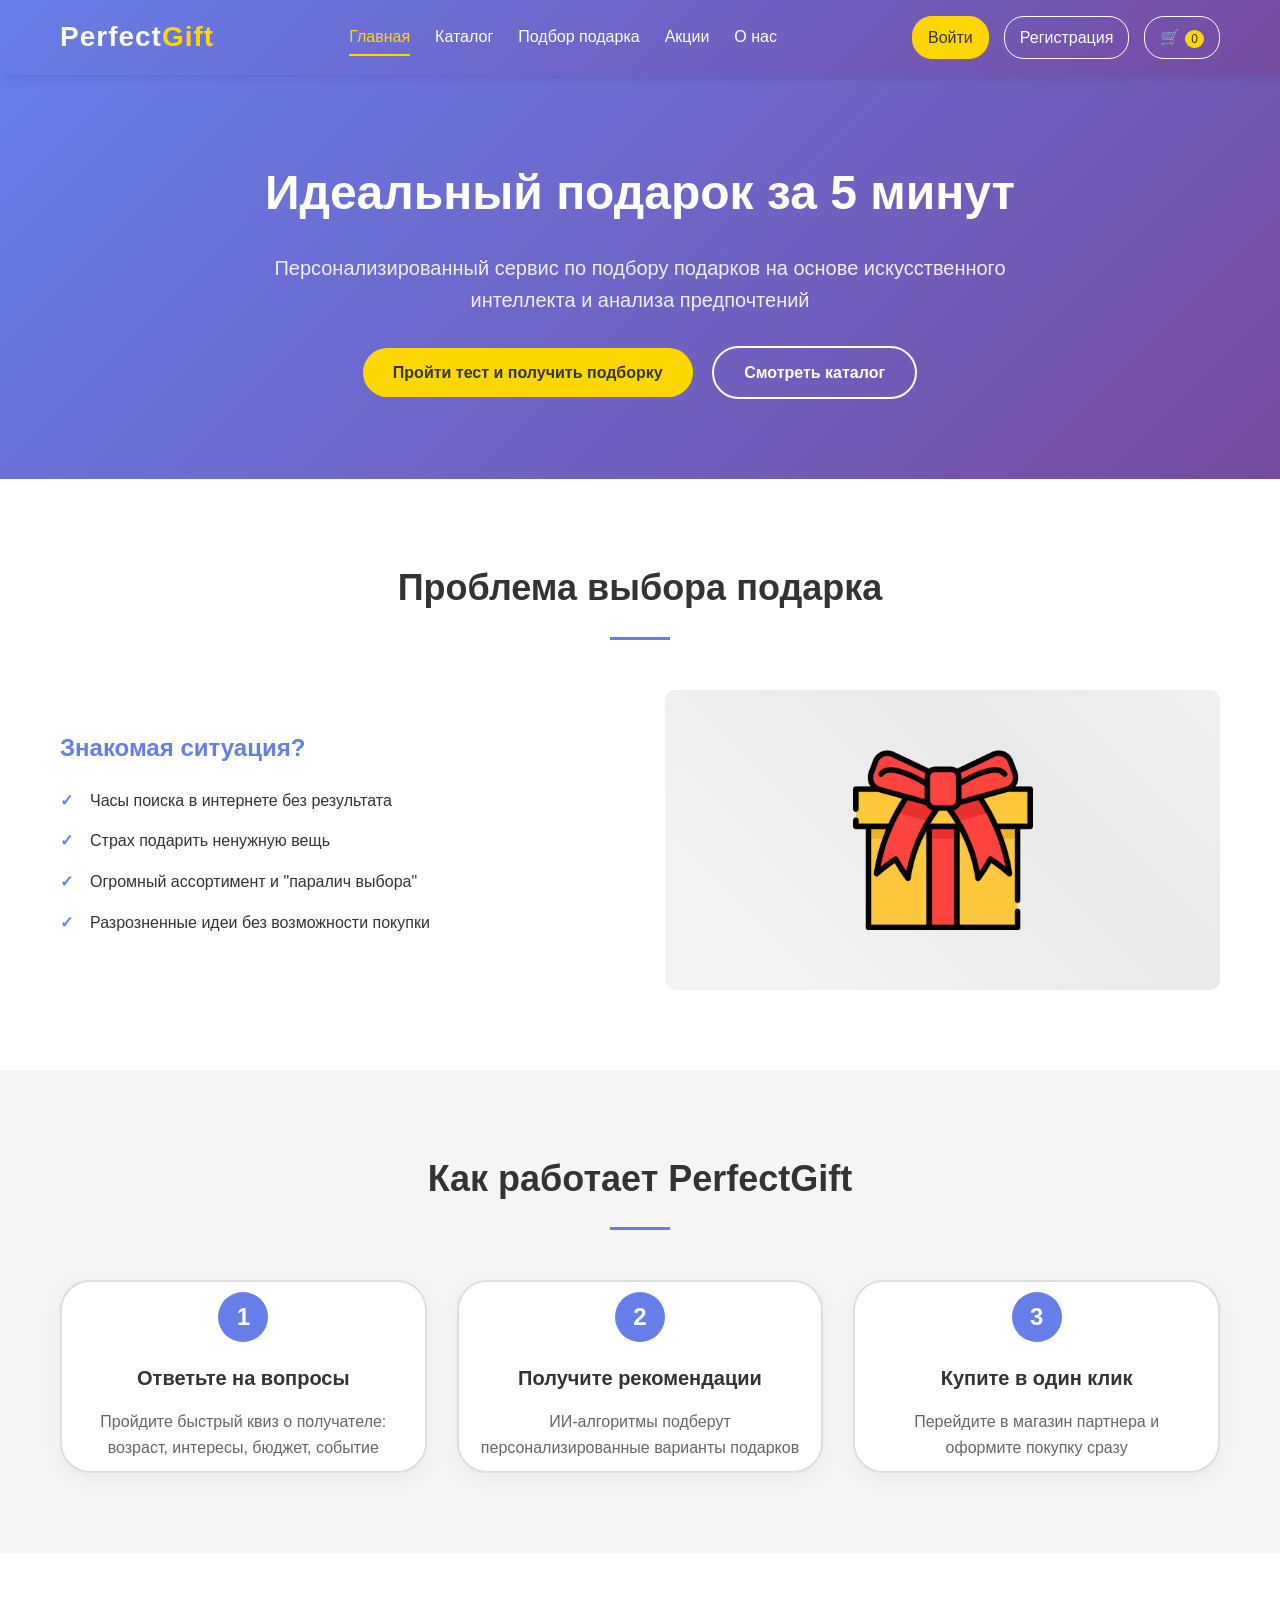
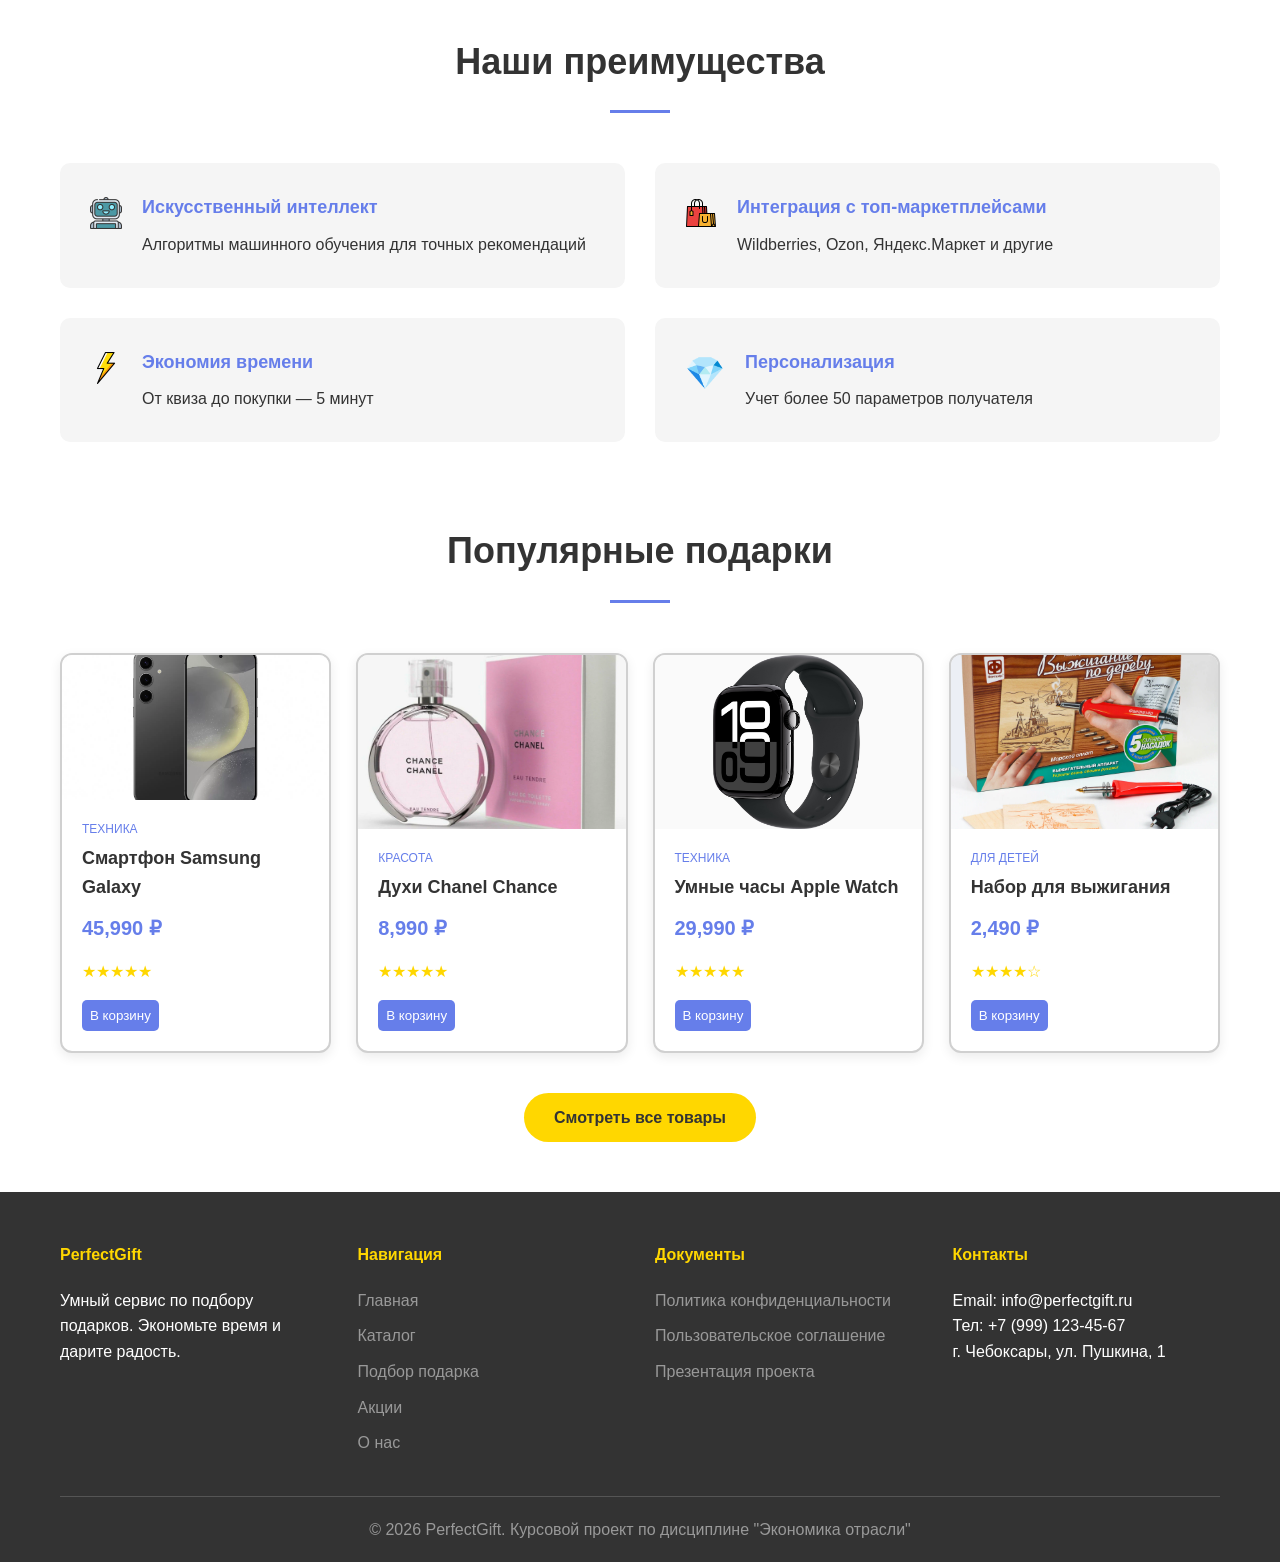
<file: index.html>
<!DOCTYPE html>
<html lang="ru">
<head>
    <meta charset="UTF-8">
    <meta name="viewport" content="width=device-width, initial-scale=1.0">
    <title>PerfectGift - умный подбор подарков</title>
    <link rel="stylesheet" href="assets/css/style.css">
</head>
<body>
    <!-- Шапка -->
    <header>
        <div class="container header-content">
            <div class="logo"><a href="index.html">Perfect<span>Gift</span></a></div>
            <div class="nav">
                <a href="index.html" class="active">Главная</a>
                <a href="catalog.html">Каталог</a>
                <a href="test.html">Подбор подарка</a>
                <a href="promotions.html">Акции</a>
                <a href="about.html">О нас</a>
            </div>
            <div class="user-actions">
                
            </div>
        </div>
    </header>

    <!-- Герой-секция -->
    <section class="hero">
        <div class="container">
            <h1>Идеальный подарок за 5 минут</h1>
            <p>Персонализированный сервис по подбору подарков на основе искусственного интеллекта и анализа предпочтений</p>
            <a href="test.html" class="btn" onclick="scrollToSection('test')">Пройти тест и получить подборку</a>
            <a href="catalog.html" class="btn btn-outline">Смотреть каталог</a>
        </div>
    </section>

    <!-- Проблема -->
    <section class="problem">
        <div class="container">
            <h2 class="section-title">Проблема выбора подарка</h2>
            <div class="problem-content">
                <div class="problem-text">
                    <h3>Знакомая ситуация?</h3>
                    <ul>
                        <li onclick="showNotification('Часы поиска в интернете без результата - мы решим это!')">Часы поиска в интернете без результата</li>
                        <li onclick="showNotification('Страх подарить ненужную вещь - наши алгоритмы учтут все предпочтения')">Страх подарить ненужную вещь</li>
                        <li onclick="showNotification('Огромный ассортимент и паралич выбора - мы отфильтруем лишнее')">Огромный ассортимент и "паралич выбора"</li>
                        <li onclick="showNotification('Разрозненные идеи без возможности покупки - у нас всё в одном месте')">Разрозненные идеи без возможности покупки</li>
                    </ul>
                </div>
                <div class="problem-image" onclick="showNotification('Давайте вместе найдем идеальный подарок!')">
                    <img src="assets/images/present-icon.png">
                </div>
            </div>
        </div>
    </section>

    <!-- Как это работает -->
    <section class="how-it-works">
        <div class="container">
            <h2 class="section-title">Как работает PerfectGift</h2>
            <div class="steps">
                <div class="step" onclick="showNotification('Шаг 1: Ответьте на несколько вопросов о получателе')">
                    <div class="step-number">1</div>
                    <h3>Ответьте на вопросы</h3>
                    <p>Пройдите быстрый квиз о получателе: возраст, интересы, бюджет, событие</p>
                </div>
                <div class="step" onclick="showNotification('Шаг 2: Мы подберем идеальные варианты')">
                    <div class="step-number">2</div>
                    <h3>Получите рекомендации</h3>
                    <p>ИИ-алгоритмы подберут персонализированные варианты подарков</p>
                </div>
                <div class="step" onclick="showNotification('Шаг 3: Купите в один клик!')">
                    <div class="step-number">3</div>
                    <h3>Купите в один клик</h3>
                    <p>Перейдите в магазин партнера и оформите покупку сразу</p>
                </div>
            </div>
        </div>
    </section>

    <!-- Преимущества -->
    <section class="advantages">
        <div class="container">
            <h2 class="section-title">Наши преимущества</h2>
            
            <div class="advantages-grid">
                <div class="advantage-item" onclick="showNotification('Искусственный интеллект подбирает подарки с точностью 95%')">
                    <div class="advantage-icon"><img src="assets/images/robot-icon.png" alt="Искусственный интеллект" style="width: 32px; height: 32px;"></div>
                    <div class="advantage-text">
                        <h3>Искусственный интеллект</h3>
                        <p>Алгоритмы машинного обучения для точных рекомендаций</p>
                    </div>
                </div>
                <div class="advantage-item" onclick="showNotification('Интеграция с Wildberries, Ozon, Яндекс.Маркет и другими')">
                    <div class="advantage-icon"><img src="assets/images/pack-icon.png" alt="Интеграция с маркетплейсами" style="width: 32px; height: 32px;"></div>
                    <div class="advantage-text">
                        <h3>Интеграция с топ-маркетплейсами</h3>
                        <p>Wildberries, Ozon, Яндекс.Маркет и другие</p>
                    </div>
                </div>
                <div class="advantage-item" onclick="showNotification('Среднее время подбора подарка - 5 минут')">
                    <div class="advantage-icon"><img src="assets/images/light-icon.png" alt="Экономия времени" style="width: 32px; height: 32px;"></div>
                    <div class="advantage-text">
                        <h3>Экономия времени</h3>
                        <p>От квиза до покупки — 5 минут</p>
                    </div>
                </div>
                <div class="advantage-item" onclick="showNotification('Учитываем возраст, интересы, хобби, бюджет и повод')">
                    <div class="advantage-icon">💎</div>
                    <div class="advantage-text">
                        <h3>Персонализация</h3>
                        <p>Учет более 50 параметров получателя</p>
                    </div>
                </div>
            </div>
        </div>
    </section>

    <!-- Товары для главной (популярные) -->
    <section class="catalog-page" style="padding-top: 0;">
        <div class="container">
            <h2 class="section-title">Популярные подарки</h2>
            
            <div class="catalog-grid" id="popularProducts">
                <!-- JS заполнит популярные товары -->
            </div>
            
            <div style="text-align: center; margin-top: 30px;">
                <a href="catalog.html" class="btn">Смотреть все товары</a>
            </div>
        </div>
    </section>

    <!-- Подвал -->
    <footer>
        <div class="container">
            <div class="footer-content">
                <div class="footer-column">
                    <h4>PerfectGift</h4>
                    <p>Умный сервис по подбору подарков. Экономьте время и дарите радость.</p>
                </div>
                <div class="footer-column">
                    <h4>Навигация</h4>
                    <a href="index.html">Главная</a>
                    <a href="catalog.html">Каталог</a>
                    <a href="index.html#test">Подбор подарка</a>
                    <a href="promotions.html">Акции</a>
                    <a href="about.html">О нас</a>
                </div>
                <div class="footer-column">
                    <h4>Документы</h4>
                    <a href="#" onclick="showNotification('Политика конфиденциальности')">Политика конфиденциальности</a>
                    <a href="#" onclick="showNotification('Пользовательское соглашение')">Пользовательское соглашение</a>
                    <a href="#" onclick="showNotification('Презентация проекта')">Презентация проекта</a>
                </div>
                <div class="footer-column">
                    <h4>Контакты</h4>
                    <p>Email: info@perfectgift.ru</p>
                    <p>Тел: +7 (999) 123-45-67</p>
                    <p>г. Чебоксары, ул. Пушкина, 1</p>
                </div>
            </div>
            <div class="copyright">
                © 2026 PerfectGift. Курсовой проект по дисциплине "Экономика отрасли"
            </div>
        </div>
    </footer>

    <!-- Уведомление -->
    <div class="notification" id="notification"></div>

    <script src="assets/js/main.js"></script>
<script>
    // Дополнительный код для главной страницы
    document.addEventListener('DOMContentLoaded', function() {
        // Показываем популярные товары на главной
        const popularGrid = document.getElementById('popularProducts');
        if (popularGrid) {
            // Ждем загрузки products из main.js
            setTimeout(function() {
                if (typeof products !== 'undefined' && products.length > 0) {
                    const popularProducts = products.slice(0, 4);
                    popularGrid.innerHTML = popularProducts.map(product => `
                        <div class="product-card">
                            <a href="product.html?id=${product.id}" class="product-image">
                                <img src="${product.image}" alt="${product.name}" style="width: 100%; height: 100%; object-fit: cover;" onerror="this.onerror=null; this.parentElement.innerHTML='📷'; this.parentElement.style.fontSize='48px'; this.parentElement.style.display='flex'; this.parentElement.style.alignItems='center'; this.parentElement.style.justifyContent='center';">
                            </a>
                            <div class="product-info">
                                <div class="product-category">${product.category}</div>
                                <div class="product-title"><a href="product.html?id=${product.id}">${product.name}</a></div>
                                <div class="product-price">${product.price.toLocaleString()} ₽</div>
                                <div class="product-rating">${'★'.repeat(product.rating)}${'☆'.repeat(5-product.rating)}</div>
                                <button class="add-to-cart" onclick="addToCart(${product.id})">В корзину</button>
                            </div>
                        </div>
                    `).join('');
                } else {
                    // Если products еще не загружен, используем fallback
                    console.log('Products not loaded yet, using fallback');
                    const fallbackProducts = [
                        { id: 1, name: 'Смартфон Samsung Galaxy', category: 'Техника', price: 45990, rating: 5, image: 'assets/images/phone.webp' },
                        { id: 2, name: 'Духи Chanel Chance', category: 'Красота', price: 8990, rating: 5, image: 'assets/images/chanel.webp' },
                        { id: 3, name: 'Умные часы Apple Watch', category: 'Техника', price: 29990, rating: 5, image: 'assets/images/watch.jpg' },
                        { id: 4, name: 'Набор для выжигания', category: 'Для детей', price: 2490, rating: 4, image: 'assets/images/wood.webp' }
                    ];
                    popularGrid.innerHTML = fallbackProducts.map(product => `
                        <div class="product-card">
                            <a href="product.html?id=${product.id}" class="product-image">
                                <img src="${product.image}" alt="${product.name}" style="width: 100%; height: 100%; object-fit: cover;" onerror="this.parentElement.innerHTML='📷'; this.parentElement.style.fontSize='48px'; this.parentElement.style.display='flex'; this.parentElement.style.alignItems='center'; this.parentElement.style.justifyContent='center';">
                            </a>
                            <div class="product-info">
                                <div class="product-category">${product.category}</div>
                                <div class="product-title"><a href="product.html?id=${product.id}">${product.name}</a></div>
                                <div class="product-price">${product.price.toLocaleString()} ₽</div>
                                <div class="product-rating">${'★'.repeat(product.rating)}${'☆'.repeat(5-product.rating)}</div>
                                <button class="add-to-cart" onclick="addToCart(${product.id})">В корзину</button>
                            </div>
                        </div>
                    `).join('');
                }
            }, 200);
        }
    });
</script>
</body>
</html>
</file>
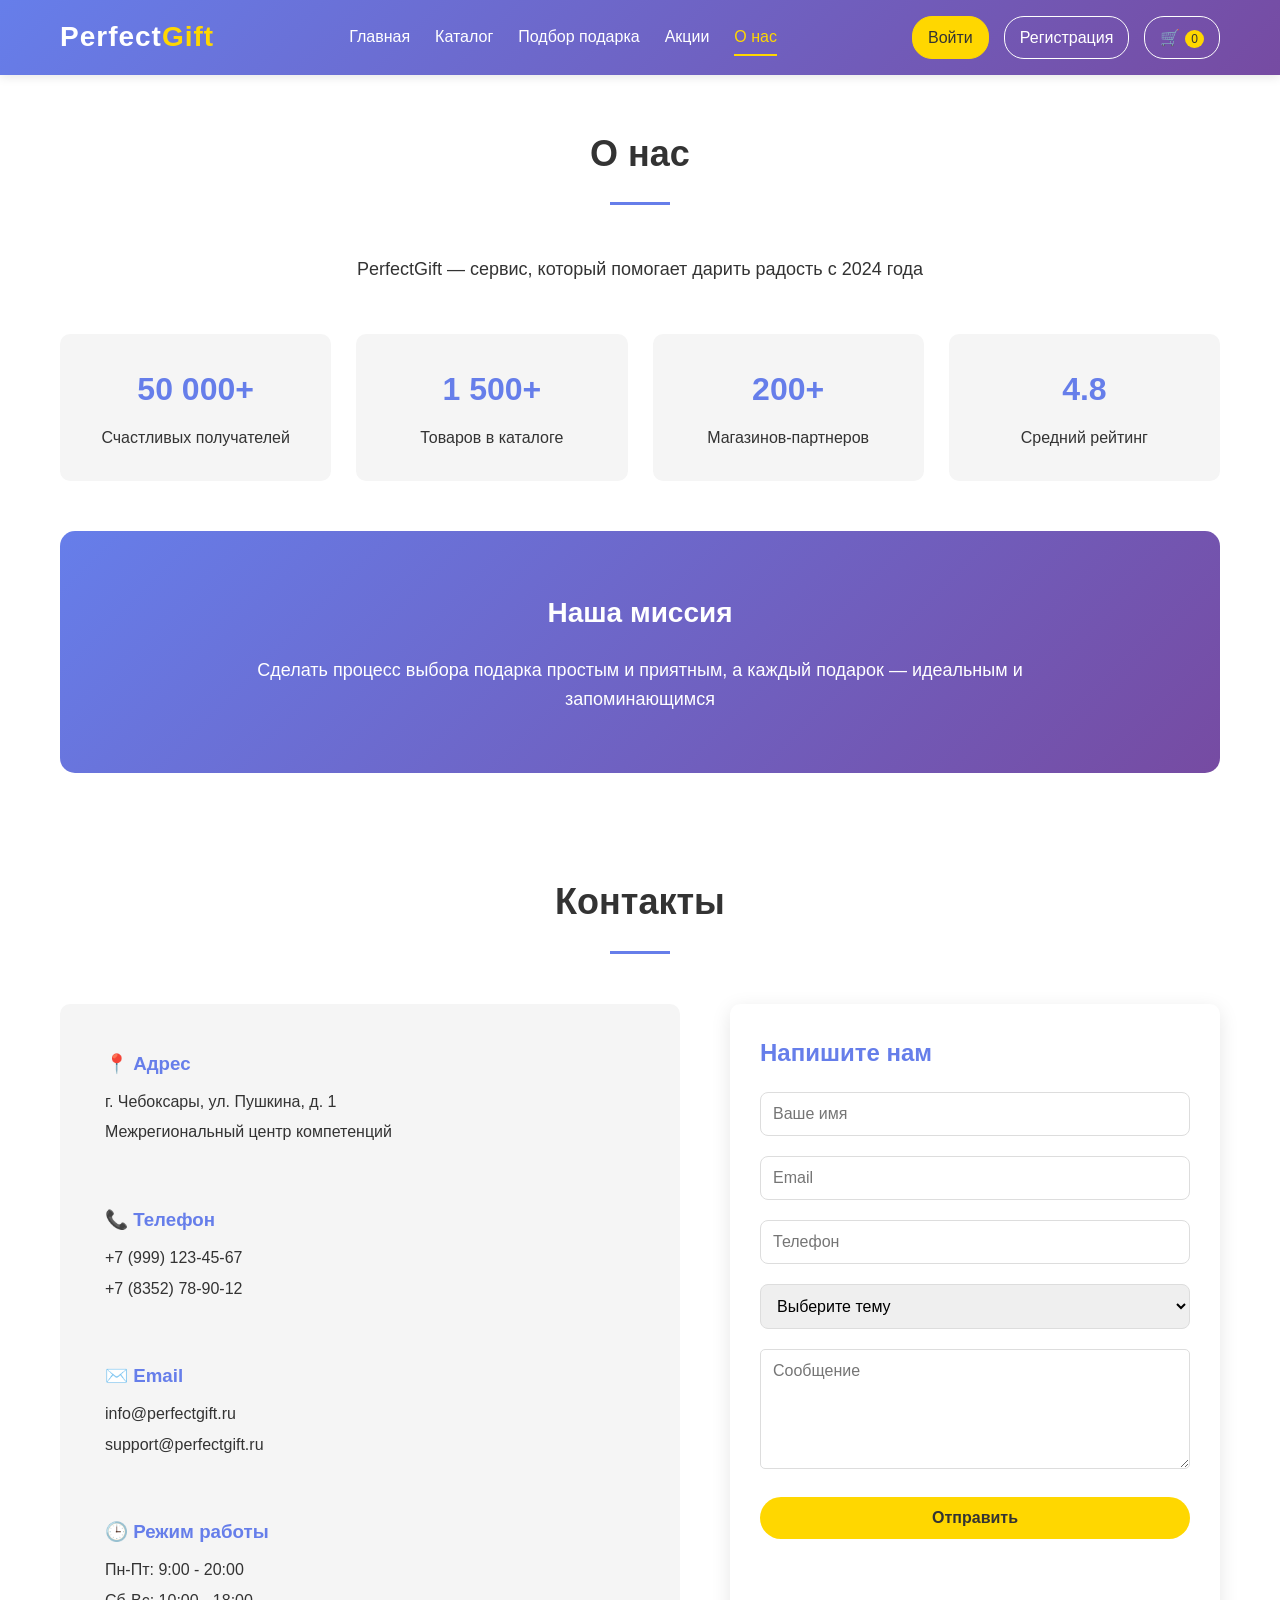
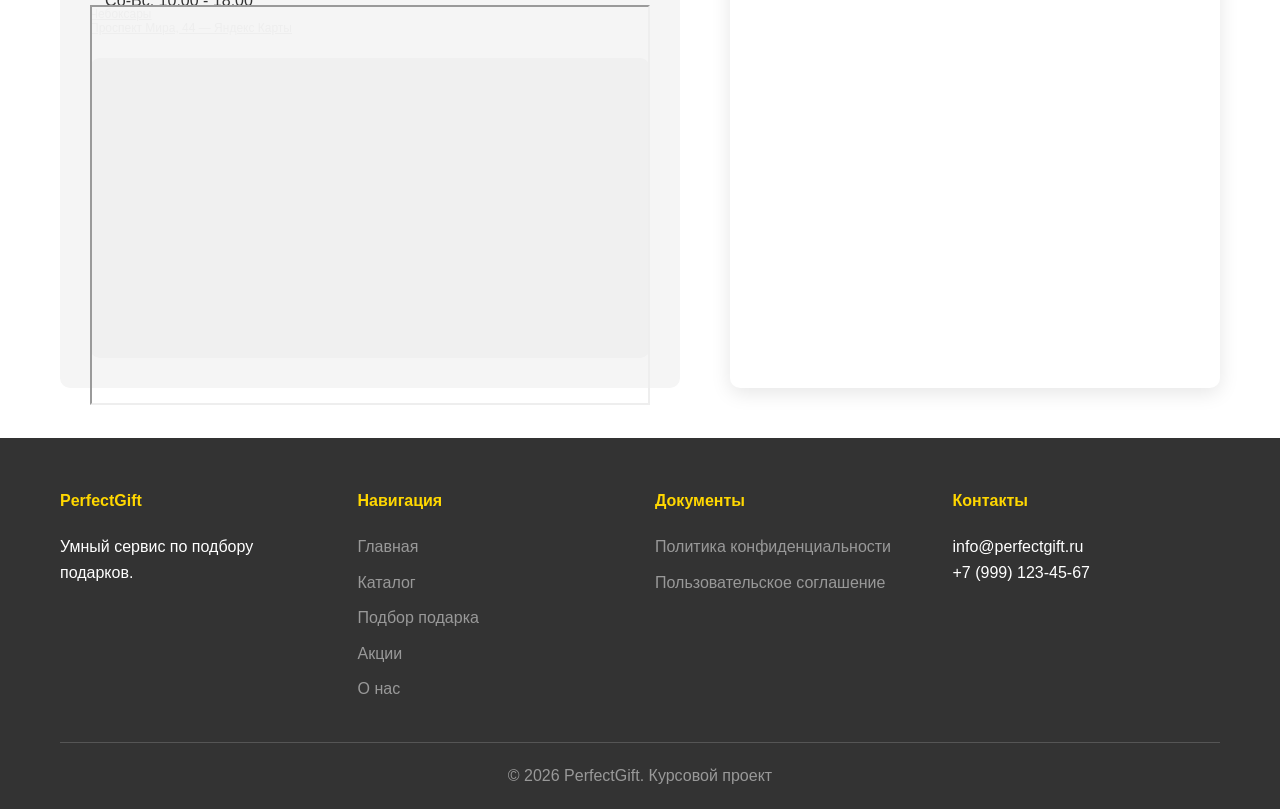
<file: about.html>
<!DOCTYPE html>
<html lang="ru">
<head>
    <meta charset="UTF-8">
    <meta name="viewport" content="width=device-width, initial-scale=1.0">
    <title>О нас - PerfectGift</title>
    <link rel="stylesheet" href="assets/css/style.css">
</head>
<body>
    <header>
        <div class="container header-content">
            <div class="logo"><a href="index.html">Perfect<span>Gift</span></a></div>
            <div class="nav">
                <a href="index.html">Главная</a>
                <a href="catalog.html">Каталог</a>
                <a href="test.html">Подбор подарка</a>
                <a href="promotions.html">Акции</a>
                <a href="about.html" class="active">О нас</a>
            </div>
            <div class="user-actions">
                
            </div>
        </div>
    </header>

    <section class="about-page">
        <div class="container">
            <div class="about-header">
                <h2 class="section-title">О нас</h2>
                <p style="font-size: 18px;">PerfectGift — сервис, который помогает дарить радость с 2024 года</p>
            </div>

            <div class="about-stats">
                <div class="stat-item" onclick="showNotification('Более 50 000 счастливых получателей подарков!')">
                    <div class="stat-number">50 000+</div>
                    <div>Счастливых получателей</div>
                </div>
                <div class="stat-item" onclick="showNotification('В нашем каталоге более 1500 товаров на любой вкус')">
                    <div class="stat-number">1 500+</div>
                    <div>Товаров в каталоге</div>
                </div>
                <div class="stat-item" onclick="showNotification('Более 200 магазинов-партнеров')">
                    <div class="stat-number">200+</div>
                    <div>Магазинов-партнеров</div>
                </div>
                <div class="stat-item" onclick="showNotification('Средний рейтинг 4.8 на основе отзывов пользователей')">
                    <div class="stat-number">4.8</div>
                    <div>Средний рейтинг</div>
                </div>
            </div>

            <div class="about-mission">
                <h3>Наша миссия</h3>
                <p style="font-size: 18px; max-width: 800px; margin: 0 auto;">Сделать процесс выбора подарка простым и приятным, а каждый подарок — идеальным и запоминающимся</p>
            </div>

        </div>
    </section>

    <!-- Контакты -->
    <section class="contact-page" style="padding-top: 0;">
        <div class="container">
            <h2 class="section-title">Контакты</h2>
            
            <div class="contact-grid">
                <div class="contact-info">
                    <div class="contact-item" onclick="copyToClipboard('г. Чебоксары, ул. Пушкина, д. 1')">
                        <h3>📍 Адрес</h3>
                        <p>г. Чебоксары, ул. Пушкина, д. 1</p>
                        <p>Межрегиональный центр компетенций</p>
                    </div>
                    
                    <div class="contact-item" onclick="copyToClipboard('+7 (999) 123-45-67')">
                        <h3>📞 Телефон</h3>
                        <p>+7 (999) 123-45-67</p>
                        <p>+7 (8352) 78-90-12</p>
                    </div>
                    
                    <div class="contact-item" onclick="copyToClipboard('info@perfectgift.ru')">
                        <h3>✉️ Email</h3>
                        <p>info@perfectgift.ru</p>
                        <p>support@perfectgift.ru</p>
                    </div>
                    
                    <div class="contact-item">
                        <h3>🕒 Режим работы</h3>
                        <p>Пн-Пт: 9:00 - 20:00</p>
                        <p>Сб-Вс: 10:00 - 18:00</p>
                    </div>
                    
                    <div class="map-placeholder" onclick="showNotification('Карта будет доступна в ближайшее время')">
                        <div style="position:relative;overflow:hidden;"><a href="https://yandex.ru/maps/45/cheboksary/?utm_medium=mapframe&utm_source=maps" style="color:#eee;font-size:12px;position:absolute;top:0px;">Чебоксары</a><a href="https://yandex.ru/maps/45/cheboksary/house/prospekt_mira_44/YE4YdABnSUAPQFtsfX1weHRkZA==/?ll=47.277058%2C56.119870&utm_medium=mapframe&utm_source=maps&z=17.13" style="color:#eee;font-size:12px;position:absolute;top:14px;">Проспект Мира, 44 — Яндекс Карты</a><iframe src="https://yandex.ru/map-widget/v1/?ll=47.277058%2C56.119870&mode=search&ol=geo&ouri=ymapsbm1%3A%2F%2Fgeo%3Fdata%3DCgg1NjAxMzEyNhJ70KDQvtGB0YHQuNGPLCDQp9GD0LLQsNGI0YHQutCw0Y8g0KDQtdGB0L_Rg9Cx0LvQuNC60LAg4oCUINCn0YPQstCw0YjQuNGPLCDQp9C10LHQvtC60YHQsNGA0YssINC_0YDQvtGB0L_QtdC60YIg0JzQuNGA0LAsIDQ0IgoNths9QhW_emBC&z=17.13" width="560" height="400" frameborder="1" allowfullscreen="true" style="position:relative;"></iframe></div>
                    </div>
                </div>
                
                <div class="contact-form">
                    <h2>Напишите нам</h2>
                    <form id="contactForm" onsubmit="handleContactForm(event)">
                        <div class="form-group">
                            <input type="text" placeholder="Ваше имя" required id="contactName">
                        </div>
                        <div class="form-group">
                            <input type="email" placeholder="Email" required id="contactEmail">
                        </div>
                        <div class="form-group">
                            <input type="tel" placeholder="Телефон" id="contactPhone">
                        </div>
                        <div class="form-group">
                            <select id="contactSubject">
                                <option>Выберите тему</option>
                                <option>Вопрос о сервисе</option>
                                <option>Сотрудничество</option>
                                <option>Техническая поддержка</option>
                                <option>Предложение</option>
                            </select>
                        </div>
                        <div class="form-group">
                            <textarea placeholder="Сообщение" required id="contactMessage"></textarea>
                        </div>
                        <button type="submit" class="btn" style="width: 100%;">Отправить</button>
                    </form>
                </div>
            </div>
        </div>
    </section>

    <footer>
        <div class="container">
            <div class="footer-content">
                <div class="footer-column">
                    <h4>PerfectGift</h4>
                    <p>Умный сервис по подбору подарков.</p>
                </div>
                <div class="footer-column">
                    <h4>Навигация</h4>
                    <a href="index.html">Главная</a>
                    <a href="catalog.html">Каталог</a>
                    <a href="index.html#test">Подбор подарка</a>
                    <a href="promotions.html">Акции</a>
                    <a href="about.html">О нас</a>
                </div>
                <div class="footer-column">
                    <h4>Документы</h4>
                    <a href="#" onclick="showNotification('Политика конфиденциальности')">Политика конфиденциальности</a>
                    <a href="#" onclick="showNotification('Пользовательское соглашение')">Пользовательское соглашение</a>
                </div>
                <div class="footer-column">
                    <h4>Контакты</h4>
                    <p>info@perfectgift.ru</p>
                    <p>+7 (999) 123-45-67</p>
                </div>
            </div>
            <div class="copyright">
                © 2026 PerfectGift. Курсовой проект
            </div>
        </div>
    </footer>

    <div class="notification" id="notification"></div>

    <script src="assets/js/main.js"></script>
</body>
</html>
</file>
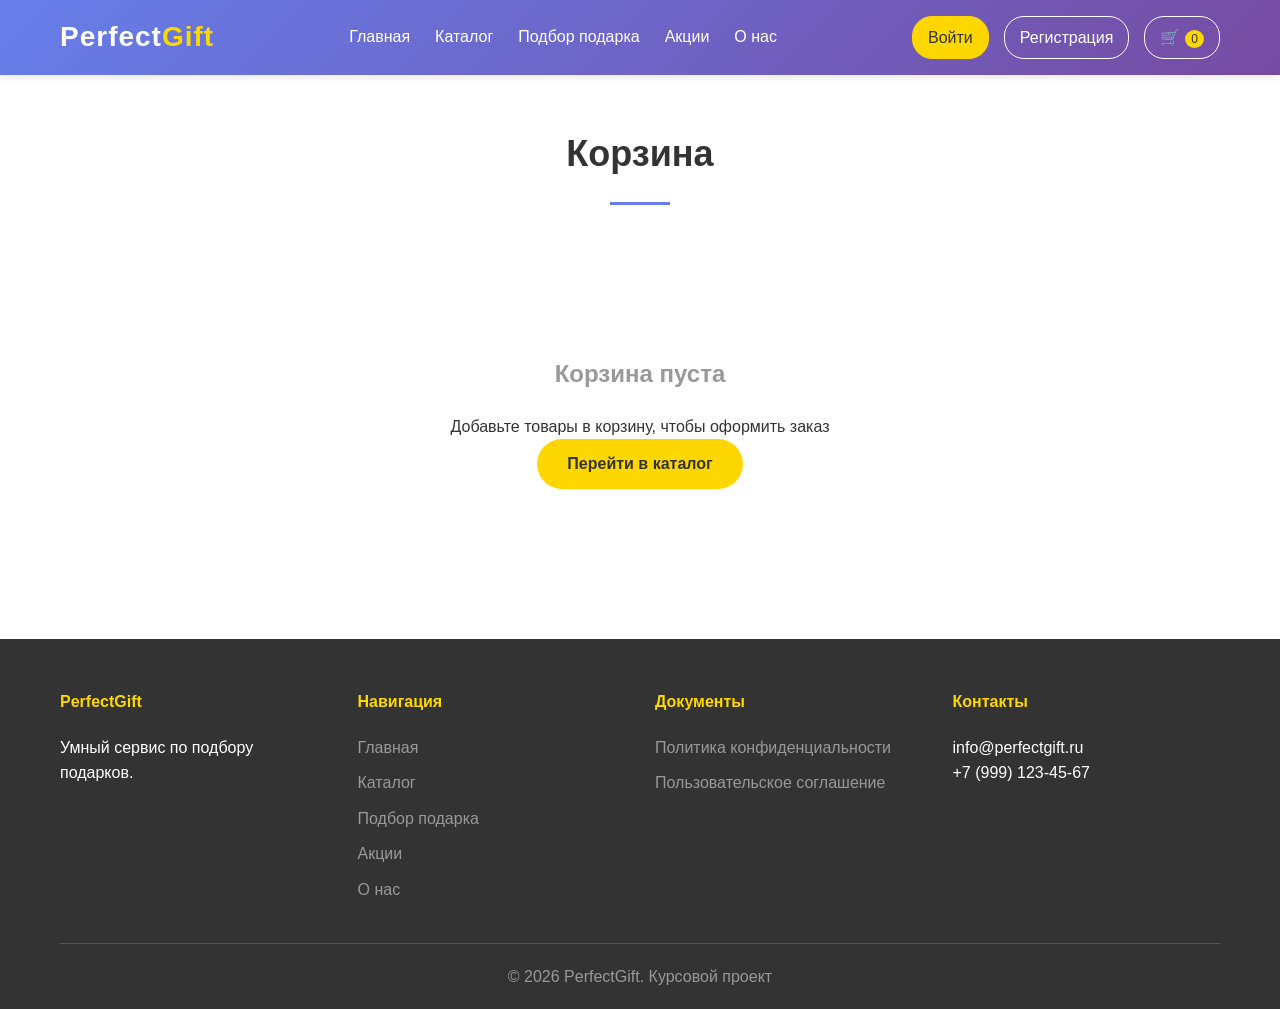
<file: cart.html>
<!DOCTYPE html>
<html lang="ru">
<head>
    <meta charset="UTF-8">
    <meta name="viewport" content="width=device-width, initial-scale=1.0">
    <title>Корзина - PerfectGift</title>
    <link rel="stylesheet" href="assets/css/style.css">
</head>
<body>
    <header>
        <div class="container header-content">
            <div class="logo"><a href="index.html">Perfect<span>Gift</span></a></div>
            <div class="nav">
                <a href="index.html">Главная</a>
                <a href="catalog.html">Каталог</a>
                <a href="test.html">Подбор подарка</a>
                <a href="promotions.html">Акции</a>
                <a href="about.html">О нас</a>
            </div>
            <div class="user-actions">
                
            </div>
        </div>
    </header>

    <section class="cart-page">
        <div class="container">
            <h2 class="section-title">Корзина</h2>
            
            <div id="cartContainer">
                
            </div>
        </div>
    </section>

    <footer>
        <div class="container">
            <div class="footer-content">
                <div class="footer-column">
                    <h4>PerfectGift</h4>
                    <p>Умный сервис по подбору подарков.</p>
                </div>
                <div class="footer-column">
                    <h4>Навигация</h4>
                    <a href="index.html">Главная</a>
                    <a href="catalog.html">Каталог</a>
                    <a href="index.html#test">Подбор подарка</a>
                    <a href="promotions.html">Акции</a>
                    <a href="about.html">О нас</a>
                </div>
                <div class="footer-column">
                    <h4>Документы</h4>
                    <a href="#" onclick="showNotification('Политика конфиденциальности')">Политика конфиденциальности</a>
                    <a href="#" onclick="showNotification('Пользовательское соглашение')">Пользовательское соглашение</a>
                </div>
                <div class="footer-column">
                    <h4>Контакты</h4>
                    <p>info@perfectgift.ru</p>
                    <p>+7 (999) 123-45-67</p>
                </div>
            </div>
            <div class="copyright">
                © 2026 PerfectGift. Курсовой проект
            </div>
        </div>
    </footer>

    <div class="notification" id="notification"></div>

    <script src="assets/js/main.js"></script>
</body>
</html>
</file>
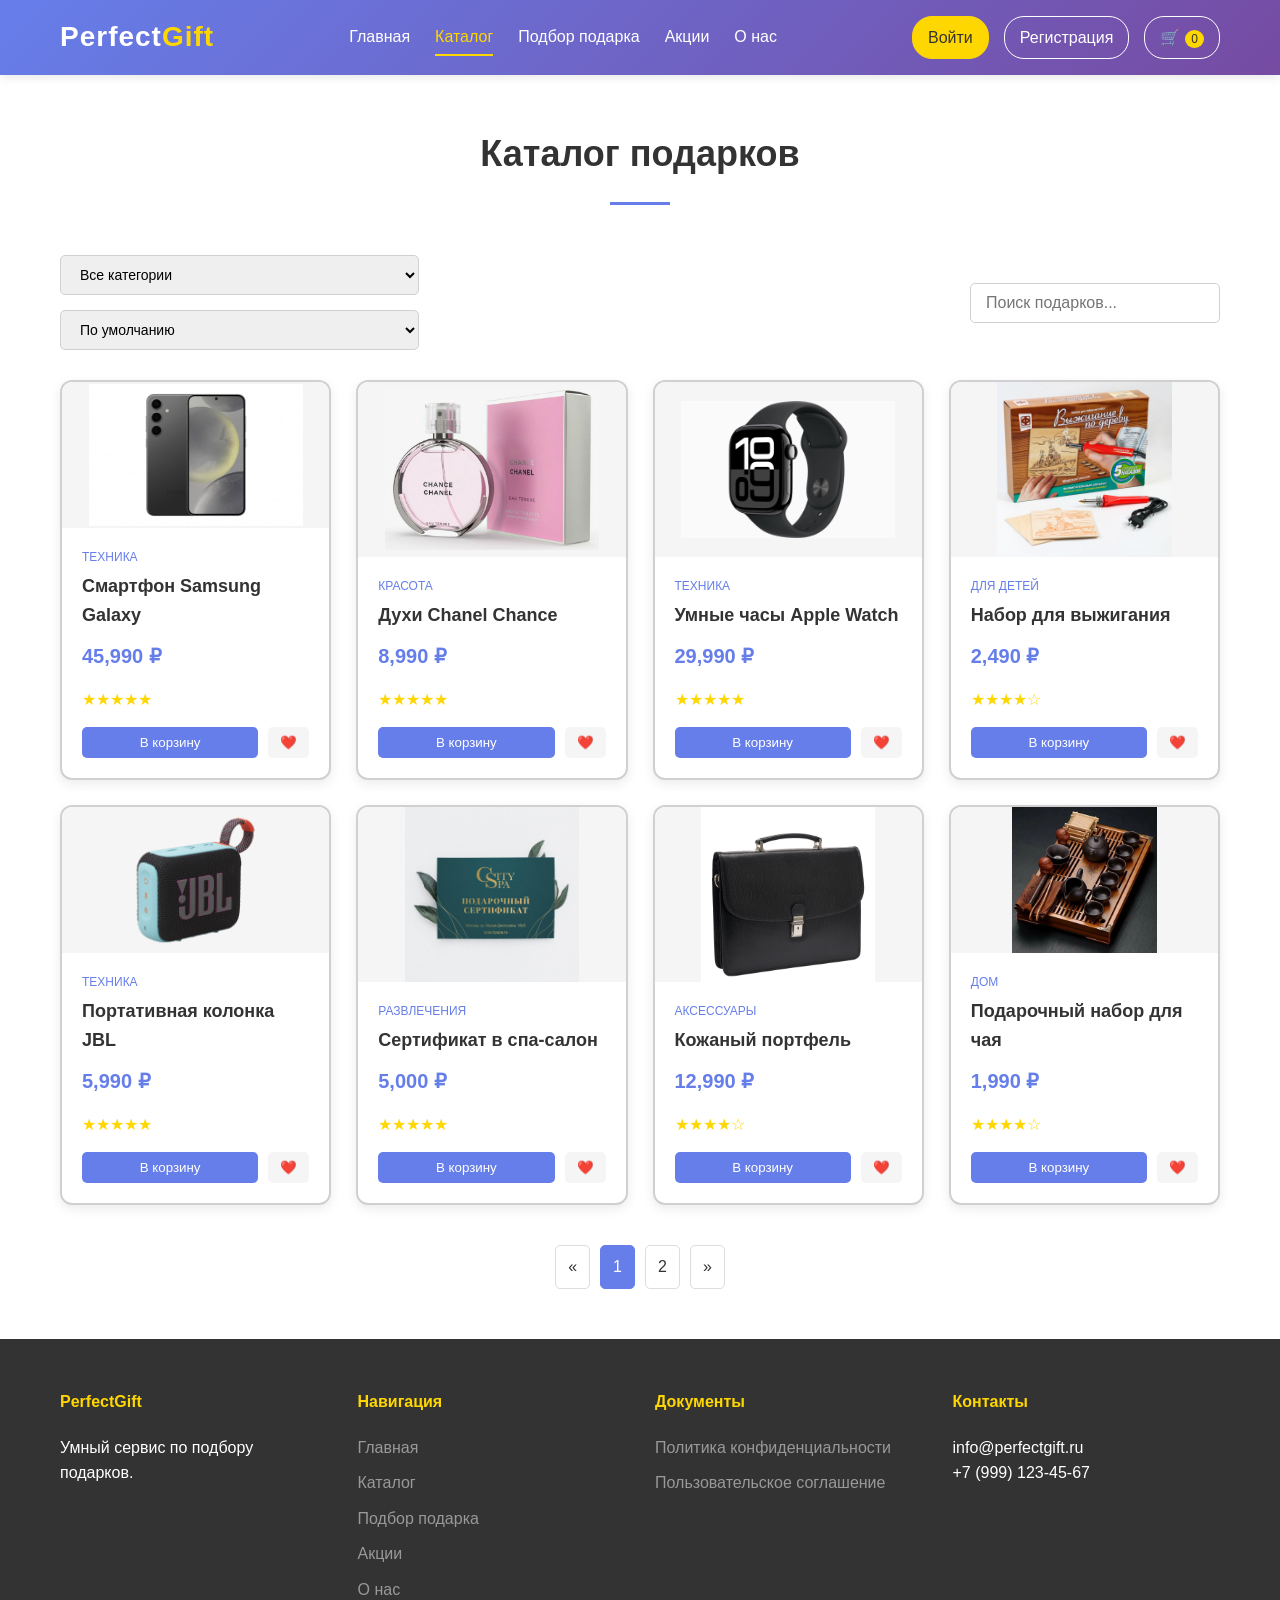
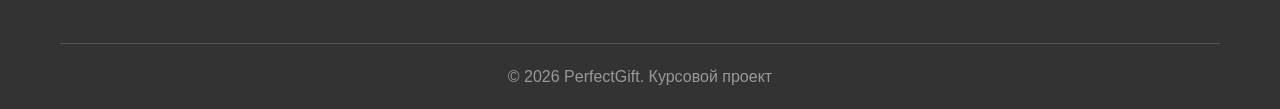
<file: catalog.html>
<!DOCTYPE html>
<html lang="ru">
<head>
    <meta charset="UTF-8">
    <meta name="viewport" content="width=device-width, initial-scale=1.0">
    <title>Каталог подарков - PerfectGift</title>
    <link rel="stylesheet" href="assets/css/style.css">
</head>
<body>
    <header>
        <div class="container header-content">
            <div class="logo"><a href="index.html">Perfect<span>Gift</span></a></div>
            <div class="nav">
                <a href="index.html">Главная</a>
                <a href="catalog.html" class="active">Каталог</a>
                <a href="test.html">Подбор подарка</a>
                <a href="promotions.html">Акции</a>
                <a href="about.html">О нас</a>
            </div>
            <div class="user-actions">
                
            </div>
        </div>
    </header>

    <section class="catalog-page">
        <div class="container">
            <h2 class="section-title">Каталог подарков</h2>
            
            <div class="catalog-header">
                <div class="catalog-filters">
                    <select class="filter-select" id="categoryFilter" onchange="filterProducts()">
                        <option value="all">Все категории</option>
                        <option value="Техника">Техника</option>
                        <option value="Красота">Красота</option>
                        <option value="Аксессуары">Аксессуары</option>
                        <option value="Книги">Книги</option>
                        <option value="Для детей">Для детей</option>
                        <option value="Ювелирка">Ювелирка</option>
                        <option value="Развлечения">Развлечения</option>
                    </select>
                    <select class="filter-select" id="sortFilter" onchange="sortProducts()">
                        <option value="default">По умолчанию</option>
                        <option value="priceAsc">По цене (возрастание)</option>
                        <option value="priceDesc">По цене (убывание)</option>
                        <option value="rating">По рейтингу</option>
                    </select>
                </div>
                <input type="text" class="search-input" id="searchInput" placeholder="Поиск подарков..." onkeyup="searchProducts()">
            </div>

            <div class="catalog-grid" id="catalogGrid">
                
            </div>

            <div class="pagination" id="pagination">
                
            </div>
        </div>
    </section>

    <footer>
        <div class="container">
            <div class="footer-content">
                <div class="footer-column">
                    <h4>PerfectGift</h4>
                    <p>Умный сервис по подбору подарков.</p>
                </div>
                <div class="footer-column">
                    <h4>Навигация</h4>
                    <a href="index.html">Главная</a>
                    <a href="catalog.html">Каталог</a>
                    <a href="index.html#test">Подбор подарка</a>
                    <a href="promotions.html">Акции</a>
                    <a href="about.html">О нас</a>
                </div>
                <div class="footer-column">
                    <h4>Документы</h4>
                    <a href="#" onclick="showNotification('Политика конфиденциальности')">Политика конфиденциальности</a>
                    <a href="#" onclick="showNotification('Пользовательское соглашение')">Пользовательское соглашение</a>
                </div>
                <div class="footer-column">
                    <h4>Контакты</h4>
                    <p>info@perfectgift.ru</p>
                    <p>+7 (999) 123-45-67</p>
                </div>
            </div>
            <div class="copyright">
                © 2026 PerfectGift. Курсовой проект
            </div>
        </div>
    </footer>

    <div class="notification" id="notification"></div>

    <script src="assets/js/main.js"></script>
    
</body>
</html>
</file>
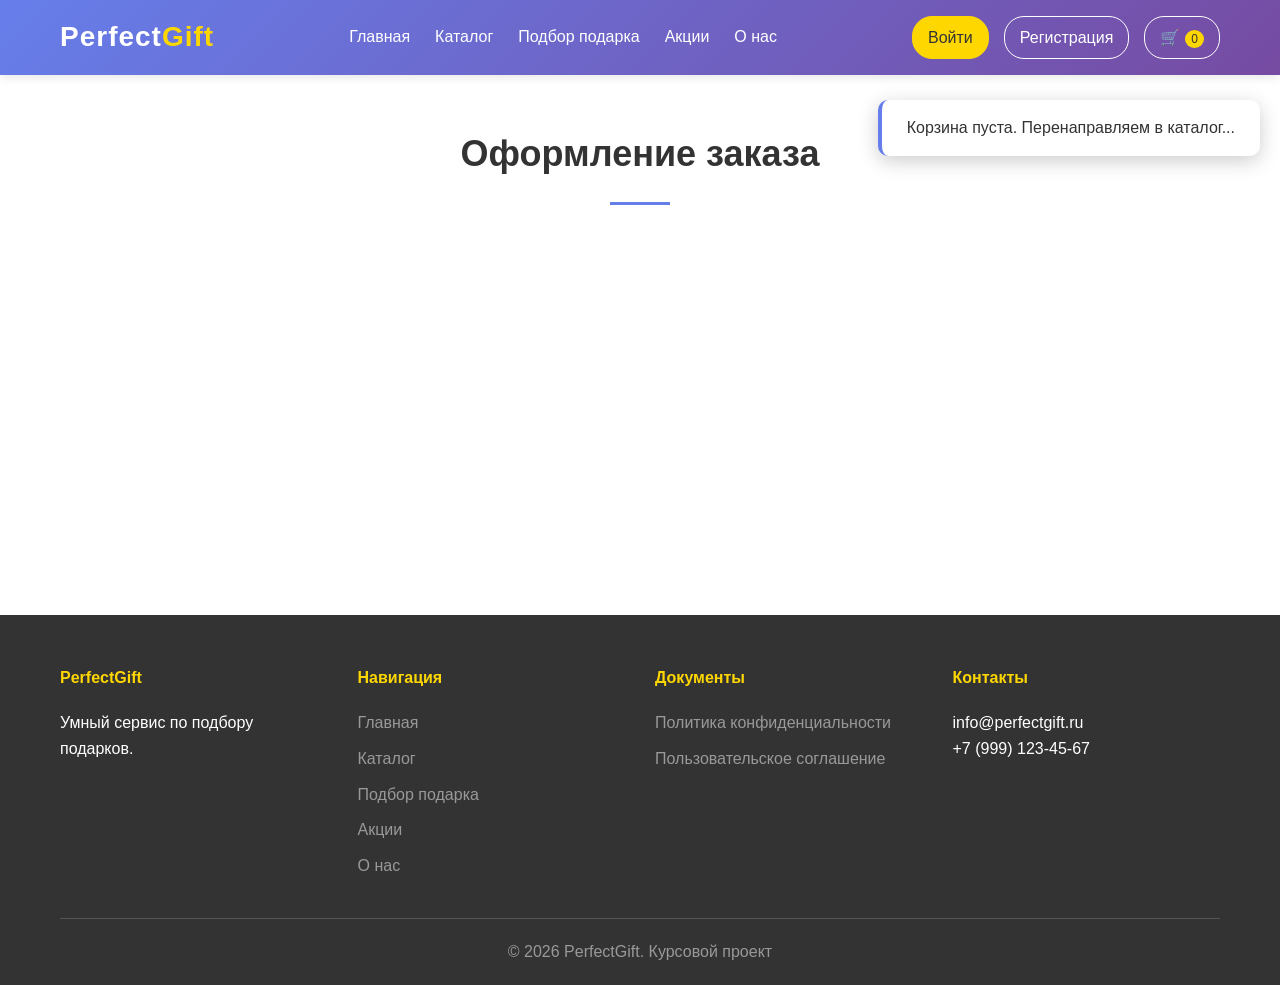
<file: checkout.html>
<!DOCTYPE html>
<html lang="ru">
<head>
    <meta charset="UTF-8">
    <meta name="viewport" content="width=device-width, initial-scale=1.0">
    <title>Оформление заказа - PerfectGift</title>
    <link rel="stylesheet" href="assets/css/style.css">
</head>
<body>
    <header>
        <div class="container header-content">
            <div class="logo"><a href="index.html">Perfect<span>Gift</span></a></div>
            <div class="nav">
                <a href="index.html">Главная</a>
                <a href="catalog.html">Каталог</a>
                <a href="index.html#test">Подбор подарка</a>
                <a href="promotions.html">Акции</a>
                <a href="about.html">О нас</a>
            </div>
            <div class="user-actions">
                
            </div>
        </div>
    </header>

    <section class="checkout-page">
        <div class="container">
            <h2 class="section-title">Оформление заказа</h2>
            
            <div class="checkout-container" id="checkoutContainer">
                
            </div>
        </div>
    </section>

    <footer>
        <div class="container">
            <div class="footer-content">
                <div class="footer-column">
                    <h4>PerfectGift</h4>
                    <p>Умный сервис по подбору подарков.</p>
                </div>
                <div class="footer-column">
                    <h4>Навигация</h4>
                    <a href="index.html">Главная</a>
                    <a href="catalog.html">Каталог</a>
                    <a href="index.html#test">Подбор подарка</a>
                    <a href="promotions.html">Акции</a>
                    <a href="about.html">О нас</a>
                </div>
                <div class="footer-column">
                    <h4>Документы</h4>
                    <a href="#" onclick="showNotification('Политика конфиденциальности')">Политика конфиденциальности</a>
                    <a href="#" onclick="showNotification('Пользовательское соглашение')">Пользовательское соглашение</a>
                </div>
                <div class="footer-column">
                    <h4>Контакты</h4>
                    <p>info@perfectgift.ru</p>
                    <p>+7 (999) 123-45-67</p>
                </div>
            </div>
            <div class="copyright">
                © 2026 PerfectGift. Курсовой проект
            </div>
        </div>
    </footer>

    <div class="notification" id="notification"></div>

    <script src="assets/js/main.js"></script>
    <script>
        document.addEventListener('DOMContentLoaded', function() {
            initCheckoutPage();
        });

        function initCheckoutPage() {
            const cart = JSON.parse(localStorage.getItem('cart')) || [];
            const checkoutContainer = document.getElementById('checkoutContainer');
            
            if (cart.length === 0) {
                showNotification('Корзина пуста. Перенаправляем в каталог...');
                setTimeout(() => {
                    window.location.href = 'catalog.html';
                }, 1500);
                return;
            }

            let subtotal = 0;
            cart.forEach(item => {
                subtotal += item.price;
            });
            
            const deliveryCost = subtotal > 5000 ? 0 : 350;
            const total = subtotal + deliveryCost;

            checkoutContainer.innerHTML = `
                <div class="checkout-steps">
                    <div class="checkout-steps-indicator">
                        <div class="step active">1. Корзина</div>
                        <div class="step active">2. Оформление</div>
                        <div class="step">3. Завершение</div>
                    </div>
                </div>
                
                <div class="checkout-grid">
                    <!-- Форма оформления -->
                    <div class="checkout-form">
                        <h3>Контактные данные</h3>
                        
                        <form id="checkoutForm" onsubmit="submitOrder(event)">
                            <div class="form-row">
                                <div class="form-group">
                                    <label>Имя *</label>
                                    <input type="text" id="checkoutFirstName" placeholder="Иван" required>
                                </div>
                                <div class="form-group">
                                    <label>Фамилия *</label>
                                    <input type="text" id="checkoutLastName" placeholder="Петров" required>
                                </div>
                            </div>
                            
                            <div class="form-group">
                                <label>Email *</label>
                                <input type="email" id="checkoutEmail" placeholder="ivan@example.com" required>
                            </div>
                            
                            <div class="form-group">
                                <label>Телефон *</label>
                                <input type="tel" id="checkoutPhone" placeholder="+7 (999) 123-45-67" required>
                            </div>
                            
                            <h3 style="margin-top: 30px;">Способ доставки</h3>
                            
                            <div class="delivery-options">
                                <div class="delivery-option" onclick="selectDelivery('courier')">
                                    <input type="radio" name="delivery" id="deliveryCourier" value="courier" checked>
                                    <div class="delivery-option-content">
                                        <div class="delivery-option-header">
                                            <span class="delivery-option-title">Курьером</span>
                                            <span class="delivery-option-price">${deliveryCost === 0 ? 'Бесплатно' : '350 ₽'}</span>
                                        </div>
                                        <div class="delivery-option-desc">Доставка курьером до двери. Срок: 1-3 дня</div>
                                    </div>
                                </div>
                                
                                <div class="delivery-option" onclick="selectDelivery('pickup')">
                                    <input type="radio" name="delivery" id="deliveryPickup" value="pickup">
                                    <div class="delivery-option-content">
                                        <div class="delivery-option-header">
                                            <span class="delivery-option-title">Самовывоз</span>
                                            <span class="delivery-option-price">Бесплатно</span>
                                        </div>
                                        <div class="delivery-option-desc">г. Чебоксары, ул. Пушкина, д. 1 (Межрегиональный центр компетенций)</div>
                                    </div>
                                </div>
                                
                                <div class="delivery-option" onclick="selectDelivery('post')">
                                    <input type="radio" name="delivery" id="deliveryPost" value="post">
                                    <div class="delivery-option-content">
                                        <div class="delivery-option-header">
                                            <span class="delivery-option-title">Почта России</span>
                                            <span class="delivery-option-price">от 400 ₽</span>
                                        </div>
                                        <div class="delivery-option-desc">Доставка почтой по всей России. Срок: 5-14 дней</div>
                                    </div>
                                </div>
                            </div>
                            
                            <div id="deliveryAddress" style="display: none;">
                                <h3 style="margin-top: 30px;">Адрес доставки</h3>
                                
                                <div class="form-row">
                                    <div class="form-group">
                                        <label>Город *</label>
                                        <input type="text" id="checkoutCity" placeholder="Москва">
                                    </div>
                                    <div class="form-group">
                                        <label>Улица *</label>
                                        <input type="text" id="checkoutStreet" placeholder="ул. Пушкина">
                                    </div>
                                </div>
                                
                                <div class="form-row">
                                    <div class="form-group">
                                        <label>Дом *</label>
                                        <input type="text" id="checkoutHouse" placeholder="1">
                                    </div>
                                    <div class="form-group">
                                        <label>Квартира</label>
                                        <input type="text" id="checkoutApartment" placeholder="42">
                                    </div>
                                    <div class="form-group">
                                        <label>Индекс</label>
                                        <input type="text" id="checkoutZip" placeholder="123456">
                                    </div>
                                </div>
                            </div>
                            
                            <h3 style="margin-top: 30px;">Способ оплаты</h3>
                            
                            <div class="payment-options">
                                <div class="payment-option" onclick="selectPayment('card')">
                                    <input type="radio" name="payment" id="paymentCard" value="card" checked>
                                    <div class="payment-option-content">
                                        <span class="payment-option-icon">💳</span>
                                        <div>
                                            <div class="payment-option-title">Банковской картой</div>
                                            <div class="payment-option-desc">Visa, MasterCard, МИР</div>
                                        </div>
                                    </div>
                                </div>
                                
                                <div class="payment-option" onclick="selectPayment('cash')">
                                    <input type="radio" name="payment" id="paymentCash" value="cash">
                                    <div class="payment-option-content">
                                        <span class="payment-option-icon">💵</span>
                                        <div>
                                            <div class="payment-option-title">Наличными при получении</div>
                                            <div class="payment-option-desc">Оплата курьеру наличными</div>
                                        </div>
                                    </div>
                                </div>
                                
                                <div class="payment-option" onclick="selectPayment('online')">
                                    <input type="radio" name="payment" id="paymentOnline" value="online">
                                    <div class="payment-option-content">
                                        <span class="payment-option-icon">🏦</span>
                                        <div>
                                            <div class="payment-option-title">Электронные кошельки</div>
                                            <div class="payment-option-desc">ЮMoney, WebMoney, QIWI</div>
                                        </div>
                                    </div>
                                </div>
                            </div>
                            
                            <h3 style="margin-top: 30px;">Комментарий к заказу</h3>
                            
                            <div class="form-group">
                                <textarea id="checkoutComment" placeholder="Пожелания по доставке, цвет упаковки и т.д." rows="3"></textarea>
                            </div>
                            
                            <div class="form-group checkbox-group">
                                <input type="checkbox" id="agreeTerms" required>
                                <label for="agreeTerms">Я согласен с <a href="#" onclick="showNotification('Пользовательское соглашение')">условиями</a> обработки персональных данных и пользовательским соглашением *</label>
                            </div>
                            
                            <div class="form-group checkbox-group">
                                <input type="checkbox" id="subscribeNews">
                                <label for="subscribeNews">Хочу получать новости о скидках и акциях</label>
                            </div>
                            
                            <button type="submit" class="btn submit-order-btn">Подтвердить заказ</button>
                        </form>
                    </div>
                    
                    <!-- Сводка заказа -->
                    <div class="order-summary">
                        <h3>Ваш заказ</h3>
                        
                        <div class="order-items" id="orderItems">
                            <!-- Товары из корзины -->
                        </div>
                        
                        <div class="summary-divider"></div>
                        
                        <div class="summary-row">
                            <span>Товары (${cart.length})</span>
                            <span>${subtotal.toLocaleString()} ₽</span>
                        </div>
                        
                        <div class="summary-row" id="deliveryRow">
                            <span>Доставка</span>
                            <span>${deliveryCost === 0 ? 'Бесплатно' : deliveryCost.toLocaleString() + ' ₽'}</span>
                        </div>
                        
                        <div class="summary-row promo-row">
                            <span>Промокод</span>
                            <div class="promo-input-group">
                                <input type="text" id="promoCodeInput" placeholder="Введите промокод">
                                <button class="promo-apply-btn" onclick="applyPromoCode()">Применить</button>
                            </div>
                        </div>
                        
                        <div class="summary-row promo-discount" id="promoDiscountRow" style="display: none;">
                            <span>Скидка по промокоду</span>
                            <span id="promoDiscountAmount">-0 ₽</span>
                        </div>
                        
                        <div class="summary-row total">
                            <span>Итого</span>
                            <span id="totalAmount">${total.toLocaleString()} ₽</span>
                        </div>
                        
                        <div class="payment-security">
                            <div class="security-icon">🔒</div>
                            <div class="security-text">
                                <strong>Безопасная оплата</strong>
                                <span>Ваши платежные данные защищены</span>
                            </div>
                        </div>
                    </div>
                </div>
            `;

                const orderItems = document.getElementById('orderItems');
            orderItems.innerHTML = cart.map(item => `
                <div class="order-item">
                    <div class="order-item-image">
                        <img src="${item.image}" alt="${item.name}" style="width: 100%; height: 100%; object-fit: cover;" onerror="this.onerror=null; this.parentElement.innerHTML='${getEmojiForCategory(item.category)}'; this.parentElement.style.fontSize='32px'; this.parentElement.style.display='flex'; this.parentElement.style.alignItems='center'; this.parentElement.style.justifyContent='center';">
                    </div>
                    <div class="order-item-info">
                        <div class="order-item-title"><a href="product.html?id=${item.id}">${item.name}</a></div>
                        <div class="order-item-price">${item.price.toLocaleString()} ₽</div>
                    </div>
                </div>
            `).join('');
        }

        window.selectDelivery = function(type) {
            document.getElementById('deliveryCourier').checked = (type === 'courier');
            document.getElementById('deliveryPickup').checked = (type === 'pickup');
            document.getElementById('deliveryPost').checked = (type === 'post');
            
            const addressBlock = document.getElementById('deliveryAddress');
            if (type === 'courier') {
                addressBlock.style.display = 'block';
                document.getElementById('checkoutCity').required = true;
                document.getElementById('checkoutStreet').required = true;
                document.getElementById('checkoutHouse').required = true;
            } else {
                addressBlock.style.display = 'none';
                document.getElementById('checkoutCity').required = false;
                document.getElementById('checkoutStreet').required = false;
                document.getElementById('checkoutHouse').required = false;
            }
        };

        window.selectPayment = function(type) {
            document.getElementById('paymentCard').checked = (type === 'card');
            document.getElementById('paymentCash').checked = (type === 'cash');
            document.getElementById('paymentOnline').checked = (type === 'online');
        };

        window.applyPromoCode = function() {
            const promoInput = document.getElementById('promoCodeInput');
            const promoCode = promoInput.value.trim().toUpperCase();
            
            const validPromos = {
                'GIFT15': 15, 
                'WELCOME10': 10, 
                'FREEDELIVERY': 'delivery' 
            };
            
            if (validPromos.hasOwnProperty(promoCode)) {
                if (promoCode === 'FREEDELIVERY') {
                    const deliveryRow = document.getElementById('deliveryRow');
                    const deliverySpan = deliveryRow.querySelector('span:last-child');
                    deliverySpan.textContent = 'Бесплатно (промокод)';
                    
                    const totalElement = document.getElementById('totalAmount');
                    const currentTotal = parseInt(totalElement.textContent.replace(/[^\d]/g, ''));
                    const deliveryCost = 350; 
                    totalElement.textContent = (currentTotal - deliveryCost).toLocaleString() + ' ₽';
                    
                    showNotification('Промокод применен! Доставка бесплатно');
                } else {
                    const discountPercent = validPromos[promoCode];
                    
                    const cart = JSON.parse(localStorage.getItem('cart')) || [];
                    const subtotal = cart.reduce((sum, item) => sum + item.price, 0);
                    
                    const discountAmount = Math.round(subtotal * discountPercent / 100);
                    
                    const discountRow = document.getElementById('promoDiscountRow');
                    discountRow.style.display = 'flex';
                    document.getElementById('promoDiscountAmount').textContent = `-${discountAmount.toLocaleString()} ₽`;
                    
                    const deliveryCost = document.getElementById('deliveryRow').querySelector('span:last-child').textContent.includes('Бесплатно') ? 0 : 350;
                    const total = subtotal - discountAmount + deliveryCost;
                    document.getElementById('totalAmount').textContent = total.toLocaleString() + ' ₽';
                    
                    showNotification(`Промокод применен! Скидка ${discountPercent}%`);
                }
                
                promoInput.disabled = true;
                document.querySelector('.promo-apply-btn').disabled = true;
            } else {
                showNotification('Неверный промокод');
            }
        };

        window.submitOrder = function(event) {
            event.preventDefault();
            
            const firstName = document.getElementById('checkoutFirstName').value;
            const lastName = document.getElementById('checkoutLastName').value;
            const email = document.getElementById('checkoutEmail').value;
            const phone = document.getElementById('checkoutPhone').value;
            
            let deliveryMethod = 'Курьером';
            let deliveryAddress = '';
            
            if (document.getElementById('deliveryCourier').checked) {
                const city = document.getElementById('checkoutCity').value;
                const street = document.getElementById('checkoutStreet').value;
                const house = document.getElementById('checkoutHouse').value;
                const apartment = document.getElementById('checkoutApartment').value;
                const zip = document.getElementById('checkoutZip').value;
                
                deliveryAddress = `${city}, ${street}, д. ${house}`;
                if (apartment) deliveryAddress += `, кв. ${apartment}`;
                if (zip) deliveryAddress += `, индекс ${zip}`;
            } else if (document.getElementById('deliveryPickup').checked) {
                deliveryMethod = 'Самовывоз';
                deliveryAddress = 'г. Чебоксары, ул. Пушкина, д. 1';
            } else if (document.getElementById('deliveryPost').checked) {
                deliveryMethod = 'Почта России';
                const city = document.getElementById('checkoutCity').value;
                const street = document.getElementById('checkoutStreet').value;
                const house = document.getElementById('checkoutHouse').value;
                deliveryAddress = `${city}, ${street}, д. ${house}`;
            }
            
            let paymentMethod = 'Картой онлайн';
            if (document.getElementById('paymentCard').checked) paymentMethod = 'Картой онлайн';
            else if (document.getElementById('paymentCash').checked) paymentMethod = 'Наличными при получении';
            else if (document.getElementById('paymentOnline').checked) paymentMethod = 'Электронными деньгами';
            
            const comment = document.getElementById('checkoutComment').value;
            
            const cart = JSON.parse(localStorage.getItem('cart')) || [];
            
            const orderData = {
                customer: {
                    firstName,
                    lastName,
                    email,
                    phone
                },
                delivery: {
                    method: deliveryMethod,
                    address: deliveryAddress
                },
                payment: paymentMethod,
                comment,
                items: cart,
                orderDate: new Date().toLocaleString('ru-RU'),
                orderNumber: 'PG' + Date.now().toString().slice(-8)
            };
            
            const orders = JSON.parse(localStorage.getItem('orders')) || [];
            orders.push(orderData);
            localStorage.setItem('orders', JSON.stringify(orders));
            
            localStorage.setItem('cart', JSON.stringify([]));
            
            showNotification(`Заказ №${orderData.orderNumber} оформлен! Мы отправили подтверждение на ${email}`, 5000);
            
            setTimeout(() => {
                window.location.href = `order-confirmation.html?order=${orderData.orderNumber}`;
            }, 2000);
        };
    </script>
</body>
</html>
</file>
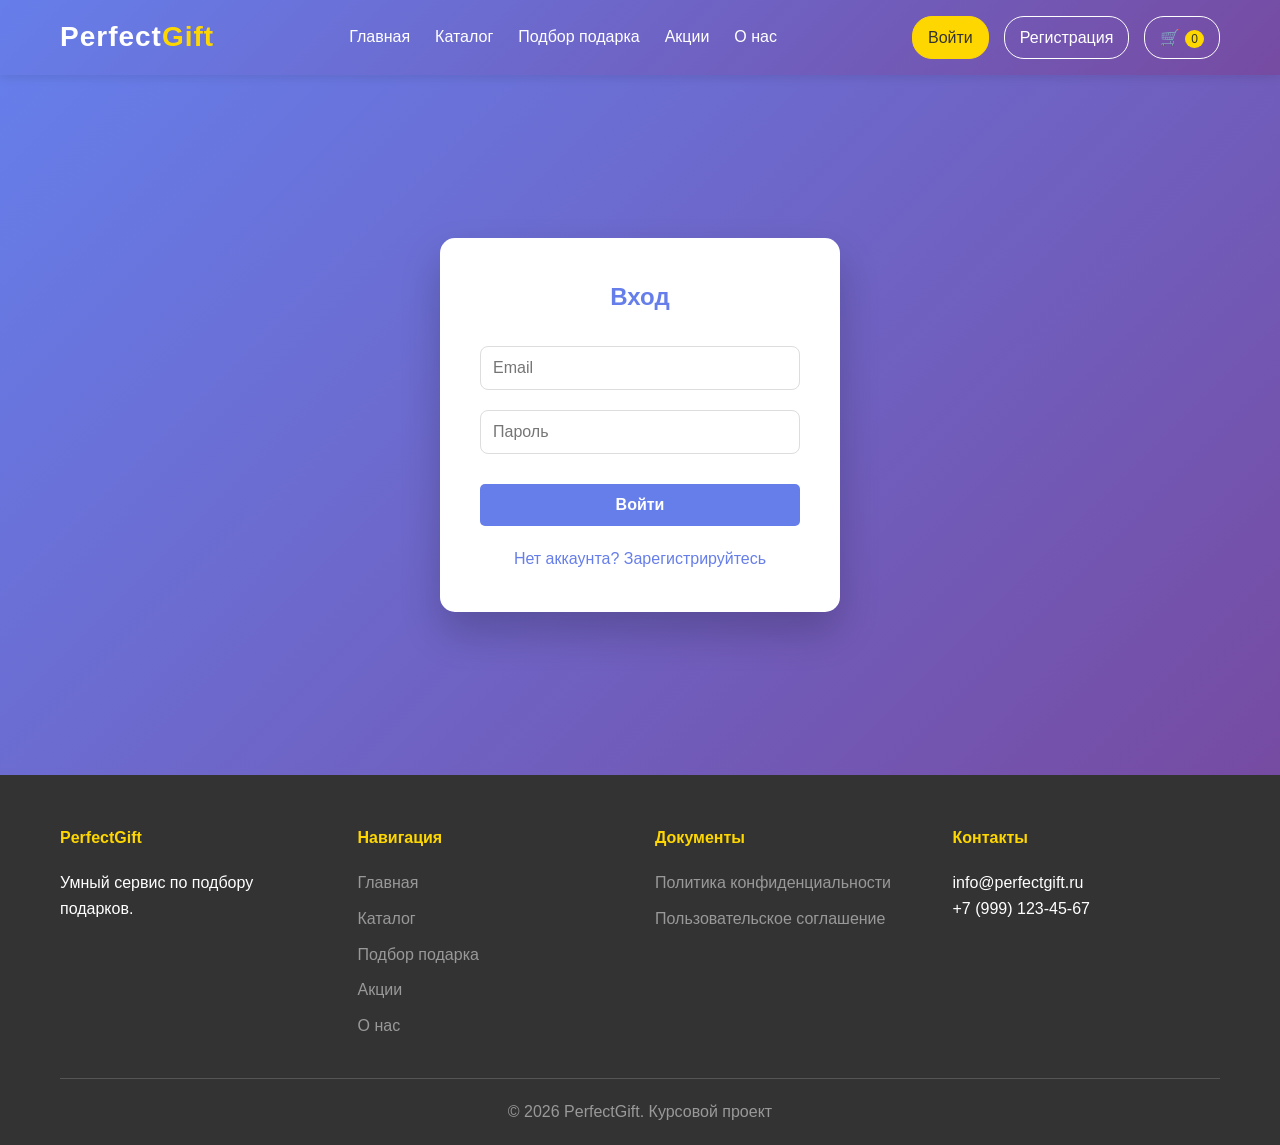
<file: login.html>
<!DOCTYPE html>
<html lang="ru">
<head>
    <meta charset="UTF-8">
    <meta name="viewport" content="width=device-width, initial-scale=1.0">
    <title>Вход - PerfectGift</title>
    <link rel="stylesheet" href="assets/css/style.css">
</head>
<body>
    <header>
        <div class="container header-content">
            <div class="logo"><a href="index.html">Perfect<span>Gift</span></a></div>
            <div class="nav">
                <a href="index.html">Главная</a>
                <a href="catalog.html">Каталог</a>
                <a href="test.html">Подбор подарка</a>
                <a href="promotions.html">Акции</a>
                <a href="about.html">О нас</a>
            </div>
            <div class="user-actions">
                
            </div>
        </div>
    </header>

    <section class="auth-page">
        <div class="auth-container">
            <h1>Вход</h1>
            
            <form class="auth-form" onsubmit="handleLogin(event)">
                <div class="form-group">
                    <input type="email" placeholder="Email" required id="loginEmail">
                </div>
                <div class="form-group">
                    <input type="password" placeholder="Пароль" required id="loginPassword">
                </div>
                <button type="submit">Войти</button>
                
                <div class="auth-links">
                    <a href="register.html">Нет аккаунта? Зарегистрируйтесь</a>
                </div>
            </form>
        </div>
    </section>

    <footer>
        <div class="container">
            <div class="footer-content">
                <div class="footer-column">
                    <h4>PerfectGift</h4>
                    <p>Умный сервис по подбору подарков.</p>
                </div>
                <div class="footer-column">
                    <h4>Навигация</h4>
                    <a href="index.html">Главная</a>
                    <a href="catalog.html">Каталог</a>
                    <a href="test.html">Подбор подарка</a>
                    <a href="promotions.html">Акции</a>
                    <a href="about.html">О нас</a>
                </div>
                <div class="footer-column">
                    <h4>Документы</h4>
                    <a href="#" onclick="showNotification('Политика конфиденциальности')">Политика конфиденциальности</a>
                    <a href="#" onclick="showNotification('Пользовательское соглашение')">Пользовательское соглашение</a>
                </div>
                <div class="footer-column">
                    <h4>Контакты</h4>
                    <p>info@perfectgift.ru</p>
                    <p>+7 (999) 123-45-67</p>
                </div>
            </div>
            <div class="copyright">
                © 2026 PerfectGift. Курсовой проект
            </div>
        </div>
    </footer>

    <div class="notification" id="notification"></div>

    <script src="assets/js/main.js"></script>
    <script>
        function handleLogin(event) {
            event.preventDefault();
            
            const email = document.getElementById('loginEmail').value;
            const password = document.getElementById('loginPassword').value;
            
            const users = JSON.parse(localStorage.getItem('users')) || [];
            const user = users.find(u => u.email === email && u.password === password);
            
            if (user) {
                const currentUser = {
                    isLoggedIn: true,
                    id: user.id,
                    name: user.name,
                    email: user.email,
                    phone: user.phone || '',
                    registeredAt: user.registeredAt,
                    addresses: user.addresses || [],
                    settings: user.settings || { notifications: true, newsletter: false }
                };
                
                localStorage.setItem('currentUser', JSON.stringify(currentUser));
                showNotification(`Добро пожаловать, ${user.name}!`);
                
                setTimeout(() => {
                    window.location.href = 'profile.html';
                }, 1500);
            } else {
                showNotification('Неверный email или пароль');
            }
        }

        document.addEventListener('DOMContentLoaded', function() {
            updateAuthButtons();
            updateCartCount();
        });
    </script>
</body>
</html>
</file>
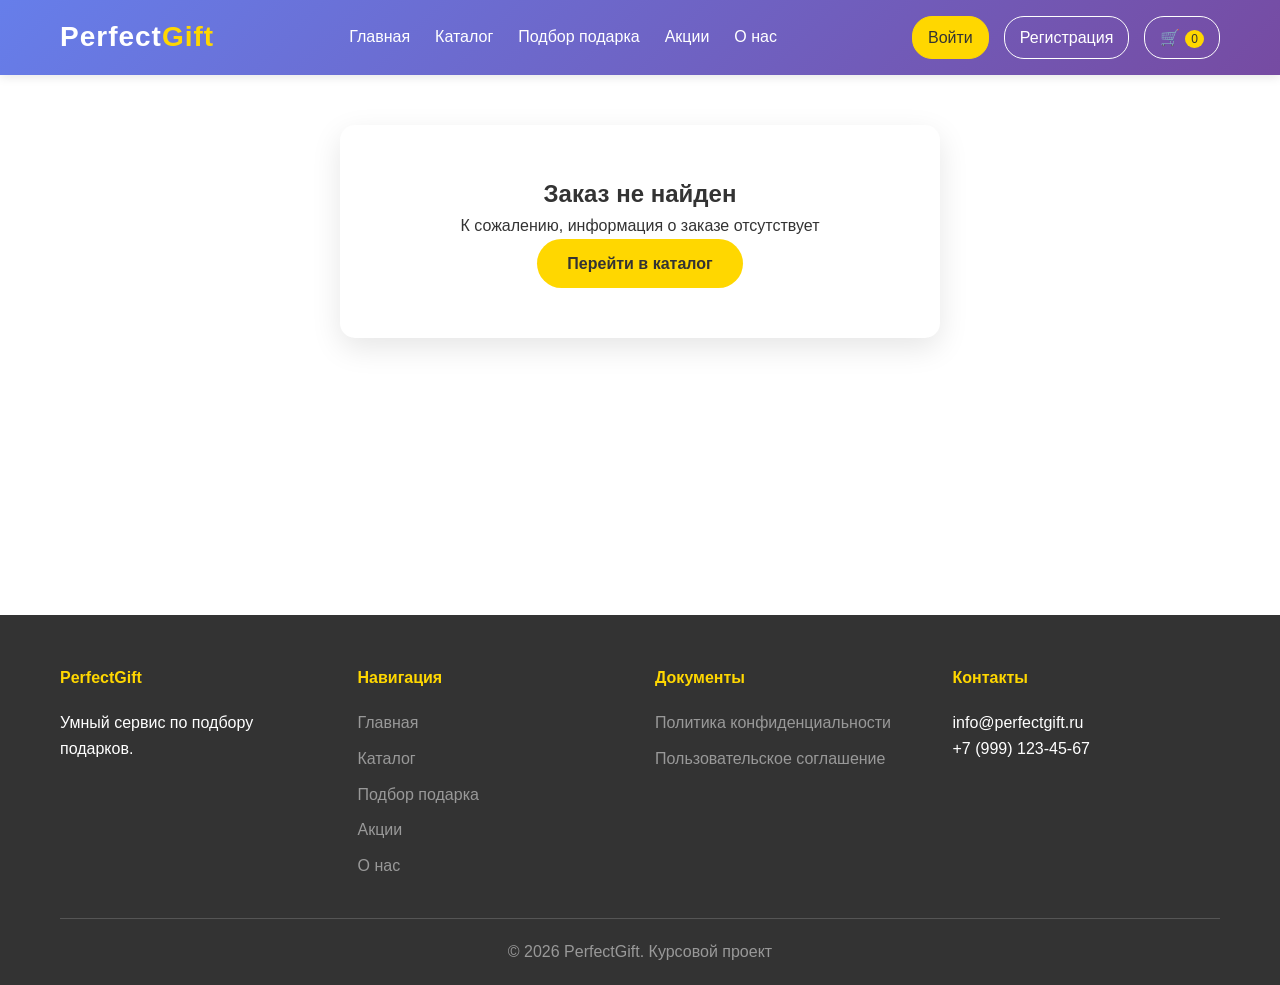
<file: order-confirmation.html>
<!DOCTYPE html>
<html lang="ru">
<head>
    <meta charset="UTF-8">
    <meta name="viewport" content="width=device-width, initial-scale=1.0">
    <title>Заказ оформлен - PerfectGift</title>
    <link rel="stylesheet" href="assets/css/style.css">
</head>
<body>
    <header>
        <div class="container header-content">
            <div class="logo"><a href="index.html">Perfect<span>Gift</span></a></div>
            <div class="nav">
                <a href="index.html">Главная</a>
                <a href="catalog.html">Каталог</a>
                <a href="index.html#test">Подбор подарка</a>
                <a href="promotions.html">Акции</a>
                <a href="about.html">О нас</a>
            </div>
            <div class="user-actions">
                
            </div>
        </div>
    </header>

    <section class="confirmation-page">
        <div class="container">
            <div class="confirmation-card" id="confirmationCard">

            </div>
        </div>
    </section>

    <footer>
        <div class="container">
            <div class="footer-content">
                <div class="footer-column">
                    <h4>PerfectGift</h4>
                    <p>Умный сервис по подбору подарков.</p>
                </div>
                <div class="footer-column">
                    <h4>Навигация</h4>
                    <a href="index.html">Главная</a>
                    <a href="catalog.html">Каталог</a>
                    <a href="index.html#test">Подбор подарка</a>
                    <a href="promotions.html">Акции</a>
                    <a href="about.html">О нас</a>
                </div>
                <div class="footer-column">
                    <h4>Документы</h4>
                    <a href="#" onclick="showNotification('Политика конфиденциальности')">Политика конфиденциальности</a>
                    <a href="#" onclick="showNotification('Пользовательское соглашение')">Пользовательское соглашение</a>
                </div>
                <div class="footer-column">
                    <h4>Контакты</h4>
                    <p>info@perfectgift.ru</p>
                    <p>+7 (999) 123-45-67</p>
                </div>
            </div>
            <div class="copyright">
                © 2026 PerfectGift. Курсовой проект
            </div>
        </div>
    </footer>

    <div class="notification" id="notification"></div>

    <script src="assets/js/main.js"></script>
    <script>
        document.addEventListener('DOMContentLoaded', function() {
            const urlParams = new URLSearchParams(window.location.search);
            const orderNumber = urlParams.get('order');
            
            const confirmationCard = document.getElementById('confirmationCard');
            
            const orders = JSON.parse(localStorage.getItem('orders')) || [];
            const lastOrder = orders[orders.length - 1];
            
            if (lastOrder) {
                confirmationCard.innerHTML = `
                    <div class="success-icon">✓</div>
                    <h1>Спасибо за заказ!</h1>
                    <p>Ваш заказ успешно оформлен и принят в обработку</p>
                    
                    <div class="order-number">Заказ №${lastOrder.orderNumber}</div>
                    
                    <div class="confirmation-details">
                        <p>📧 Подтверждение отправлено на: <strong>${lastOrder.customer.email}</strong></p>
                        <p>📦 Способ доставки: <strong>${lastOrder.delivery.method}</strong></p>
                        <p>📍 Адрес доставки: <strong>${lastOrder.delivery.address}</strong></p>
                        <p>💳 Способ оплаты: <strong>${lastOrder.payment}</strong></p>
                        <p>📅 Дата заказа: <strong>${lastOrder.orderDate}</strong></p>
                    </div>
                    
                    <p>Мы свяжемся с вами в ближайшее время для подтверждения заказа</p>
                    
                    <div class="confirmation-actions">
                        <a href="catalog.html" class="btn">Продолжить покупки</a>
                        <a href="https://wa.me/79991234567?text=Здравствуйте! У меня вопрос по заказу №${lastOrder.orderNumber}" target="_blank" class="btn whatsapp-btn">Написать в WhatsApp</a>
                    </div>
                `;
            } else {
                confirmationCard.innerHTML = `
                    <h1>Заказ не найден</h1>
                    <p>К сожалению, информация о заказе отсутствует</p>
                    <a href="catalog.html" class="btn">Перейти в каталог</a>
                `;
            }
        });
    </script>
</body>
</html>
</file>
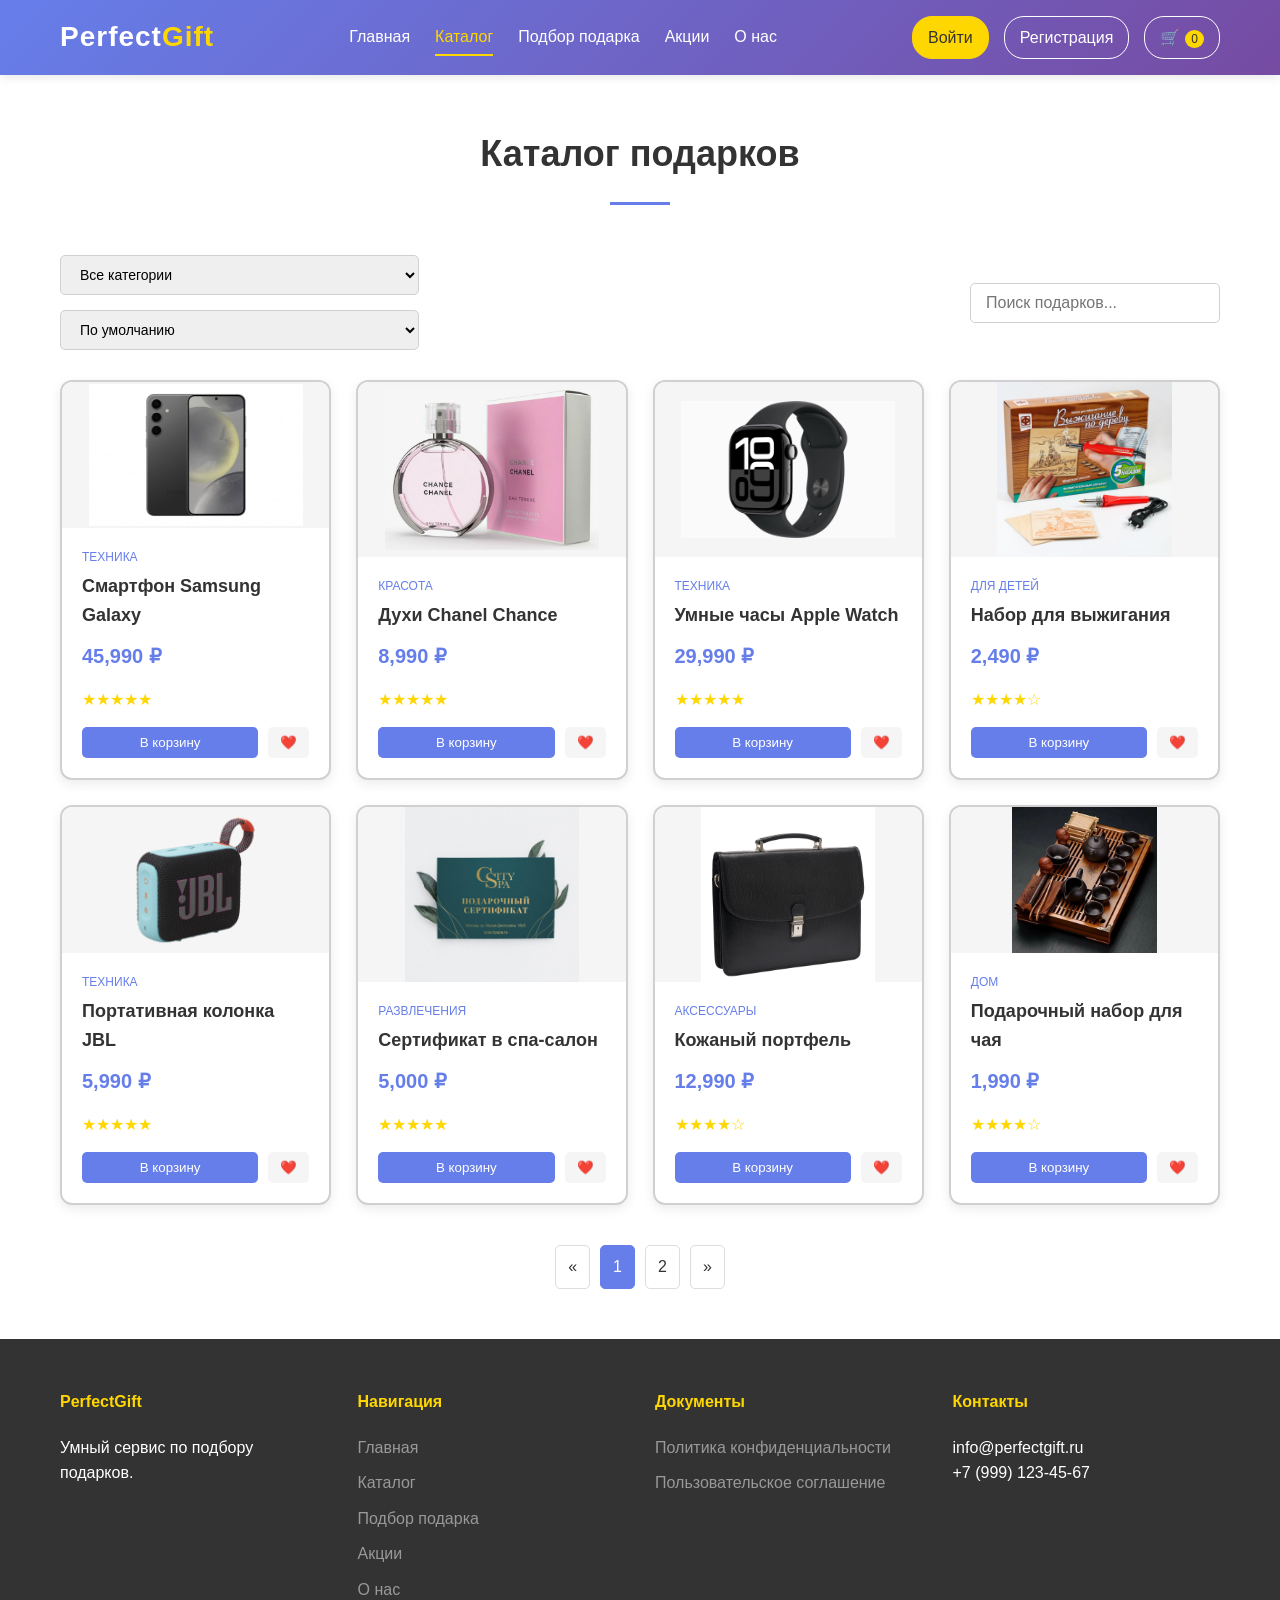
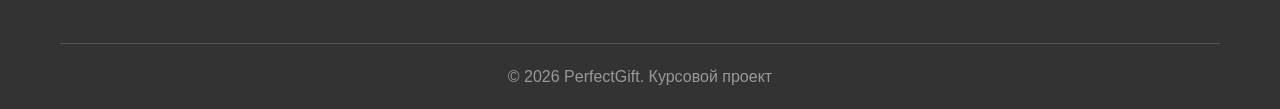
<file: product.html>
<!DOCTYPE html>
<html lang="ru">
<head>
    <meta charset="UTF-8">
    <meta name="viewport" content="width=device-width, initial-scale=1.0">
    <title>Товар - PerfectGift</title>
    <link rel="stylesheet" href="assets/css/style.css">
</head>
<body>
    <header>
        <div class="container header-content">
            <div class="logo"><a href="index.html">Perfect<span>Gift</span></a></div>
            <div class="nav">
                <a href="index.html">Главная</a>
                <a href="catalog.html">Каталог</a>
                <a href="index.html#test">Подбор подарка</a>
                <a href="promotions.html">Акции</a>
                <a href="about.html">О нас</a>
            </div>
            <div class="user-actions">
                
            </div>
        </div>
    </header>

    <section class="product-page">
        <div class="container">
            <div class="product-detail" id="productDetail">
                
            </div>
            <div class="similar-products-section">
                <h3 class="section-title">Похожие товары</h3>
                <div class="catalog-grid" id="similarProducts">
                    
                </div>
            </div>
        </div>
    </section>

    <footer>
        <div class="container">
            <div class="footer-content">
                <div class="footer-column">
                    <h4>PerfectGift</h4>
                    <p>Умный сервис по подбору подарков.</p>
                </div>
                <div class="footer-column">
                    <h4>Навигация</h4>
                    <a href="index.html">Главная</a>
                    <a href="catalog.html">Каталог</a>
                    <a href="index.html#test">Подбор подарка</a>
                    <a href="promotions.html">Акции</a>
                    <a href="about.html">О нас</a>
                </div>
                <div class="footer-column">
                    <h4>Документы</h4>
                    <a href="#" onclick="showNotification('Политика конфиденциальности')">Политика конфиденциальности</a>
                    <a href="#" onclick="showNotification('Пользовательское соглашение')">Пользовательское соглашение</a>
                </div>
                <div class="footer-column">
                    <h4>Контакты</h4>
                    <p>info@perfectgift.ru</p>
                    <p>+7 (999) 123-45-67</p>
                </div>
            </div>
            <div class="copyright">
                © 2026 PerfectGift. Курсовой проект
            </div>
        </div>
    </footer>

    <div class="notification" id="notification"></div>

    <script src="assets/js/main.js"></script>
    <script>
    document.addEventListener('DOMContentLoaded', function() {
        // Отображение похожих товаров
        const similarGrid = document.getElementById('similarProducts');
        if (similarGrid) {
            const similarProducts = products.slice(0, 4);
            similarGrid.innerHTML = similarProducts.map(product => `
                <div class="product-card">
                    <a href="product.html?id=${product.id}" class="product-image">
                        <img src="${product.image}" alt="${product.name}" style="width: 100%; height: 100%; object-fit: cover;" onerror="this.parentElement.innerHTML='📷'">
                    </a>
                    <div class="product-info">
                        <div class="product-category">${product.category}</div>
                        <div class="product-title"><a href="product.html?id=${product.id}">${product.name}</a></div>
                        <div class="product-price">${product.price.toLocaleString()} ₽</div>
                        <div class="product-rating">${'★'.repeat(product.rating)}${'☆'.repeat(5-product.rating)}</div>
                        <button class="add-to-cart" onclick="addToCart(${product.id})">В корзину</button>
                    </div>
                </div>
            `).join('');
        }
    });
</script>
</body>
</html>
</file>
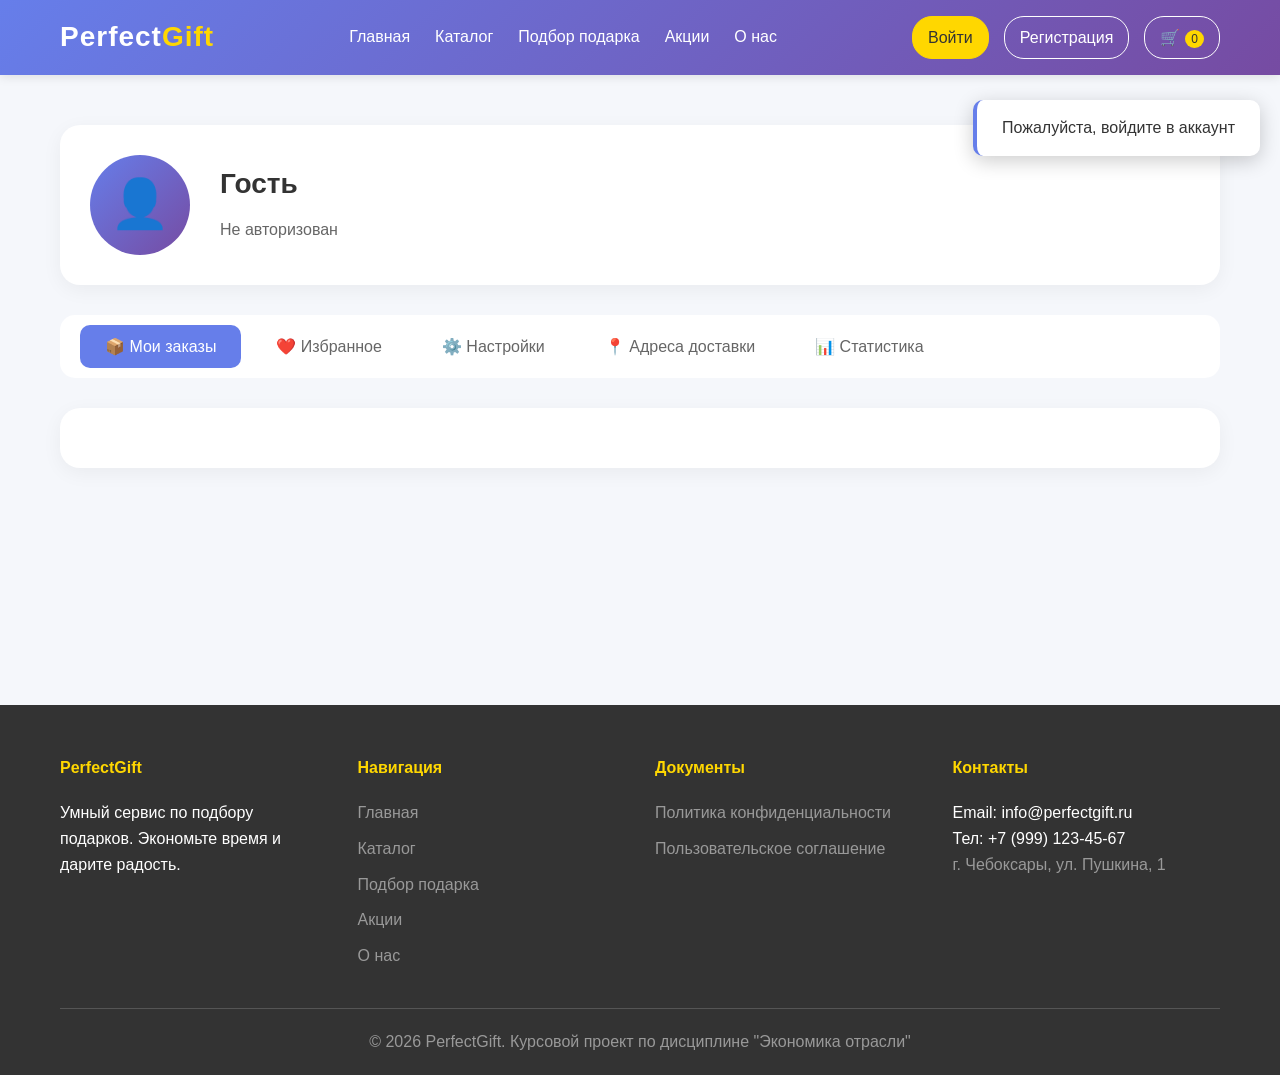
<file: profile.html>
<!DOCTYPE html>
<html lang="ru">
<head>
    <meta charset="UTF-8">
    <meta name="viewport" content="width=device-width, initial-scale=1.0">
    <title>Личный кабинет - PerfectGift</title>
    <link rel="stylesheet" href="assets/css/style.css">
</head>
<body>
    <script>
        document.addEventListener('DOMContentLoaded', function() {
            updateAuthButtons();
            updateCartCount();
            
            const currentUser = getCurrentUser();
            if (!currentUser || !currentUser.isLoggedIn) {
                showNotification('Пожалуйста, войдите в аккаунт');
                setTimeout(() => {
                    window.location.href = 'login.html';
                }, 1500);
                return;
            }
            
            updateProfileInfo();
            loadTab('orders');
            
            document.querySelectorAll('.profile-tab').forEach(tab => {
                tab.addEventListener('click', function() {
                    document.querySelectorAll('.profile-tab').forEach(t => t.classList.remove('active'));
                    this.classList.add('active');
                    loadTab(this.dataset.tab);
                });
            });
        });
    </script>
    <header>
        <div class="container header-content">
            <div class="logo"><a href="index.html">Perfect<span>Gift</span></a></div>
            <div class="nav">
                <a href="index.html">Главная</a>
                <a href="catalog.html">Каталог</a>
                <a href="test.html">Подбор подарка</a>
                <a href="promotions.html">Акции</a>
                <a href="about.html">О нас</a>
            </div>
            <div class="user-actions">
                <a href="profile.html" class="login-btn">👤 Личный кабинет</a>
                <a href="cart.html" class="cart-link">🛒<span class="cart-count" id="cartCount">0</span></a>
            </div>
        </div>
    </header>

    <section class="profile-page">
        <div class="profile-container">
            <div class="profile-header">
                <div class="profile-avatar" id="profileAvatar">👤</div>
                <div class="profile-info">
                    <h1 id="profileName">Гость</h1>
                    <p id="profileEmail">Не авторизован</p>
                    <p class="member-since" id="memberSince"></p>
                </div>
            </div>

            <div class="profile-tabs">
                <button class="profile-tab active" data-tab="orders">📦 Мои заказы</button>
                <button class="profile-tab" data-tab="favorites">❤️ Избранное</button>
                <button class="profile-tab" data-tab="settings">⚙️ Настройки</button>
                <button class="profile-tab" data-tab="addresses">📍 Адреса доставки</button>
                <button class="profile-tab" data-tab="stats">📊 Статистика</button>
            </div>

            <div class="profile-content" id="profileContent">
                <!-- Контент будет загружен через JS -->
            </div>
        </div>
    </section>

    <footer>
        <div class="container">
            <div class="footer-content">
                <div class="footer-column">
                    <h4>PerfectGift</h4>
                    <p>Умный сервис по подбору подарков. Экономьте время и дарите радость.</p>
                </div>
                <div class="footer-column">
                    <h4>Навигация</h4>
                    <a href="index.html">Главная</a>
                    <a href="catalog.html">Каталог</a>
                    <a href="test.html">Подбор подарка</a>
                    <a href="promotions.html">Акции</a>
                    <a href="about.html">О нас</a>
                </div>
                <div class="footer-column">
                    <h4>Документы</h4>
                    <a href="#" onclick="showNotification('Политика конфиденциальности')">Политика конфиденциальности</a>
                    <a href="#" onclick="showNotification('Пользовательское соглашение')">Пользовательское соглашение</a>
                </div>
                <div class="footer-column">
                    <h4>Контакты</h4>
                    <p>Email: info@perfectgift.ru</p>
                    <p>Тел: +7 (999) 123-45-67</p>
                    <p><a href="about.html#contacts" style="color: #999;">г. Чебоксары, ул. Пушкина, 1</a></p>
                </div>
            </div>
            <div class="copyright">
                © 2026 PerfectGift. Курсовой проект по дисциплине "Экономика отрасли"
            </div>
        </div>
    </footer>

    <div class="notification" id="notification"></div>

    <script src="assets/js/main.js"></script>
    <script>
        // Текущий пользователь (в реальном проекте бралось бы из сессии)
        let currentUser = JSON.parse(localStorage.getItem('currentUser')) || {
            isLoggedIn: false,
            name: 'Гость',
            email: 'Не авторизован',
            phone: '',
            registeredAt: new Date().toISOString(),
            addresses: [],
            settings: {
                notifications: true,
                newsletter: false
            }
        };
        
        // Получаем заказы из localStorage
        let orders = JSON.parse(localStorage.getItem('orders')) || [];
        
        // Получаем избранное
        let favorites = JSON.parse(localStorage.getItem('favorites')) || [];
        
        // Товары для отображения
        const profileProducts = [
            { id: 1, name: 'Смартфон Samsung Galaxy', category: 'Техника', price: 45990, rating: 5, image: '📱' },
            { id: 2, name: 'Духи Chanel Chance', category: 'Красота', price: 8990, rating: 5, image: '💄' },
            { id: 3, name: 'Умные часы Apple Watch', category: 'Техника', price: 29990, rating: 5, image: '⌚' },
            { id: 4, name: 'Набор для выжигания', category: 'Для детей', price: 2490, rating: 4, image: '🔥' },
            { id: 5, name: 'Портативная колонка JBL', category: 'Техника', price: 5990, rating: 5, image: '🔊' },
            { id: 6, name: 'Сертификат в спа-салон', category: 'Развлечения', price: 5000, rating: 5, image: '💆' }
        ];
        
        // Инициализация страницы
        document.addEventListener('DOMContentLoaded', function() {
            updateCartCount();
            updateProfileInfo();
            loadTab('orders');
            
            // Обработчики вкладок
            document.querySelectorAll('.profile-tab').forEach(tab => {
                tab.addEventListener('click', function() {
                    document.querySelectorAll('.profile-tab').forEach(t => t.classList.remove('active'));
                    this.classList.add('active');
                    loadTab(this.dataset.tab);
                });
            });
        });
        
        // Обновление информации профиля
        function updateProfileInfo() {
            document.getElementById('profileName').textContent = currentUser.name;
            document.getElementById('profileEmail').textContent = currentUser.email;
            
            if (currentUser.registeredAt && currentUser.registeredAt !== 'Не авторизован') {
                const date = new Date(currentUser.registeredAt);
                document.getElementById('memberSince').textContent = `На сайте с ${date.toLocaleDateString('ru-RU')}`;
            } else {
                document.getElementById('memberSince').textContent = '';
            }
            
            // Обновляем аватар
            const avatar = document.getElementById('profileAvatar');
            if (currentUser.name && currentUser.name !== 'Гость') {
                avatar.textContent = currentUser.name.charAt(0).toUpperCase();
            } else {
                avatar.textContent = '👤';
            }
        }
        
        // Загрузка вкладки
        function loadTab(tabName) {
            const content = document.getElementById('profileContent');
            
            switch(tabName) {
                case 'orders':
                    content.innerHTML = renderOrders();
                    break;
                case 'favorites':
                    content.innerHTML = renderFavorites();
                    break;
                case 'settings':
                    content.innerHTML = renderSettings();
                    break;
                case 'addresses':
                    content.innerHTML = renderAddresses();
                    break;
                case 'stats':
                    content.innerHTML = renderStats();
                    break;
                default:
                    content.innerHTML = renderOrders();
            }
        }
        
        // Рендер заказов
        function renderOrders() {
            if (!currentUser.isLoggedIn) {
                return `
                    <div class="empty-state">
                        <div class="empty-icon">🔒</div>
                        <h3>Требуется авторизация</h3>
                        <p>Войдите в аккаунт, чтобы увидеть историю заказов</p>
                        <a href="login.html" class="btn" style="margin-top: 20px;">Войти</a>
                    </div>
                `;
            }
            
            if (orders.length === 0) {
                return `
                    <div class="empty-state">
                        <div class="empty-icon">📦</div>
                        <h3>У вас пока нет заказов</h3>
                        <p>Перейдите в каталог и выберите идеальный подарок</p>
                        <a href="catalog.html" class="btn" style="margin-top: 20px;">Перейти в каталог</a>
                    </div>
                `;
            }
            
            // Сортируем заказы по дате (новые сверху)
            const sortedOrders = [...orders].reverse();
            
            return `
                <div class="orders-list">
                    ${sortedOrders.map(order => `
                        <div class="order-card">
                            <div class="order-header">
                                <div>
                                    <span class="order-number">Заказ №${order.orderNumber}</span>
                                    <div class="order-date">${order.orderDate}</div>
                                </div>
                                <span class="order-status ${getStatusClass(order.status)}">
                                    ${getStatusText(order.status)}
                                </span>
                            </div>
                            <div class="order-items">
                                ${order.items.map(item => `
                                    <div class="order-item">
                                        <div class="order-item-image">${item.image || '🎁'}</div>
                                        <div class="order-item-details">
                                            <div class="order-item-name">${item.name}</div>
                                            <div class="order-item-price">${item.price.toLocaleString()} ₽</div>
                                        </div>
                                    </div>
                                `).join('')}
                            </div>
                            <div class="order-total">
                                Итого: ${order.items.reduce((sum, item) => sum + item.price, 0).toLocaleString()} ₽
                            </div>
                            <div class="order-actions">
                                <button onclick="repeatOrder('${order.orderNumber}')">🔄 Повторить заказ</button>
                                <button onclick="trackOrder('${order.orderNumber}')">📍 Отследить</button>
                            </div>
                        </div>
                    `).join('')}
                </div>
            `;
        }
        
        // Рендер избранного
        function renderFavorites() {
            if (favorites.length === 0) {
                return `
                    <div class="empty-state">
                        <div class="empty-icon">❤️</div>
                        <h3>Избранное пусто</h3>
                        <p>Добавляйте товары в избранное, чтобы не потерять их</p>
                        <a href="catalog.html" class="btn" style="margin-top: 20px;">Перейти в каталог</a>
                    </div>
                `;
            }
            
            const favoriteProducts = profileProducts.filter(p => favorites.includes(p.id));
            
            return `
                <div class="favorites-grid">
                    ${favoriteProducts.map(product => `
                        <div class="product-card">
                            <a href="product.html?id=${product.id}" class="product-image">${product.image}</a>
                            <div class="product-info">
                                <div class="product-category">${product.category}</div>
                                <div class="product-title"><a href="product.html?id=${product.id}">${product.name}</a></div>
                                <div class="product-price">${product.price.toLocaleString()} ₽</div>
                                <div class="product-actions">
                                    <button class="add-to-cart" onclick="addToCart(${product.id})">В корзину</button>
                                    <button class="favorite-btn active" onclick="toggleFavorite(${product.id})">❤️</button>
                                </div>
                            </div>
                        </div>
                    `).join('')}
                </div>
            `;
        }
        
        // Рендер настроек
        function renderSettings() {
            return `
                <form class="settings-form" onsubmit="saveSettings(event)">
                    <div class="form-row">
                        <div class="form-group">
                            <label>Имя</label>
                            <input type="text" id="settingsName" value="${currentUser.name !== 'Гость' ? currentUser.name : ''}" ${!currentUser.isLoggedIn ? 'disabled' : ''}>
                        </div>
                        <div class="form-group">
                            <label>Email</label>
                            <input type="email" id="settingsEmail" value="${currentUser.email !== 'Не авторизован' ? currentUser.email : ''}" ${!currentUser.isLoggedIn ? 'disabled' : ''}>
                        </div>
                    </div>
                    
                    <div class="form-group">
                        <label>Телефон</label>
                        <input type="tel" id="settingsPhone" value="${currentUser.phone || ''}" placeholder="+7 (999) 123-45-67" ${!currentUser.isLoggedIn ? 'disabled' : ''}>
                    </div>
                    
                    <div class="form-group">
                        <label>Пароль</label>
                        <input type="password" id="settingsPassword" placeholder="Новый пароль" ${!currentUser.isLoggedIn ? 'disabled' : ''}>
                    </div>
                    
                    <div class="form-group">
                        <label>Подтверждение пароля</label>
                        <input type="password" id="settingsPasswordConfirm" placeholder="Подтвердите пароль" ${!currentUser.isLoggedIn ? 'disabled' : ''}>
                    </div>
                    
                    <div class="form-group checkbox-group">
                        <input type="checkbox" id="settingsNotifications" ${currentUser.settings?.notifications ? 'checked' : ''} ${!currentUser.isLoggedIn ? 'disabled' : ''}>
                        <label>Получать уведомления о статусе заказа</label>
                    </div>
                    
                    <div class="form-group checkbox-group">
                        <input type="checkbox" id="settingsNewsletter" ${currentUser.settings?.newsletter ? 'checked' : ''} ${!currentUser.isLoggedIn ? 'disabled' : ''}>
                        <label>Получать новости о скидках и акциях</label>
                    </div>
                    
                    ${!currentUser.isLoggedIn ? `
                        <div style="text-align: center; padding: 20px;">
                            <p style="color: #999; margin-bottom: 15px;">Для изменения настроек необходимо войти в аккаунт</p>
                            <a href="login.html" class="btn">Войти</a>
                            <a href="register.html" class="btn btn-outline" style="background: transparent; border: 2px solid #667eea; color: #667eea; margin-left: 10px;">Зарегистрироваться</a>
                        </div>
                    ` : `
                        <button type="submit" class="save-btn">Сохранить изменения</button>
                    `}
                </form>
            `;
        }
        
        // Рендер адресов доставки
        function renderAddresses() {
            const addresses = currentUser.addresses || [];
            
            if (!currentUser.isLoggedIn) {
                return `
                    <div class="empty-state">
                        <div class="empty-icon">🔒</div>
                        <h3>Требуется авторизация</h3>
                        <p>Войдите в аккаунт, чтобы управлять адресами доставки</p>
                        <a href="login.html" class="btn" style="margin-top: 20px;">Войти</a>
                    </div>
                `;
            }
            
            return `
                <div class="addresses-list">
                    ${addresses.map((address, index) => `
                        <div class="address-card ${address.isDefault ? 'default' : ''}">
                            <div class="address-info">
                                <p><strong>${address.name || 'Получатель'}</strong></p>
                                <p>${address.city}, ${address.street}, д. ${address.house}${address.apartment ? `, кв. ${address.apartment}` : ''}</p>
                                <p>${address.phone || currentUser.phone || 'Телефон не указан'}</p>
                                ${address.isDefault ? '<span class="address-default-badge">По умолчанию</span>' : ''}
                            </div>
                            <div class="address-actions">
                                ${!address.isDefault ? `<button onclick="setDefaultAddress(${index})">Сделать основным</button>` : ''}
                                <button onclick="deleteAddress(${index})">🗑️</button>
                            </div>
                        </div>
                    `).join('')}
                    
                    <button class="add-address-btn" onclick="addNewAddress()">
                        + Добавить новый адрес
                    </button>
                </div>
            `;
        }
        
        // Рендер статистики
        function renderStats() {
            const totalOrders = orders.length;
            const totalSpent = orders.reduce((sum, order) => sum + order.items.reduce((s, item) => s + item.price, 0), 0);
            const favoriteCategory = getFavoriteCategory();
            const averageOrder = totalOrders > 0 ? totalSpent / totalOrders : 0;
            
            return `
                <div class="stats-grid">
                    <div class="stat-card">
                        <div class="stat-number">${totalOrders}</div>
                        <div class="stat-label">Всего заказов</div>
                    </div>
                    <div class="stat-card">
                        <div class="stat-number">${totalSpent.toLocaleString()} ₽</div>
                        <div class="stat-label">Потрачено всего</div>
                    </div>
                    <div class="stat-card">
                        <div class="stat-number">${Math.round(averageOrder).toLocaleString()} ₽</div>
                        <div class="stat-label">Средний чек</div>
                    </div>
                    <div class="stat-card">
                        <div class="stat-number">${favoriteCategory}</div>
                        <div class="stat-label">Любимая категория</div>
                    </div>
                </div>
                
                ${!currentUser.isLoggedIn ? `
                    <div class="empty-state">
                        <div class="empty-icon">🔒</div>
                        <h3>Требуется авторизация</h3>
                        <p>Войдите в аккаунт, чтобы увидеть статистику</p>
                        <a href="login.html" class="btn" style="margin-top: 20px;">Войти</a>
                    </div>
                ` : ''}
            `;
        }
        
        // Вспомогательные функции
        function getStatusClass(status) {
            switch(status) {
                case 'delivered': return 'status-delivered';
                case 'processing': return 'status-processing';
                case 'shipped': return 'status-shipped';
                case 'cancelled': return 'status-cancelled';
                default: return 'status-processing';
            }
        }
        
        function getStatusText(status) {
            switch(status) {
                case 'delivered': return 'Доставлен';
                case 'processing': return 'В обработке';
                case 'shipped': return 'Отправлен';
                case 'cancelled': return 'Отменен';
                default: return 'В обработке';
            }
        }
        
        function getFavoriteCategory() {
            const categoryCount = {};
            orders.forEach(order => {
                order.items.forEach(item => {
                    const category = item.category || 'Другое';
                    categoryCount[category] = (categoryCount[category] || 0) + 1;
                });
            });
            
            let maxCategory = 'Нет';
            let maxCount = 0;
            for (const [category, count] of Object.entries(categoryCount)) {
                if (count > maxCount) {
                    maxCount = count;
                    maxCategory = category;
                }
            }
            return maxCategory;
        }
        
        // Функции для взаимодействия
        window.repeatOrder = function(orderNumber) {
            const order = orders.find(o => o.orderNumber === orderNumber);
            if (order) {
                order.items.forEach(item => {
                    const product = profileProducts.find(p => p.name === item.name);
                    if (product) {
                        addToCart(product.id);
                    }
                });
                showNotification('Товары из заказа добавлены в корзину');
                setTimeout(() => {
                    window.location.href = 'cart.html';
                }, 1500);
            }
        };
        
        window.trackOrder = function(orderNumber) {
            showNotification(`Заказ №${orderNumber} находится в пути. Ожидайте доставку в ближайшее время.`);
        };
        
        window.setDefaultAddress = function(index) {
            if (currentUser.addresses) {
                currentUser.addresses.forEach((addr, i) => {
                    addr.isDefault = (i === index);
                });
                localStorage.setItem('currentUser', JSON.stringify(currentUser));
                loadTab('addresses');
                showNotification('Основной адрес изменен');
            }
        };
        
        window.deleteAddress = function(index) {
            if (confirm('Удалить этот адрес?')) {
                currentUser.addresses.splice(index, 1);
                localStorage.setItem('currentUser', JSON.stringify(currentUser));
                loadTab('addresses');
                showNotification('Адрес удален');
            }
        };
        
        window.addNewAddress = function() {
            const city = prompt('Введите город:');
            const street = prompt('Введите улицу:');
            const house = prompt('Введите номер дома:');
            const apartment = prompt('Введите номер квартиры (необязательно):');
            
            if (city && street && house) {
                if (!currentUser.addresses) currentUser.addresses = [];
                currentUser.addresses.push({
                    city, street, house, apartment,
                    isDefault: currentUser.addresses.length === 0,
                    phone: currentUser.phone
                });
                localStorage.setItem('currentUser', JSON.stringify(currentUser));
                loadTab('addresses');
                showNotification('Адрес добавлен');
            }
        };
        
        window.saveSettings = function(event) {
            event.preventDefault();
            
            const name = document.getElementById('settingsName').value;
            const email = document.getElementById('settingsEmail').value;
            const phone = document.getElementById('settingsPhone').value;
            const password = document.getElementById('settingsPassword').value;
            const passwordConfirm = document.getElementById('settingsPasswordConfirm').value;
            const notifications = document.getElementById('settingsNotifications').checked;
            const newsletter = document.getElementById('settingsNewsletter').checked;
            
            if (password && password !== passwordConfirm) {
                showNotification('Пароли не совпадают');
                return;
            }
            
            currentUser.name = name;
            currentUser.email = email;
            currentUser.phone = phone;
            currentUser.settings = { notifications, newsletter };
            
            if (password) {
                currentUser.password = password;
            }
            
            localStorage.setItem('currentUser', JSON.stringify(currentUser));
            updateProfileInfo();
            showNotification('Настройки сохранены');
        };
    </script>
</body>
</html>
</file>
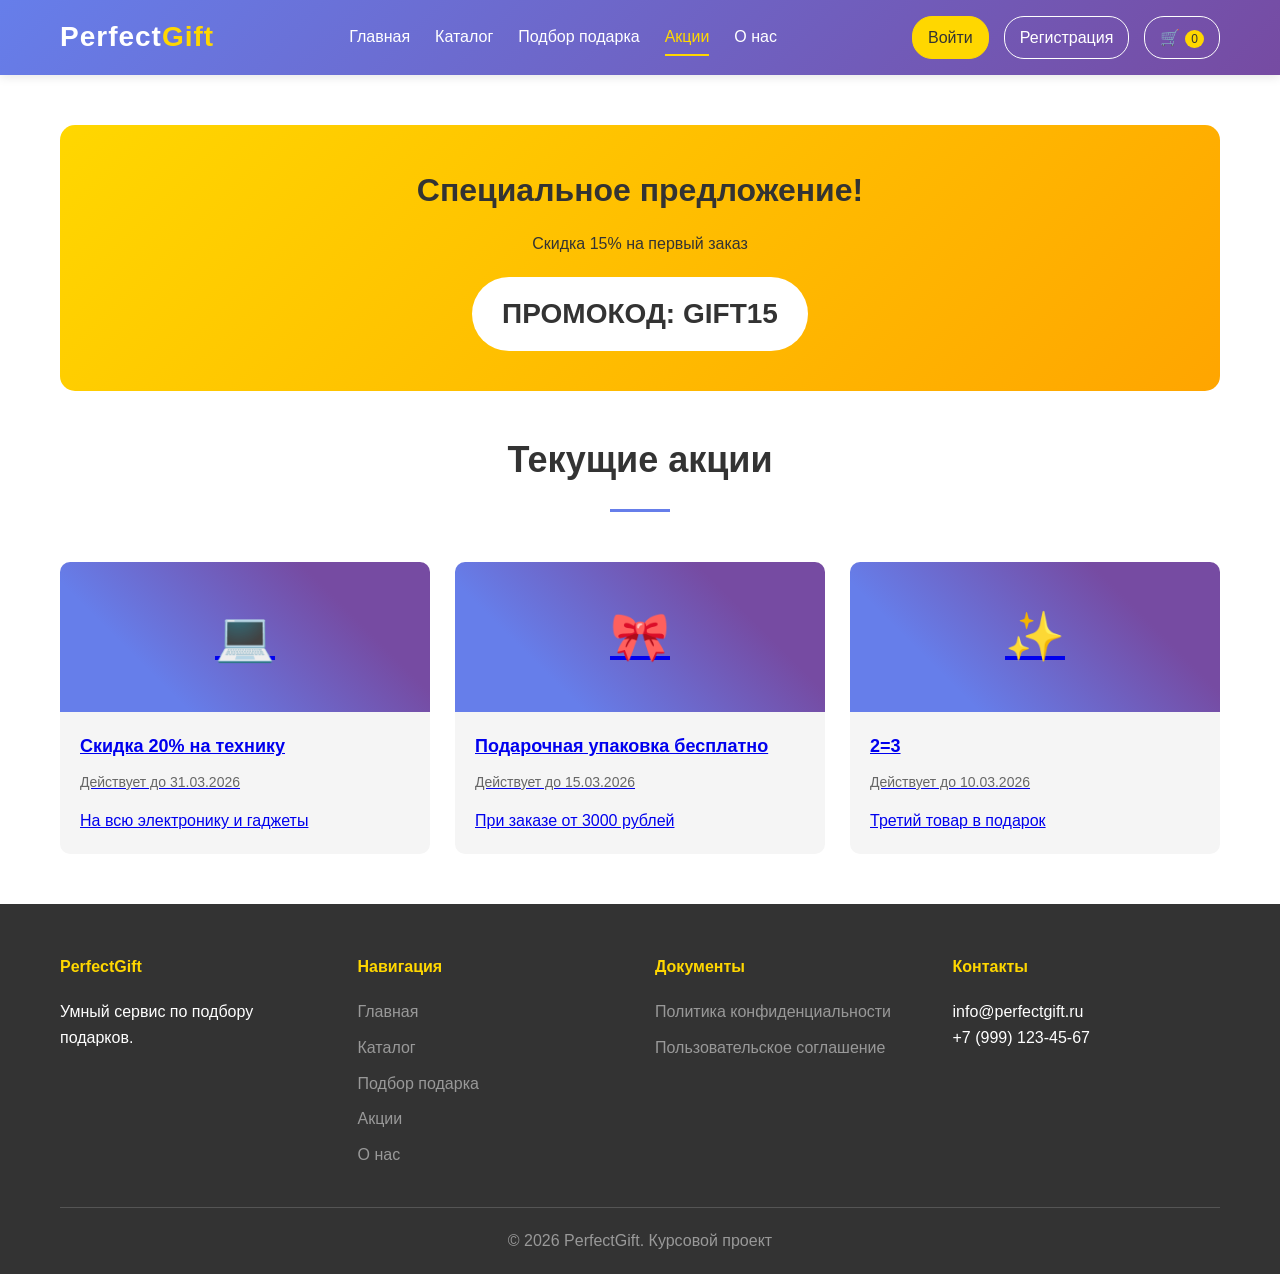
<file: promotions.html>
<!DOCTYPE html>
<html lang="ru">
<head>
    <meta charset="UTF-8">
    <meta name="viewport" content="width=device-width, initial-scale=1.0">
    <title>Акции - PerfectGift</title>
    <link rel="stylesheet" href="assets/css/style.css">
</head>
<body>
    <header>
        <div class="container header-content">
            <div class="logo"><a href="index.html">Perfect<span>Gift</span></a></div>
            <div class="nav">
                <a href="index.html">Главная</a>
                <a href="catalog.html">Каталог</a>
                <a href="test.html">Подбор подарка</a>
                <a href="promotions.html" class="active">Акции</a>
                <a href="about.html">О нас</a>
            </div>
            <div class="user-actions">
                
            </div>
        </div>
    </header>

    <section class="promo-page">
        <div class="container">
            <div class="promo-banner" onclick="copyPromoCode('GIFT15')">
                <h2>Специальное предложение!</h2>
                <p>Скидка 15% на первый заказ</p>
                <div class="promo-code" id="promoCode">ПРОМОКОД: GIFT15</div>
            </div>

            <h2 class="section-title">Текущие акции</h2>
            
            <div class="promo-grid" id="promoGrid">

            </div>
        </div>
    </section>

    <footer>
        <div class="container">
            <div class="footer-content">
                <div class="footer-column">
                    <h4>PerfectGift</h4>
                    <p>Умный сервис по подбору подарков.</p>
                </div>
                <div class="footer-column">
                    <h4>Навигация</h4>
                    <a href="index.html">Главная</a>
                    <a href="catalog.html">Каталог</a>
                    <a href="index.html#test">Подбор подарка</a>
                    <a href="promotions.html">Акции</a>
                    <a href="about.html">О нас</a>
                </div>
                <div class="footer-column">
                    <h4>Документы</h4>
                    <a href="#" onclick="showNotification('Политика конфиденциальности')">Политика конфиденциальности</a>
                    <a href="#" onclick="showNotification('Пользовательское соглашение')">Пользовательское соглашение</a>
                </div>
                <div class="footer-column">
                    <h4>Контакты</h4>
                    <p>info@perfectgift.ru</p>
                    <p>+7 (999) 123-45-67</p>
                </div>
            </div>
            <div class="copyright">
                © 2026 PerfectGift. Курсовой проект
            </div>
        </div>
    </footer>

    <div class="notification" id="notification"></div>

    <script src="assets/js/main.js"></script>
</body>
</html>
</file>
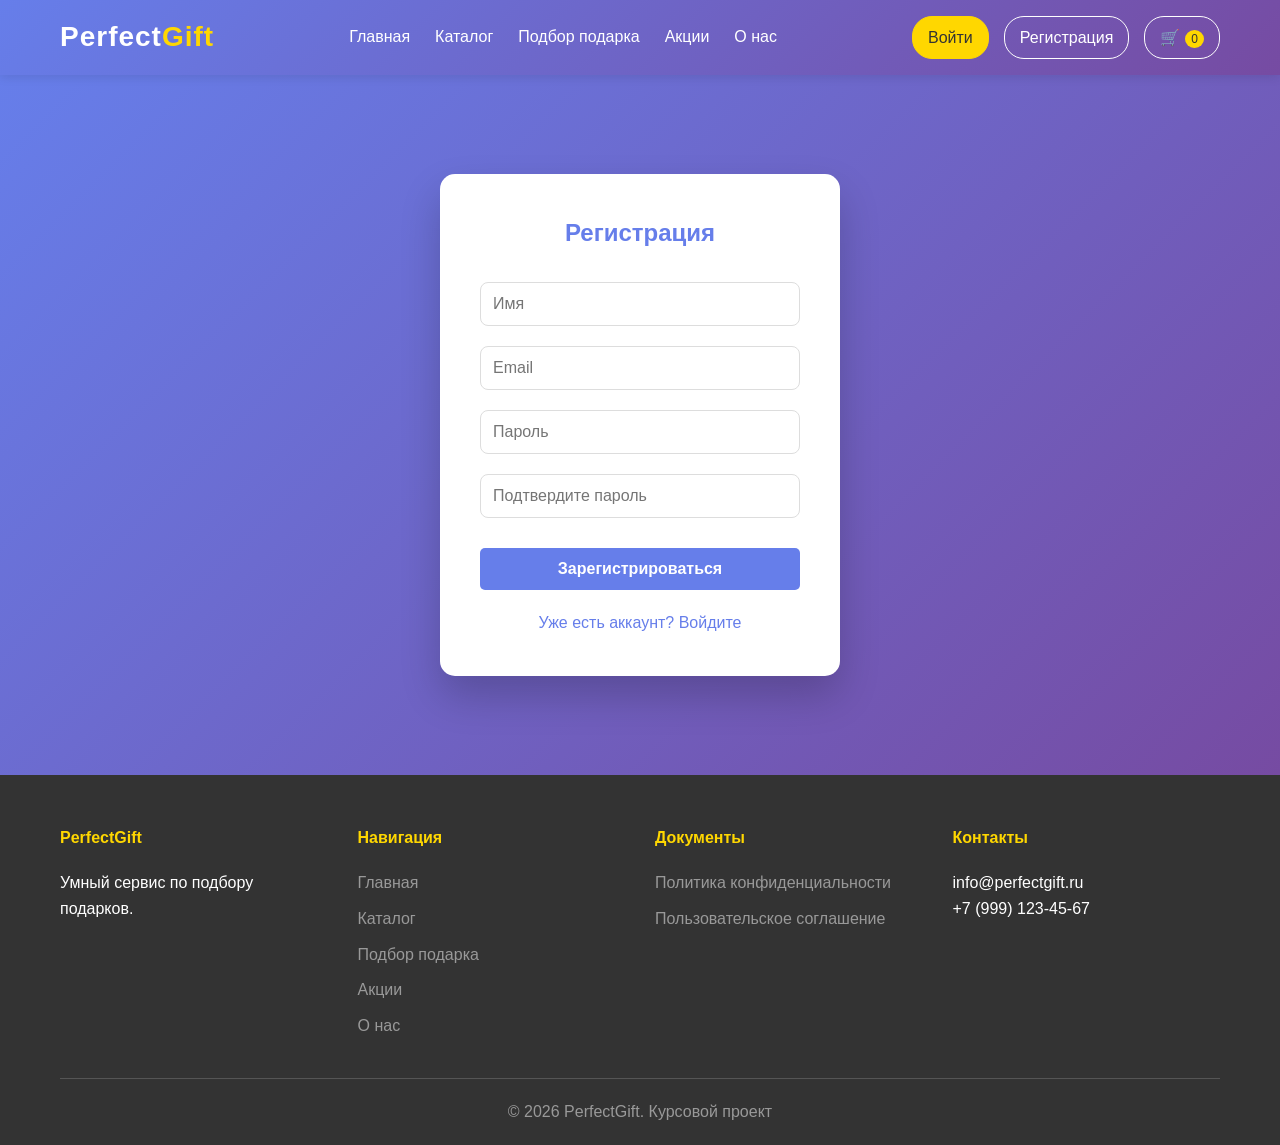
<file: register.html>
<!DOCTYPE html>
<html lang="ru">
<head>
    <meta charset="UTF-8">
    <meta name="viewport" content="width=device-width, initial-scale=1.0">
    <title>Регистрация - PerfectGift</title>
    <link rel="stylesheet" href="assets/css/style.css">
</head>
<body>
    <header>
        <div class="container header-content">
            <div class="logo"><a href="index.html">Perfect<span>Gift</span></a></div>
            <div class="nav">
                <a href="index.html">Главная</a>
                <a href="catalog.html">Каталог</a>
                <a href="test.html">Подбор подарка</a>
                <a href="promotions.html">Акции</a>
                <a href="about.html">О нас</a>
            </div>
            <div class="user-actions">
                <!-- Будет заполнено через JS -->
            </div>
        </div>
    </header>

    <section class="auth-page">
        <div class="auth-container">
            <h1>Регистрация</h1>
            
            <form class="auth-form" onsubmit="handleRegister(event)">
                <div class="form-group">
                    <input type="text" placeholder="Имя" required id="registerName">
                </div>
                <div class="form-group">
                    <input type="email" placeholder="Email" required id="registerEmail">
                </div>
                <div class="form-group">
                    <input type="password" placeholder="Пароль" required id="registerPassword">
                </div>
                <div class="form-group">
                    <input type="password" placeholder="Подтвердите пароль" required id="registerConfirmPassword">
                </div>
                <button type="submit">Зарегистрироваться</button>
                
                <div class="auth-links">
                    <a href="login.html">Уже есть аккаунт? Войдите</a>
                </div>
            </form>
        </div>
    </section>

    <footer>
        <div class="container">
            <div class="footer-content">
                <div class="footer-column">
                    <h4>PerfectGift</h4>
                    <p>Умный сервис по подбору подарков.</p>
                </div>
                <div class="footer-column">
                    <h4>Навигация</h4>
                    <a href="index.html">Главная</a>
                    <a href="catalog.html">Каталог</a>
                    <a href="test.html">Подбор подарка</a>
                    <a href="promotions.html">Акции</a>
                    <a href="about.html">О нас</a>
                </div>
                <div class="footer-column">
                    <h4>Документы</h4>
                    <a href="#" onclick="showNotification('Политика конфиденциальности')">Политика конфиденциальности</a>
                    <a href="#" onclick="showNotification('Пользовательское соглашение')">Пользовательское соглашение</a>
                </div>
                <div class="footer-column">
                    <h4>Контакты</h4>
                    <p>info@perfectgift.ru</p>
                    <p>+7 (999) 123-45-67</p>
                </div>
            </div>
            <div class="copyright">
                © 2026 PerfectGift. Курсовой проект
            </div>
        </div>
    </footer>

    <div class="notification" id="notification"></div>

    <script src="assets/js/main.js"></script>
    <script>
        function handleRegister(event) {
            event.preventDefault();
            
            const name = document.getElementById('registerName').value;
            const email = document.getElementById('registerEmail').value;
            const password = document.getElementById('registerPassword').value;
            const confirmPassword = document.getElementById('registerConfirmPassword').value;
            
            if (password !== confirmPassword) {
                showNotification('Пароли не совпадают!');
                return;
            }
            
            let users = JSON.parse(localStorage.getItem('users')) || [];
            
            if (users.find(u => u.email === email)) {
                showNotification('Пользователь с таким email уже существует');
                return;
            }
            
            const newUser = {
                id: Date.now(),
                name: name,
                email: email,
                password: password,
                registeredAt: new Date().toISOString(),
                addresses: [],
                settings: {
                    notifications: true,
                    newsletter: false
                }
            };
            
            users.push(newUser);
            localStorage.setItem('users', JSON.stringify(users));
            
            const currentUser = {
                isLoggedIn: true,
                id: newUser.id,
                name: newUser.name,
                email: newUser.email,
                phone: '',
                registeredAt: newUser.registeredAt,
                addresses: [],
                settings: newUser.settings
            };
            localStorage.setItem('currentUser', JSON.stringify(currentUser));
            
            showNotification(`Спасибо за регистрацию, ${name}! Добро пожаловать в PerfectGift!`);
            
            setTimeout(() => {
                window.location.href = 'profile.html';
            }, 1500);
        }
        
        document.addEventListener('DOMContentLoaded', function() {
            updateAuthButtons();
            updateCartCount();
        });
    </script>
</body>
</html>
</file>
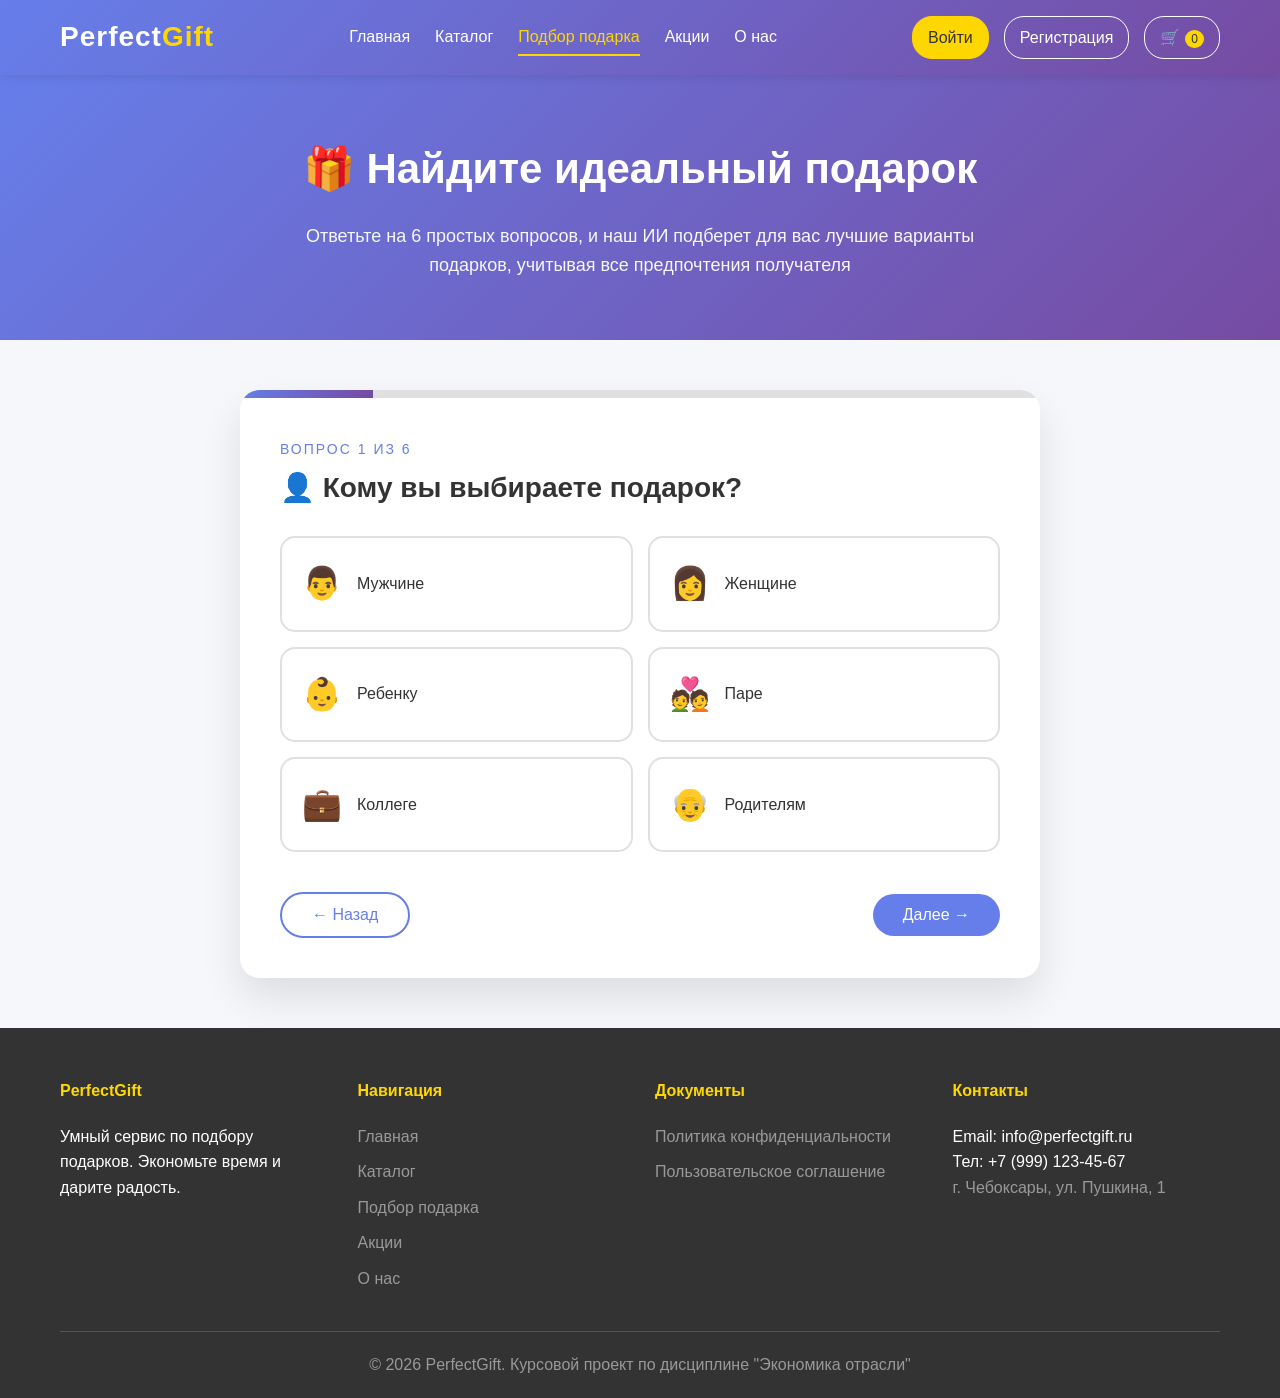
<file: test.html>
<!DOCTYPE html>
<html lang="ru">
<head>
    <meta charset="UTF-8">
    <meta name="viewport" content="width=device-width, initial-scale=1.0">
    <title>Подбор подарка - PerfectGift</title>
    <link rel="stylesheet" href="assets/css/style.css">
    <style>
        /* Дополнительные стили для страницы теста */
        .test-hero {
            background: linear-gradient(135deg, #667eea 0%, #764ba2 100%);
            color: white;
            padding: 60px 0;
            text-align: center;
        }
        
        .test-hero h1 {
            font-size: 42px;
            margin-bottom: 20px;
        }
        
        .test-hero p {
            font-size: 18px;
            max-width: 700px;
            margin: 0 auto;
            opacity: 0.95;
        }
        
        .test-main {
            padding: 50px 0;
            background: #f5f7fb;
            min-height: 60vh;
        }
        
        .test-card {
            max-width: 800px;
            margin: 0 auto;
            background: white;
            border-radius: 20px;
            box-shadow: 0 20px 40px rgba(0,0,0,0.1);
            overflow: hidden;
        }
        
        .test-progress-bar {
            height: 8px;
            background: #e0e0e0;
        }
        
        .test-progress-fill {
            height: 100%;
            background: linear-gradient(90deg, #667eea, #764ba2);
            width: 0%;
            transition: width 0.5s ease;
        }
        
        .test-content {
            padding: 40px;
        }
        
        .test-question-number {
            font-size: 14px;
            color: #667eea;
            text-transform: uppercase;
            letter-spacing: 2px;
            margin-bottom: 10px;
        }
        
        .test-question-text {
            font-size: 28px;
            font-weight: bold;
            color: #333;
            margin-bottom: 30px;
            line-height: 1.3;
        }
        
        .test-options {
            display: grid;
            grid-template-columns: repeat(2, 1fr);
            gap: 15px;
            margin-bottom: 40px;
        }
        
        .test-option {
            padding: 20px;
            border: 2px solid #e0e0e0;
            border-radius: 15px;
            cursor: pointer;
            transition: all 0.3s;
            display: flex;
            align-items: center;
            gap: 15px;
        }
        
        .test-option:hover {
            border-color: #667eea;
            background: #f8f9ff;
            transform: translateY(-2px);
        }
        
        .test-option.selected {
            border-color: #667eea;
            background: #f0f3ff;
        }
        
        .test-option-icon {
            font-size: 32px;
        }
        
        .test-option-text {
            font-size: 16px;
            font-weight: 500;
            color: #333;
        }
        
        .test-navigation {
            display: flex;
            justify-content: space-between;
            align-items: center;
            margin-top: 20px;
        }
        
        .nav-btn {
            padding: 12px 30px;
            background: #667eea;
            color: white;
            border: none;
            border-radius: 50px;
            font-size: 16px;
            font-weight: 500;
            cursor: pointer;
            transition: all 0.3s;
        }
        
        .nav-btn:hover:not(:disabled) {
            background: #5a6fd8;
            transform: translateY(-2px);
        }
        
        .nav-btn:disabled {
            background: #ccc;
            cursor: not-allowed;
        }
        
        .nav-btn.prev-btn {
            background: transparent;
            border: 2px solid #667eea;
            color: #667eea;
        }
        
        .nav-btn.prev-btn:hover:not(:disabled) {
            background: #667eea;
            color: white;
        }
        
        .test-results {
            padding: 40px;
            text-align: center;
        }
        
        .result-score {
            margin-bottom: 30px;
        }
        
        .result-percentage {
            font-size: 48px;
            font-weight: bold;
            color: #667eea;
        }
        
        .result-message {
            font-size: 24px;
            color: #333;
            margin: 20px 0;
        }
        
        .result-description {
            color: #666;
            line-height: 1.6;
            margin-bottom: 30px;
        }
        
        .recommendations-title {
            font-size: 24px;
            font-weight: bold;
            margin: 40px 0 20px;
            text-align: left;
        }
        
        .recommendations-grid {
            display: grid;
            grid-template-columns: repeat(auto-fill, minmax(250px, 1fr));
            gap: 25px;
            margin-bottom: 40px;
        }
        
        .recommendation-card {
            background: white;
            border-radius: 15px;
            overflow: hidden;
            box-shadow: 0 5px 15px rgba(0,0,0,0.1);
            transition: transform 0.3s;
            border: 1px solid #f0f0f0;
        }
        
        .recommendation-card:hover {
            transform: translateY(-5px);
            box-shadow: 0 15px 30px rgba(102, 126, 234, 0.2);
        }
        
        
        
        .recommendation-image {
            height: 180px;
            background: linear-gradient(135deg, #f3f3f3 0%, #e9e9e9 100%);
            display: flex;
            align-items: center;
            justify-content: center;
            overflow: hidden;
            text-decoration: none;
        }

        .recommendation-image img {
            width: 100%;
            height: 100%;
            object-fit: cover;
            transition: transform 0.3s;
        }

        .recommendation-card:hover .recommendation-image img {
            transform: scale(1.05);
        }

        .recommendation-info {
            padding: 20px;
            text-align: left;
        }
        
        .recommendation-category {
            font-size: 12px;
            color: #667eea;
            text-transform: uppercase;
            margin-bottom: 5px;
        }
        
        .recommendation-name {
            font-size: 16px;
            font-weight: bold;
            margin-bottom: 10px;
        }
        
        .recommendation-name a {
            color: #333;
            text-decoration: none;
        }
        
        .recommendation-name a:hover {
            color: #667eea;
        }
        
        .recommendation-price {
            font-size: 18px;
            color: #667eea;
            font-weight: bold;
            margin-bottom: 15px;
        }
        
        .recommendation-reason {
            font-size: 13px;
            color: #666;
            margin-top: 10px;
            padding-top: 10px;
            border-top: 1px solid #f0f0f0;
        }
        
        .action-buttons {
            display: flex;
            gap: 15px;
            justify-content: center;
            margin-top: 30px;
        }
        
        .retake-btn {
            background: transparent;
            border: 2px solid #667eea;
            color: #667eea;
        }
        
        .retake-btn:hover {
            background: #667eea;
            color: white;
        }
        
        @media (max-width: 768px) {
            .test-options {
                grid-template-columns: 1fr;
            }
            
            .test-question-text {
                font-size: 22px;
            }
            
            .test-content {
                padding: 25px;
            }
            
            .recommendations-grid {
                grid-template-columns: 1fr;
            }
        }
    </style>
</head>
<body>
    <header>
        <div class="container header-content">
            <div class="logo"><a href="index.html">Perfect<span>Gift</span></a></div>
            <div class="nav">
                <a href="index.html">Главная</a>
                <a href="catalog.html">Каталог</a>
                <a href="test.html" class="active">Подбор подарка</a>
                <a href="promotions.html">Акции</a>
                <a href="about.html">О нас</a>
            </div>
            <div class="user-actions">
                <a href="login.html" class="login-btn">Войти</a>
                <a href="register.html">Регистрация</a>
                <a href="cart.html" class="cart-link">🛒<span class="cart-count" id="cartCount">0</span></a>
            </div>
        </div>
    </header>

    <!-- Герой секция -->
    <section class="test-hero">
        <div class="container">
            <h1>🎁 Найдите идеальный подарок</h1>
            <p>Ответьте на 6 простых вопросов, и наш ИИ подберет для вас лучшие варианты подарков, учитывая все предпочтения получателя</p>
        </div>
    </section>

    <!-- Основной контент теста -->
    <section class="test-main">
        <div class="container">
            <div class="test-card" id="testCard">
                <!-- Тест будет загружен через JS -->
            </div>
        </div>
    </section>

    <footer>
        <div class="container">
            <div class="footer-content">
                <div class="footer-column">
                    <h4>PerfectGift</h4>
                    <p>Умный сервис по подбору подарков. Экономьте время и дарите радость.</p>
                </div>
                <div class="footer-column">
                    <h4>Навигация</h4>
                    <a href="index.html">Главная</a>
                    <a href="catalog.html">Каталог</a>
                    <a href="test.html">Подбор подарка</a>
                    <a href="promotions.html">Акции</a>
                    <a href="about.html">О нас</a>
                </div>
                <div class="footer-column">
                    <h4>Документы</h4>
                    <a href="#" onclick="showNotification('Политика конфиденциальности')">Политика конфиденциальности</a>
                    <a href="#" onclick="showNotification('Пользовательское соглашение')">Пользовательское соглашение</a>
                </div>
                <div class="footer-column">
                    <h4>Контакты</h4>
                    <p>Email: info@perfectgift.ru</p>
                    <p>Тел: +7 (999) 123-45-67</p>
                    <p><a href="about.html#contacts" style="color: #999;">г. Чебоксары, ул. Пушкина, 1</a></p>
                </div>
            </div>
            <div class="copyright">
                © 2026 PerfectGift. Курсовой проект по дисциплине "Экономика отрасли"
            </div>
        </div>
    </footer>

    <div class="notification" id="notification"></div>

    <script src="assets/js/main.js"></script>
    <script>
        // Вопросы теста
        const testQuestions = [
            {
                id: 1,
                question: "Кому вы выбираете подарок?",
                icon: "👤",
                options: [
                    { value: "man", text: "Мужчине", icon: "👨", tags: ["tech", "sport", "accessories"] },
                    { value: "woman", text: "Женщине", icon: "👩", tags: ["beauty", "jewelry", "clothing"] },
                    { value: "child", text: "Ребенку", icon: "👶", tags: ["kids", "toys", "books"] },
                    { value: "couple", text: "Паре", icon: "💑", tags: ["experience", "home", "gifts"] },
                    { value: "colleague", text: "Коллеге", icon: "💼", tags: ["business", "accessories", "books"] },
                    { value: "parent", text: "Родителям", icon: "👴", tags: ["home", "health", "experience"] }
                ]
            },
            {
                id: 2,
                question: "Какой повод для подарка?",
                icon: "🎉",
                options: [
                    { value: "birthday", text: "День рождения", icon: "🎂", multiplier: 1.2 },
                    { value: "newyear", text: "Новый год", icon: "🎄", multiplier: 1.1 },
                    { value: "holiday", text: "23 февраля / 8 марта", icon: "🌹", multiplier: 1.1 },
                    { value: "wedding", text: "Свадьба", icon: "💒", multiplier: 1.3 },
                    { value: "anniversary", text: "Юбилей", icon: "🎖️", multiplier: 1.2 },
                    { value: "justbecause", text: "Без повода", icon: "💝", multiplier: 1.0 }
                ]
            },
            {
                id: 3,
                question: "Какой бюджет вы планируете?",
                icon: "💰",
                options: [
                    { value: "budget1", text: "До 1000 ₽", icon: "💸", maxPrice: 1000 },
                    { value: "budget2", text: "1000 - 3000 ₽", icon: "💵", maxPrice: 3000 },
                    { value: "budget3", text: "3000 - 5000 ₽", icon: "💰", maxPrice: 5000 },
                    { value: "budget4", text: "5000 - 10000 ₽", icon: "💎", maxPrice: 10000 },
                    { value: "budget5", text: "10000 - 20000 ₽", icon: "💼", maxPrice: 20000 },
                    { value: "budget6", text: "Более 20000 ₽", icon: "👑", maxPrice: 100000 }
                ]
            },
            {
                id: 4,
                question: "Какие интересы у получателя?",
                icon: "🎯",
                options: [
                    { value: "tech", text: "Техника и гаджеты", icon: "📱", category: "Техника" },
                    { value: "beauty", text: "Красота и уход", icon: "💄", category: "Красота" },
                    { value: "sport", text: "Спорт и активный отдых", icon: "⚽", category: "Спорт" },
                    { value: "art", text: "Искусство и творчество", icon: "🎨", category: "Искусство" },
                    { value: "books", text: "Книги и саморазвитие", icon: "📚", category: "Книги" },
                    { value: "travel", text: "Путешествия", icon: "✈️", category: "Развлечения" },
                    { value: "cooking", text: "Кулинария", icon: "🍳", category: "Дом" },
                    { value: "games", text: "Игры и развлечения", icon: "🎮", category: "Развлечения" }
                ]
            },
            {
                id: 5,
                question: "Какой тип подарка предпочтительнее?",
                icon: "🎁",
                options: [
                    { value: "practical", text: "Практичный и полезный", icon: "🔧", tags: ["practical"] },
                    { value: "emotional", text: "Эмоции и впечатления", icon: "🎢", tags: ["experience"] },
                    { value: "luxury", text: "Статусный и премиальный", icon: "💎", tags: ["luxury"] },
                    { value: "creative", text: "Креативный и необычный", icon: "🎨", tags: ["creative"] },
                    { value: "handmade", text: "Ручная работа", icon: "🖐️", tags: ["handmade"] }
                ]
            },
            {
                id: 6,
                question: "Нужна ли подарочная упаковка?",
                icon: "🎀",
                options: [
                    { value: "yes", text: "Да, с упаковкой", icon: "🎁", hasPackaging: true },
                    { value: "no", text: "Не требуется", icon: "📦", hasPackaging: false }
                ]
            }
        ];

        // Товары для рекомендаций (расширенный список)
        const allProducts = [
            { id: 1, name: 'Смартфон Samsung Galaxy', category: 'Техника', price: 45990, rating: 5, image: 'assets/images/phone.webp', tags: ['tech', 'practical', 'luxury'], interests: ['tech'], occasion: ['birthday', 'anniversary'] },
            { id: 2, name: 'Духи Chanel Chance', category: 'Красота', price: 8990, rating: 5, image: 'assets/images/chanel.webp', tags: ['beauty', 'luxury'], interests: ['beauty'], occasion: ['birthday', 'holiday'] },
            { id: 3, name: 'Умные часы Apple Watch', category: 'Техника', price: 29990, rating: 5, image: 'assets/images/watch.jpg', tags: ['tech', 'sport', 'practical'], interests: ['tech', 'sport'], occasion: ['birthday', 'anniversary'] },
            { id: 4, name: 'Набор для выжигания', category: 'Для детей', price: 2490, rating: 4, image: 'assets/images/wood.webp', tags: ['creative', 'handmade'], interests: ['art'], occasion: ['birthday'] },
            { id: 5, name: 'Портативная колонка JBL', category: 'Техника', price: 5990, rating: 5, image: 'assets/images/jbl.png.webp', tags: ['tech', 'practical'], interests: ['tech', 'games'], occasion: ['birthday', 'newyear'] },
            { id: 6, name: 'Сертификат в спа-салон', category: 'Развлечения', price: 5000, rating: 5, image: 'assets/images/spa.jpg', tags: ['experience', 'emotional'], interests: ['beauty'], occasion: ['birthday', 'holiday'] },
            { id: 7, name: 'Кожаный портфель', category: 'Аксессуары', price: 12990, rating: 4, image: 'assets/images/backpack.webp', tags: ['practical', 'business'], interests: ['tech'], occasion: ['anniversary', 'birthday'] },
            { id: 8, name: 'Подарочный набор для чая', category: 'Дом', price: 1990, rating: 4, image: 'assets/images/tea.webp', tags: ['practical', 'handmade'], interests: ['cooking'], occasion: ['justbecause', 'newyear'] },
            { id: 9, name: 'Квест-комната сертификат', category: 'Развлечения', price: 3000, rating: 5, image: 'assets/images/quest.jpg', tags: ['experience', 'emotional', 'creative'], interests: ['games'], occasion: ['birthday'] },
            { id: 10, name: 'Фитнес-браслет Xiaomi', category: 'Техника', price: 3990, rating: 4, image: 'assets/images/xiaomi.webp', tags: ['tech', 'sport', 'practical'], interests: ['sport'], occasion: ['birthday', 'newyear'] },
            { id: 11, name: 'Набор профессиональных красок', category: 'Искусство', price: 4490, rating: 5, image: 'assets/images/paint.jpg', tags: ['creative', 'handmade'], interests: ['art'], occasion: ['birthday'] },
            { id: 12, name: 'Электронная книга PocketBook', category: 'Техника', price: 15990, rating: 5, image: 'assets/images/book.webp', tags: ['tech', 'practical'], interests: ['books'], occasion: ['birthday', 'anniversary'] },
            { id: 13, name: 'Ювелирное украшение', category: 'Ювелирка', price: 15990, rating: 5, image: 'assets/images/ring.webp', tags: ['luxury', 'emotional'], interests: ['beauty'], occasion: ['wedding', 'anniversary'] },
            { id: 14, name: 'Настольная игра', category: 'Развлечения', price: 2990, rating: 5, image: 'assets/images/monopoly.webp', tags: ['creative', 'emotional'], interests: ['games'], occasion: ['birthday', 'newyear'] },
            { id: 15, name: 'Домашний кинотеатр', category: 'Техника', price: 45990, rating: 5, image: 'assets/images/proector.webp', tags: ['tech', 'luxury'], interests: ['tech'], occasion: ['anniversary'] },
            { id: 16, name: 'Плед из натуральной шерсти', category: 'Дом', price: 3490, rating: 4, image: 'assets/images/pled.webp', tags: ['practical', 'handmade'], interests: ['home'], occasion: ['newyear', 'justbecause'] }
        ];

        let userAnswers = [];
        let currentQuestion = 0;

        // Инициализация теста
        function initTest() {
            const testCard = document.getElementById('testCard');
            if (testCard) {
                renderTest();
            }
        }

        // Рендер текущего вопроса
        function renderTest() {
            const testCard = document.getElementById('testCard');
            
            if (currentQuestion < testQuestions.length) {
                const question = testQuestions[currentQuestion];
                const progress = ((currentQuestion + 1) / testQuestions.length) * 100;
                const selectedValue = userAnswers[currentQuestion]?.value || null;
                
                testCard.innerHTML = `
                    <div class="test-progress-bar">
                        <div class="test-progress-fill" style="width: ${progress}%;"></div>
                    </div>
                    <div class="test-content">
                        <div class="test-question-number">
                            Вопрос ${currentQuestion + 1} из ${testQuestions.length}
                        </div>
                        <div class="test-question-text">
                            ${question.icon} ${question.question}
                        </div>
                        <div class="test-options" id="testOptions">
                            ${question.options.map(opt => `
                                <div class="test-option ${selectedValue === opt.value ? 'selected' : ''}" 
                                     data-value="${opt.value}"
                                     onclick="selectAnswer('${opt.value}')">
                                    <div class="test-option-icon">${opt.icon}</div>
                                    <div class="test-option-text">${opt.text}</div>
                                </div>
                            `).join('')}
                        </div>
                        <div class="test-navigation">
                            <button class="nav-btn prev-btn" onclick="prevQuestion()" ${currentQuestion === 0 ? 'disabled' : ''}>
                                ← Назад
                            </button>
                            <button class="nav-btn" onclick="nextQuestion()">
                                ${currentQuestion === testQuestions.length - 1 ? 'Получить подборку 🎁' : 'Далее →'}
                            </button>
                        </div>
                    </div>
                `;
            } else {
                showResults();
            }
        }

        // Выбор ответа
        function selectAnswer(value) {
            const question = testQuestions[currentQuestion];
            const selectedOption = question.options.find(opt => opt.value === value);
            userAnswers[currentQuestion] = {
                value: value,
                data: selectedOption
            };
            
            // Визуальное обновление
            document.querySelectorAll('.test-option').forEach(opt => {
                opt.classList.remove('selected');
                if (opt.dataset.value === value) {
                    opt.classList.add('selected');
                }
            });
        }

        // Следующий вопрос
        function nextQuestion() {
            if (!userAnswers[currentQuestion]) {
                showNotification('Пожалуйста, выберите вариант ответа');
                return;
            }
            
            if (currentQuestion < testQuestions.length - 1) {
                currentQuestion++;
                renderTest();
                window.scrollTo({ top: document.querySelector('.test-main').offsetTop - 50, behavior: 'smooth' });
            } else {
                currentQuestion++;
                renderTest();
                window.scrollTo({ top: document.querySelector('.test-main').offsetTop - 50, behavior: 'smooth' });
            }
        }

        // Предыдущий вопрос
        function prevQuestion() {
            if (currentQuestion > 0) {
                currentQuestion--;
                renderTest();
                window.scrollTo({ top: document.querySelector('.test-main').offsetTop - 50, behavior: 'smooth' });
            }
        }

        // Показать результаты
        function showResults() {
            const testCard = document.getElementById('testCard');
            
            // Получаем данные ответов
            const recipient = userAnswers[0]?.data;
            const occasion = userAnswers[1]?.data;
            const budget = userAnswers[2]?.data;
            const interests = userAnswers[3]?.data;
            const giftType = userAnswers[4]?.data;
            const packaging = userAnswers[5]?.data;
            
            // Фильтрация товаров на основе ответов
            let recommendations = [...allProducts];
            
            // Фильтр по интересам
            if (interests) {
                recommendations = recommendations.filter(product => 
                    product.interests && product.interests.includes(interests.value)
                );
            }
            
            // Если ничего не нашлось по интересам, берем все товары
            if (recommendations.length === 0) {
                recommendations = [...allProducts];
            }
            
            // Фильтр по бюджету
            const maxPrice = budget?.maxPrice || 100000;
            recommendations = recommendations.filter(product => product.price <= maxPrice);
            
            // Фильтр по типу подарка
            if (giftType && giftType.tags) {
                const typeMatches = recommendations.filter(product => 
                    product.tags && product.tags.some(tag => giftType.tags.includes(tag))
                );
                if (typeMatches.length > 0) {
                    recommendations = typeMatches;
                }
            }
            
            // Сортировка по релевантности (сначала высокий рейтинг)
            recommendations.sort((a, b) => b.rating - a.rating);
            
            // Берем топ-6 рекомендаций
            recommendations = recommendations.slice(0, 6);
            
            // Сохраняем результаты теста в localStorage
            const testResult = {
                date: new Date().toISOString(),
                answers: userAnswers,
                recommendations: recommendations.map(p => p.id)
            };
            localStorage.setItem('lastTestResult', JSON.stringify(testResult));
            
            // Генерируем персонализированное сообщение
            let message = '';
            if (recipient && occasion) {
                message = `Отличный выбор! Для ${recipient.text.toLowerCase()} по случаю ${occasion.text.toLowerCase()} мы подобрали идеальные варианты.`;
            } else {
                message = 'Мы подобрали для вас лучшие варианты подарков на основе ваших предпочтений!';
            }
            
            // Отображаем результаты с корректными изображениями
            testCard.innerHTML = `
                <div class="test-results">
                    <div class="result-score">
                        <div class="result-percentage">🎉 100% совпадение</div>
                        <div class="result-message">${message}</div>
                        <div class="result-description">
                            На основе ваших ответов ИИ проанализировал ${allProducts.length} товаров и выбрал лучшие варианты 
                            в рамках бюджета ${budget ? budget.text : 'любой'}.
                        </div>
                    </div>
                    
                    <div class="recommendations-title">
                        ✨ Персональные рекомендации
                    </div>
                    
                    <div class="recommendations-grid" id="recommendationsGrid">
                        ${recommendations.map(product => `
                            <div class="recommendation-card">
                                <a href="product.html?id=${product.id}" class="recommendation-image">
                                    <img src="${product.image}" alt="${product.name}" style="width: 100%; height: 100%; object-fit: cover;" onerror="this.src='assets/images/placeholder.png'">
                                </a>
                                <div class="recommendation-info">
                                    <div class="recommendation-category">${product.category}</div>
                                    <div class="recommendation-name">
                                        <a href="product.html?id=${product.id}">${product.name}</a>
                                    </div>
                                    <div class="recommendation-price">${product.price.toLocaleString()} ₽</div>
                                    <button class="add-to-cart" onclick="addToCart(${product.id})">В корзину</button>
                                    <div class="recommendation-reason">
                                        ${getRecommendationReason(product, interests, giftType)}
                                    </div>
                                </div>
                            </div>
                        `).join('')}
                    </div>
                    
                    <div class="action-buttons">
                        <button class="nav-btn retake-btn" onclick="retakeTest()">
                            🔄 Пройти тест заново
                        </button>
                        <button class="nav-btn" onclick="window.location.href='catalog.html'">
                            📚 Смотреть весь каталог
                        </button>
                    </div>
                </div>
            `;
            
            // Обновляем счетчик корзины
            if (typeof updateCartCount === 'function') {
                updateCartCount();
            }
        }
        
        // Получить причину рекомендации
        function getRecommendationReason(product, interests, giftType) {
            if (interests && product.interests && product.interests.includes(interests.value)) {
                return `✓ Идеально подходит для ${interests.text.toLowerCase()}`;
            }
            if (giftType && product.tags && product.tags.some(tag => giftType.tags.includes(tag))) {
                return `✓ ${giftType.text} подарок`;
            }
            return `✓ Отличный выбор для любого случая`;
        }
        
        // Пройти тест заново
        function retakeTest() {
            userAnswers = [];
            currentQuestion = 0;
            renderTest();
            window.scrollTo({ top: document.querySelector('.test-main').offsetTop - 50, behavior: 'smooth' });
        }
        
        // Загрузка теста при старте страницы
        document.addEventListener('DOMContentLoaded', function() {
            initTest();
            updateCartCount();
        });
        
        // Делаем функции глобальными
        window.selectAnswer = selectAnswer;
        window.nextQuestion = nextQuestion;
        window.prevQuestion = prevQuestion;
        window.retakeTest = retakeTest;
    </script>
</body>
</html>
</file>
<file: assets/css/style.css>
* {
    margin: 0;
    padding: 0;
    box-sizing: border-box;
    font-family: 'Segoe UI', Tahoma, Geneva, Verdana, sans-serif;
}

body {
    background-color: #f9f9f9;
    color: #333;
    line-height: 1.6;
}

.container {
    max-width: 1200px;
    margin: 0 auto;
    padding: 0 20px;
}

/* Шапка */
header {
    background: linear-gradient(135deg, #667eea 0%, #764ba2 100%);
    color: white;
    padding: 15px 0;
    box-shadow: 0 2px 10px rgba(0,0,0,0.1);
    position: sticky;
    top: 0;
    z-index: 100;
}

.header-content {
    display: flex;
    justify-content: space-between;
    align-items: center;
}

.logo {
    font-size: 28px;
    font-weight: bold;
    letter-spacing: 1px;
}

.logo a {
    color: white;
    text-decoration: none;
}

.logo span {
    color: #ffd700;
}

.nav {
    display: flex;
    gap: 25px;
}

.nav a {
    color: white;
    text-decoration: none;
    font-weight: 500;
    transition: color 0.3s;
    padding: 5px 0;
    border-bottom: 2px solid transparent;
}

.nav a:hover, .nav a.active {
    color: #ffd700;
    border-bottom-color: #ffd700;
}

.user-actions {
    display: flex;
    gap: 15px;
    align-items: center;
}

.user-actions a {
    background: transparent;
    border: 1px solid white;
    color: white;
    padding: 8px 15px;
    border-radius: 20px;
    text-decoration: none;
    transition: all 0.3s;
}

.user-actions a:hover {
    background: white;
    color: #667eea;
}

.user-actions .login-btn {
    background: #ffd700;
    border-color: #ffd700;
    color: #333;
}

.user-actions .login-btn:hover {
    background: #ffed4a;
    border-color: #ffed4a;
}

/* Уведомления */
.notification {
    position: fixed;
    top: 100px;
    right: 20px;
    background: white;
    padding: 15px 25px;
    border-radius: 10px;
    box-shadow: 0 5px 20px rgba(0,0,0,0.2);
    transform: translateX(400px);
    transition: transform 0.3s;
    z-index: 1000;
    border-left: 4px solid #667eea;
}

.notification.show {
    transform: translateX(0);
}

/* Герой-секция для главной */
.hero {
    background: linear-gradient(135deg, #667eea 0%, #764ba2 100%);
    color: white;
    padding: 80px 0;
    text-align: center;
}

.hero h1 {
    font-size: 48px;
    margin-bottom: 20px;
}

.hero p {
    font-size: 20px;
    max-width: 800px;
    margin: 0 auto 30px;
    opacity: 0.9;
}

.btn {
    display: inline-block;
    padding: 12px 30px;
    background-color: #ffd700;
    color: #333;
    text-decoration: none;
    border-radius: 50px;
    font-weight: bold;
    font-size: 16px;
    transition: transform 0.3s, box-shadow 0.3s;
    border: none;
    cursor: pointer;
}

.btn:hover {
    transform: translateY(-2px);
    box-shadow: 0 5px 20px rgba(0,0,0,0.2);
}

.btn-outline {
    background: transparent;
    border: 2px solid white;
    color: white;
    margin-left: 15px;
}

.btn-outline:hover {
    background: white;
    color: #667eea;
}

.btn-small {
    padding: 8px 20px;
    font-size: 14px;
}

.section-title {
    text-align: center;
    font-size: 36px;
    margin-bottom: 50px;
    color: #333;
    position: relative;
}

.section-title:after {
    content: '';
    display: block;
    width: 60px;
    height: 3px;
    background: #667eea;
    margin: 20px auto 0;
}

/* Каталог товаров */
.catalog-page {
    padding: 50px 0;
    background: white;
}

.catalog-header {
    display: flex;
    justify-content: space-between;
    align-items: center;
    margin-bottom: 30px;
    flex-wrap: wrap;
    gap: 15px;
}

.catalog-filters {
    display: flex;
    gap: 15px;
    flex-wrap: wrap;
}

.filter-select {
    padding: 10px 15px;
    border: 1px solid #d0d0d0;
    border-radius: 5px;
    font-size: 14px;
    cursor: pointer;
}

.search-input {
    padding: 10px 15px;
    border: 1px solid #d0d0d0;
    border-radius: 5px;
    width: 250px;
}

.catalog-grid {
    display: grid;
    grid-template-columns: repeat(4, 1fr);
    gap: 25px;
    margin-bottom: 40px;
}

.product-card {
    background: white;
    border-radius: 10px;
    overflow: hidden;
    box-shadow: 0 5px 15px rgba(0,0,0,0.1);
    transition: transform 0.3s;
    border: 2px solid #e0e0e0;
    height: 400px;
    display: flex;
    flex-direction: column;
}

.product-card:hover {
    transform: translateY(-5px);
    box-shadow: 0 10px 25px rgba(102, 126, 234, 0.2);
}

.product-image,
.recommendation-image,
.cart-product-image,
.order-item-image,
#popularProducts .product-image,
#similarProducts .product-image {
    height: 200px;
    background: #f5f5f5;
    display: flex;
    align-items: center;
    justify-content: center;
    overflow: hidden;
}

.product-image img,
.recommendation-image img,
.cart-product-image img,
.order-item-image img,
#popularProducts .product-image img,
#similarProducts .product-image img {
    width: 80%;
    height: 100%;
    object-fit: contain;
    transition: transform 0.3s;
}

.product-card:hover .product-image img {
    transform: scale(1.1);
}

.product-info {
    padding: 20px;
}

.product-category {
    font-size: 12px;
    color: #667eea;
    text-transform: uppercase;
    margin-bottom: 5px;
}

.product-title {
    font-size: 18px;
    font-weight: bold;
    margin-bottom: 10px;
}

.product-title a {
    color: #333;
    text-decoration: none;
}

.product-title a:hover {
    color: #667eea;
}

.product-price {
    font-size: 20px;
    color: #667eea;
    font-weight: bold;
    margin-bottom: 15px;
}

.product-rating {
    color: #ffd700;
    margin-bottom: 15px;
}

.product-actions {
    display: flex;
    gap: 10px;
}

/* Постоянная обводка для карточек товаров */
.product-card {
    background: white;
    border-radius: 12px;
    overflow: hidden;
    box-shadow: 0 4px 12px rgba(0,0,0,0.08);
    transition: all 0.3s ease;
    border: 2px solid #d0d0d0;  /* Светло-серая обводка всегда видна */
    height: 400px;
    display: flex;
    flex-direction: column;
}

.product-card:hover {
    transform: translateY(-5px);
    box-shadow: 0 12px 24px rgba(102, 126, 234, 0.15);
    border-color: #667eea;  /* При наведении обводка становится синей */
}

/* Для активных карточек (избранное) */
.product-card.active {
    border-color: #ffd700;
    background: linear-gradient(white, #fffef5);
}
/* Страница товара - обновленные стили */
.product-page {
    padding: 50px 0;
    background: white;
}

.product-detail {
    display: grid;
    grid-template-columns: 1fr 1fr;
    gap: 50px;
    margin-bottom: 50px;
}

.product-gallery {
    background: #f5f5f5;
    border-radius: 10px;
    padding: 50px;
    display: flex;
    align-items: center;
    justify-content: center;
    min-height: 400px;
}

.product-gallery img {
    max-width: 100%;
    max-height: 300px;
    object-fit: contain;
}

.product-info-detailed h1 {
    font-size: 32px;
    margin-bottom: 15px;
}

.product-meta {
    margin-bottom: 20px;
}

.product-price-large {
    font-size: 36px;
    color: #667eea;
    font-weight: bold;
    margin-bottom: 20px;
}

.product-description {
    margin-bottom: 30px;
    line-height: 1.8;
}

.product-specs {
    margin-bottom: 30px;
    padding: 20px;
    background: #f5f5f5;
    border-radius: 10px;
}

.product-specs h3 {
    margin-bottom: 15px;
}

.product-specs ul {
    list-style: none;
}

.product-specs li {
    margin-bottom: 10px;
    padding-left: 25px;
    position: relative;
}

.product-specs li:before {
    content: '✓';
    color: #667eea;
    font-weight: bold;
    position: absolute;
    left: 0;
}

/* Стили для похожих товаров */
.similar-products-section {
    margin-top: 50px;
}

.similar-products-section .section-title {
    margin-bottom: 30px;
}

.add-to-cart {
    flex: 1;
    padding: 8px;
    background: #667eea;
    color: white;
    border: none;
    border-radius: 5px;
    cursor: pointer;
    transition: background 0.3s;
}

.add-to-cart:hover {
    background: #5a6fd8;
}

.favorite-btn {
    padding: 8px 12px;
    background: #f5f5f5;
    border: none;
    border-radius: 5px;
    cursor: pointer;
    transition: all 0.3s;
}

.favorite-btn.active {
    background: #ffd700;
    color: white;
}

.pagination {
    display: flex;
    justify-content: center;
    gap: 10px;
}

.page-link {
    padding: 8px 12px;
    border: 1px solid #ddd;
    border-radius: 5px;
    text-decoration: none;
    color: #333;
    cursor: pointer;
    transition: all 0.3s;
}

.page-link:hover {
    background: #f5f5f5;
}

.page-link.active {
    background: #667eea;
    color: white;
    border-color: #667eea;
}

/* Страница товара */
.product-page {
    padding: 50px 0;
    background: white;
}

.product-detail {
    display: grid;
    grid-template-columns: 1fr 1fr;
    gap: 50px;
    margin-bottom: 50px;
}

.product-gallery {
    background: #f5f5f5;
    border-radius: 10px;
    padding: 50px;
    display: flex;
    align-items: center;
    justify-content: center;
    font-size: 120px;
}

.product-info-detailed h1 {
    font-size: 32px;
    margin-bottom: 15px;
}

.product-meta {
    margin-bottom: 20px;
}

.product-price-large {
    font-size: 36px;
    color: #667eea;
    font-weight: bold;
    margin-bottom: 20px;
}

.product-description {
    margin-bottom: 30px;
    line-height: 1.8;
}

.product-specs {
    margin-bottom: 30px;
    padding: 20px;
    background: #f5f5f5;
    border-radius: 10px;
}

.product-specs h3 {
    margin-bottom: 15px;
}

.product-specs ul {
    list-style: none;
}

.product-specs li {
    margin-bottom: 10px;
    padding-left: 25px;
    position: relative;
}

.product-specs li:before {
    content: '✓';
    color: #667eea;
    position: absolute;
    left: 0;
}

/* Корзина */
.cart-page {
    padding: 50px 0;
    background: white;
    min-height: 60vh;
}

.cart-table {
    width: 100%;
    border-collapse: collapse;
    margin-bottom: 30px;
}

.cart-table th {
    text-align: left;
    padding: 15px;
    background: #f5f5f5;
    border-bottom: 2px solid #ddd;
}

.cart-table td {
    padding: 15px;
    border-bottom: 1px solid #eee;
}

.cart-product {
    display: flex;
    align-items: center;
    gap: 15px;
}

.cart-product-image {
    width: 80px;
    height: 80px;
    background: #f5f5f5;
    border-radius: 5px;
    display: flex;
    align-items: center;
    justify-content: center;
    font-size: 24px;
}

.cart-quantity {
    width: 60px;
    padding: 5px;
    border: 1px solid #ddd;
    border-radius: 5px;
    text-align: center;
}

.cart-remove {
    color: #ff4444;
    cursor: pointer;
    background: none;
    border: none;
    font-size: 18px;
}

.cart-summary {
    background: #f5f5f5;
    padding: 30px;
    border-radius: 10px;
    max-width: 400px;
    margin-left: auto;
}

.cart-summary h3 {
    margin-bottom: 20px;
}

.summary-row {
    display: flex;
    justify-content: space-between;
    margin-bottom: 15px;
    padding-bottom: 15px;
    border-bottom: 1px solid #ddd;
}

.summary-row.total {
    font-size: 20px;
    font-weight: bold;
    border-bottom: none;
}

.checkout-btn {
    width: 100%;
    padding: 15px;
    background: #667eea;
    color: white;
    border: none;
    border-radius: 5px;
    font-size: 16px;
    font-weight: bold;
    cursor: pointer;
    transition: background 0.3s;
    margin-top: 20px;
}

.checkout-btn:hover {
    background: #5a6fd8;
}

.empty-cart {
    text-align: center;
    padding: 100px 0;
}

.empty-cart h2 {
    margin-bottom: 20px;
    color: #999;
}

/* Страница акций */
.promo-page {
    padding: 50px 0;
    background: white;
}

.promo-banner {
    background: linear-gradient(135deg, #ffd700 0%, #ffa500 100%);
    color: #333;
    padding: 40px;
    border-radius: 15px;
    text-align: center;
    margin-bottom: 40px;
    cursor: pointer;
    transition: transform 0.3s;
}

.promo-banner:hover {
    transform: scale(1.02);
}

.promo-banner h2 {
    font-size: 32px;
    margin-bottom: 15px;
}

.promo-code {
    font-size: 28px;
    font-weight: bold;
    background: white;
    padding: 15px 30px;
    display: inline-block;
    border-radius: 50px;
    margin-top: 20px;
    cursor: pointer;
    transition: all 0.3s;
}

.promo-code:hover {
    background: #f5f5f5;
    transform: scale(1.05);
}

.promo-grid {
    display: grid;
    grid-template-columns: repeat(3, 1fr);
    gap: 25px;
}

.promo-card {
    background: #f5f5f5;
    border-radius: 10px;
    overflow: hidden;
    transition: transform 0.3s;
    cursor: pointer;
}

.promo-card:hover {
    transform: translateY(-5px);
    box-shadow: 0 10px 20px rgba(0,0,0,0.1);
}

.promo-image {
    height: 150px;
    background: linear-gradient(45deg, #667eea 25%, #764ba2 75%);
    display: flex;
    align-items: center;
    justify-content: center;
    color: white;
    font-size: 48px;
}

.promo-content {
    padding: 20px;
}

.promo-title {
    font-size: 18px;
    font-weight: bold;
    margin-bottom: 10px;
}

.promo-dates {
    color: #666;
    font-size: 14px;
    margin-bottom: 15px;
}

/* Страница входа/регистрации */
.auth-page {
    padding: 50px 0;
    background: linear-gradient(135deg, #667eea 0%, #764ba2 100%);
    min-height: calc(100vh - 200px);
    display: flex;
    align-items: center;
}

.auth-container {
    max-width: 400px;
    margin: 0 auto;
    background: white;
    border-radius: 15px;
    padding: 40px;
    box-shadow: 0 20px 40px rgba(0,0,0,0.2);
    width: 100%;
}

.auth-container h1 {
    text-align: center;
    margin-bottom: 30px;
    color: #667eea;
}

.auth-form .form-group {
    margin-bottom: 20px;
}

.auth-form input {
    width: 100%;
    padding: 12px;
    border: 1px solid #ddd;
    border-radius: 5px;
    font-size: 16px;
}

.auth-form input:focus {
    outline: none;
    border-color: #667eea;
}

.auth-form button {
    width: 100%;
    padding: 12px;
    background: #667eea;
    color: white;
    border: none;
    border-radius: 5px;
    font-size: 16px;
    font-weight: bold;
    cursor: pointer;
    transition: background 0.3s;
    margin-top: 10px;
}

.auth-form button:hover {
    background: #5a6fd8;
}

.auth-links {
    text-align: center;
    margin-top: 20px;
}

.auth-links a {
    color: #667eea;
    text-decoration: none;
}

.auth-links a:hover {
    text-decoration: underline;
}

/* Страница О нас */
.about-page {
    padding: 50px 0;
    background: white;
}

.about-header {
    text-align: center;
    margin-bottom: 50px;
}

.about-stats {
    display: grid;
    grid-template-columns: repeat(4, 1fr);
    gap: 25px;
    margin-bottom: 50px;
}

.stat-item {
    text-align: center;
    padding: 30px;
    background: #f5f5f5;
    border-radius: 10px;
    transition: transform 0.3s;
    cursor: pointer;
}

.stat-item:hover {
    transform: translateY(-5px);
    box-shadow: 0 10px 20px rgba(102, 126, 234, 0.2);
}

.stat-number {
    font-size: 36px;
    font-weight: bold;
    color: #667eea;
    margin-bottom: 10px;
}

.about-mission {
    background: linear-gradient(135deg, #667eea 0%, #764ba2 100%);
    color: white;
    padding: 60px;
    border-radius: 15px;
    text-align: center;
    margin-bottom: 50px;
}

.about-mission h3 {
    font-size: 28px;
    margin-bottom: 20px;
}

.team-grid {
    display: grid;
    grid-template-columns: repeat(3, 1fr);
    gap: 30px;
}

.team-member {
    text-align: center;
    cursor: pointer;
    transition: transform 0.3s;
}

.team-member:hover {
    transform: translateY(-5px);
}

.member-photo {
    width: 200px;
    height: 200px;
    background: linear-gradient(45deg, #667eea 25%, #764ba2 75%);
    border-radius: 50%;
    margin: 0 auto 20px;
    display: flex;
    align-items: center;
    justify-content: center;
    color: white;
    font-size: 48px;
}

/* Страница контактов */
.contact-page {
    padding: 50px 0;
    background: white;
}

.contact-grid {
    display: grid;
    grid-template-columns: 1fr 1fr;
    gap: 50px;
}

.contact-info {
    background: #f5f5f5;
    padding: 30px;
    border-radius: 10px;
}

.contact-item {
    margin-bottom: 25px;
    padding: 15px;
    border-radius: 5px;
    transition: background 0.3s;
    cursor: pointer;
}

.contact-item:hover {
    background: #e9e9e9;
}

.contact-item h3 {
    color: #667eea;
    margin-bottom: 10px;
}

.contact-item p {
    margin-bottom: 5px;
}

.map-placeholder {
    height: 300px;
    background: #f0f0f0;
    border-radius: 10px;
    display: flex;
    align-items: center;
    justify-content: center;
    margin-top: 20px;
    cursor: pointer;
    transition: all 0.3s;
}

.map-placeholder:hover {
    background: #e0e0e0;
    transform: scale(1.02);
}

.contact-form {
    background: white;
    padding: 30px;
    border-radius: 10px;
    box-shadow: 0 5px 20px rgba(0,0,0,0.1);
}

.contact-form h2 {
    margin-bottom: 20px;
    color: #667eea;
}

.form-group {
    margin-bottom: 20px;
}

input, textarea, select {
    width: 100%;
    padding: 12px;
    border: 1px solid #ddd;
    border-radius: 5px;
    font-size: 16px;
    transition: border-color 0.3s;
}

input:focus, textarea:focus, select:focus {
    outline: none;
    border-color: #667eea;
}

textarea {
    height: 120px;
    resize: vertical;
}

/* Корзина */
.cart-count {
    background: #ffd700;
    color: #333;
    border-radius: 50%;
    padding: 2px 6px;
    font-size: 12px;
    margin-left: 5px;
}

/* Подвал */
footer {
    background: #333;
    color: white;
    padding: 50px 0 20px;
}

.footer-content {
    display: grid;
    grid-template-columns: repeat(4, 1fr);
    gap: 30px;
    margin-bottom: 30px;
}

.footer-column h4 {
    margin-bottom: 20px;
    color: #ffd700;
}

.footer-column a {
    color: #999;
    text-decoration: none;
    display: block;
    margin-bottom: 10px;
    cursor: pointer;
    transition: color 0.3s;
}

.footer-column a:hover {
    color: white;
}

.copyright {
    text-align: center;
    padding-top: 20px;
    border-top: 1px solid #555;
    color: #999;
}

/* Как это работает */
.how-it-works {
    padding: 80px 0;
    background: #f5f5f5;
}

.steps {
    display: grid;
    grid-template-columns: repeat(3, 1fr);
    gap: 30px;
    margin-top: 50px;
}

.step {
    background: white;
    padding: 40px 30px;
    border-radius: 10px;
    text-align: center;
    box-shadow: 0 5px 20px rgba(0,0,0,0.05);
    transition: transform 0.3s;
    cursor: pointer;
}

.step:hover {
    transform: translateY(-10px);
    box-shadow: 0 15px 30px rgba(102, 126, 234, 0.15);
}

.step-number {
    width: 50px;
    height: 50px;
    background: #667eea;
    color: white;
    border-radius: 50%;
    display: flex;
    align-items: center;
    justify-content: center;
    font-size: 24px;
    font-weight: bold;
    margin: 0 auto 20px;
}

.step h3 {
    font-size: 20px;
    margin-bottom: 15px;
    color: #333;
}

.step p {
    color: #666;
    font-size: 16px;
}

/* Преимущества */
.advantages {
    padding: 80px 0;
    background: white;
}

.advantages-grid {
    display: grid;
    grid-template-columns: repeat(2, 1fr);
    gap: 30px;
}

.advantage-item {
    display: flex;
    gap: 20px;
    padding: 30px;
    background: #f5f5f5;
    border-radius: 10px;
    transition: transform 0.3s;
    cursor: pointer;
}

.advantage-item:hover {
    transform: translateX(10px);
    box-shadow: 0 5px 15px rgba(102, 126, 234, 0.2);
}

.advantage-icon {
    font-size: 32px;
}

.advantage-text h3 {
    font-size: 18px;
    margin-bottom: 10px;
    color: #667eea;
}

/* Проблема */
.problem {
    padding: 80px 0;
    background: white;
}

.problem-content {
    display: flex;
    align-items: center;
    gap: 50px;
}

.problem-text {
    flex: 1;
}

.problem-text h3 {
    font-size: 24px;
    margin-bottom: 20px;
    color: #667eea;
}

.problem-text ul {
    list-style: none;
}

.problem-text li {
    margin-bottom: 15px;
    padding-left: 30px;
    position: relative;
    cursor: pointer;
    transition: transform 0.3s;
}

.problem-text li:hover {
    transform: translateX(5px);
    color: #667eea;
}

.problem-text li:before {
    content: '✓';
    color: #667eea;
    font-weight: bold;
    position: absolute;
    left: 0;
}

.problem-image {
    flex: 1;
    height: 300px;
    border-radius: 10px;
    display: flex;
    align-items: center;
    justify-content: center;
    background: linear-gradient(45deg, #f3f3f3 25%, #e9e9e9 50%, #f3f3f3 75%);
    background-size: 200% 200%;
    animation: gradientMove 3s ease infinite;
    cursor: pointer;
    font-size: 48px;
}

.problem-image img {
    max-width: 60%;
    max-height: 60%;
    width: auto;
    height: auto;
    border-radius: 10px;
}

@keyframes gradientMove {
    0% { background-position: 0% 0%; }
    100% { background-position: 100% 100%; }
}

/* Адаптивность */
@media (max-width: 768px) {
    .header-content {
        flex-direction: column;
        gap: 15px;
    }
    
    .nav {
        flex-wrap: wrap;
        justify-content: center;
    }
    
    .catalog-grid,
    .promo-grid,
    .team-grid,
    .about-stats,
    .contact-grid,
    .footer-content,
    .steps,
    .advantages-grid {
        grid-template-columns: 1fr;
    }
    
    .product-detail {
        grid-template-columns: 1fr;
    }
    
    .hero h1 {
        font-size: 32px;
    }

    .problem-content {
        flex-direction: column;
    }
}
/* Страница оформления заказа */
.checkout-page {
    padding: 50px 0;
    background: white;
    min-height: 60vh;
}

.checkout-steps {
    margin-bottom: 40px;
}

.checkout-steps-indicator {
    display: flex;
    justify-content: space-between;
    align-items: center;
    max-width: 600px;
    margin: 0 auto;
    position: relative;
}

.checkout-steps-indicator::before {
    content: '';
    position: absolute;
    top: 50%;
    left: 0;
    right: 0;
    height: 2px;
    background: #ddd;
    z-index: 1;
}

.step {
    background: white;
    padding: 10px 20px;
    border: 2px solid #ddd;
    border-radius: 30px;
    font-weight: 500;
    position: relative;
    z-index: 2;
}

.step.active {
    background: #667eea;
    color: white;
    border-color: #667eea;
}

.checkout-grid {
    display: grid;
    grid-template-columns: 2fr 1fr;
    gap: 30px;
}

.checkout-form {
    background: white;
    padding: 30px;
    border-radius: 10px;
    box-shadow: 0 5px 20px rgba(0,0,0,0.1);
}

.checkout-form h3 {
    margin-bottom: 20px;
    color: #333;
}

.form-row {
    display: grid;
    grid-template-columns: 1fr 1fr;
    gap: 15px;
}

.form-group {
    margin-bottom: 20px;
}

.form-group label {
    display: block;
    margin-bottom: 5px;
    font-weight: 500;
    color: #555;
}

.delivery-options, .payment-options {
    margin-bottom: 30px;
}

.delivery-option, .payment-option {
    border: 2px solid #f0f0f0;
    border-radius: 10px;
    padding: 15px;
    margin-bottom: 10px;
    cursor: pointer;
    transition: all 0.3s;
}

.delivery-option:hover, .payment-option:hover {
    border-color: #667eea;
    background: #f8f9ff;
}

.delivery-option input[type="radio"], .payment-option input[type="radio"] {
    display: none;
}

.delivery-option input[type="radio"]:checked + .delivery-option-content,
.payment-option input[type="radio"]:checked + .payment-option-content {
    border-color: #667eea;
}

.delivery-option-content, .payment-option-content {
    display: flex;
    flex-direction: column;
    gap: 5px;
}

.delivery-option-header {
    display: flex;
    justify-content: space-between;
    align-items: center;
}

.delivery-option-title {
    font-weight: bold;
    font-size: 16px;
}

.delivery-option-price {
    color: #667eea;
    font-weight: bold;
}

.delivery-option-desc {
    color: #666;
    font-size: 14px;
}

.payment-option-content {
    display: flex;
    align-items: center;
    gap: 15px;
}

.payment-option-icon {
    font-size: 24px;
}

.checkbox-group {
    display: flex;
    align-items: center;
    gap: 10px;
}

.checkbox-group input[type="checkbox"] {
    width: auto;
    margin-right: 10px;
}

.checkbox-group label {
    margin-bottom: 0;
}

/* Сводка заказа */
.order-summary {
    background: #f5f5f5;
    padding: 30px;
    border-radius: 10px;
    position: sticky;
    top: 100px;
}

.order-summary h3 {
    margin-bottom: 20px;
}

.order-items {
    max-height: 400px;
    overflow-y: auto;
    margin-bottom: 20px;
}

.order-item {
    display: flex;
    align-items: center;
    gap: 15px;
    padding: 10px;
    border-bottom: 1px solid #ddd;
}

.order-item:last-child {
    border-bottom: none;
}

.order-item-image {
    width: 60px;
    height: 60px;
    background: white;
    border-radius: 5px;
    display: flex;
    align-items: center;
    justify-content: center;
    font-size: 24px;
}

.order-item-info {
    flex: 1;
}

.order-item-title {
    font-weight: 500;
    margin-bottom: 5px;
}

.order-item-price {
    color: #667eea;
    font-weight: bold;
}

.summary-divider {
    height: 1px;
    background: #ddd;
    margin: 20px 0;
}

.promo-row {
    flex-direction: column;
    align-items: stretch;
}

.promo-input-group {
    display: flex;
    gap: 10px;
    margin-top: 10px;
}

.promo-input-group input {
    flex: 1;
    padding: 10px;
}

.promo-apply-btn {
    padding: 10px 20px;
    background: #667eea;
    color: white;
    border: none;
    border-radius: 5px;
    cursor: pointer;
    transition: background 0.3s;
}

.promo-apply-btn:hover {
    background: #5a6fd8;
}

.promo-discount {
    color: #4CAF50;
    font-weight: bold;
}

.payment-security {
    display: flex;
    align-items: center;
    gap: 15px;
    padding: 20px;
    background: white;
    border-radius: 10px;
    margin-top: 20px;
}

.security-icon {
    font-size: 24px;
}

.security-text {
    display: flex;
    flex-direction: column;
}

.security-text span {
    font-size: 14px;
    color: #666;
}

.submit-order-btn {
    width: 100%;
    padding: 15px;
    font-size: 18px;
    margin-top: 20px;
}

/* Адаптивность для страницы оформления */
@media (max-width: 768px) {
    .checkout-grid {
        grid-template-columns: 1fr;
    }
    
    .checkout-steps-indicator {
        flex-direction: column;
        gap: 10px;
    }
    
    .checkout-steps-indicator::before {
        display: none;
    }
    
    .form-row {
        grid-template-columns: 1fr;
    }
}


.confirmation-page {
            padding: 50px 0;
            min-height: 60vh;
            background: white;
        }
        
        .confirmation-card {
            max-width: 600px;
            margin: 0 auto;
            background: white;
            border-radius: 15px;
            padding: 50px;
            box-shadow: 0 10px 30px rgba(0,0,0,0.1);
            text-align: center;
        }
        
        .success-icon {
            width: 100px;
            height: 100px;
            background: #4CAF50;
            color: white;
            border-radius: 50%;
            display: flex;
            align-items: center;
            justify-content: center;
            font-size: 50px;
            margin: 0 auto 30px;
            animation: scaleIn 0.5s ease;
        }
        
        @keyframes scaleIn {
            0% { transform: scale(0); }
            70% { transform: scale(1.1); }
            100% { transform: scale(1); }
        }
        
        .order-number {
            font-size: 24px;
            font-weight: bold;
            color: #667eea;
            margin: 20px 0;
            padding: 15px;
            background: #f0f3ff;
            border-radius: 10px;
        }
        
        .confirmation-details {
            margin: 30px 0;
            padding: 20px;
            background: #f5f5f5;
            border-radius: 10px;
            text-align: left;
        }
        
        .confirmation-details p {
            margin: 10px 0;
            display: flex;
            align-items: center;
            gap: 10px;
        }
        
        .confirmation-actions {
            display: flex;
            gap: 15px;
            justify-content: center;
            margin-top: 30px;
        }
        
        .whatsapp-btn {
            background: #25D366;
            color: white;
            border: none;
        }
        
        .whatsapp-btn:hover {
            background: #20b358;
        }

        /* Стили для страницы теста */
.test-hero {
    background: linear-gradient(135deg, #667eea 0%, #764ba2 100%);
    color: white;
    padding: 60px 0;
    text-align: center;
}

.test-hero h1 {
    font-size: 42px;
    margin-bottom: 20px;
}

.test-hero p {
    font-size: 18px;
    max-width: 700px;
    margin: 0 auto;
    opacity: 0.95;
}

.test-main {
    padding: 50px 0;
    background: #f5f7fb;
    min-height: 60vh;
}

.test-card {
    max-width: 800px;
    margin: 0 auto;
    background: white;
    border-radius: 20px;
    box-shadow: 0 20px 40px rgba(0,0,0,0.1);
    overflow: hidden;
}

.test-progress-bar {
    height: 8px;
    background: #e0e0e0;
}

.test-progress-fill {
    height: 100%;
    background: linear-gradient(90deg, #667eea, #764ba2);
    width: 0%;
    transition: width 0.5s ease;
}

.test-content {
    padding: 40px;
}

.test-question-number {
    font-size: 14px;
    color: #667eea;
    text-transform: uppercase;
    letter-spacing: 2px;
    margin-bottom: 10px;
}

.test-question-text {
    font-size: 28px;
    font-weight: bold;
    color: #333;
    margin-bottom: 30px;
    line-height: 1.3;
}

.test-options {
    display: grid;
    grid-template-columns: repeat(2, 1fr);
    gap: 15px;
    margin-bottom: 40px;
}

.test-option {
    padding: 20px;
    border: 2px solid #e0e0e0;
    border-radius: 15px;
    cursor: pointer;
    transition: all 0.3s;
    display: flex;
    align-items: center;
    gap: 15px;
}

.test-option:hover {
    border-color: #667eea;
    background: #f8f9ff;
    transform: translateY(-2px);
}

.test-option.selected {
    border-color: #667eea;
    background: #f0f3ff;
}

.test-option-icon {
    font-size: 32px;
}

.test-option-text {
    font-size: 16px;
    font-weight: 500;
    color: #333;
}

.test-navigation {
    display: flex;
    justify-content: space-between;
    align-items: center;
    margin-top: 20px;
}

.nav-btn {
    padding: 12px 30px;
    background: #667eea;
    color: white;
    border: none;
    border-radius: 50px;
    font-size: 16px;
    font-weight: 500;
    cursor: pointer;
    transition: all 0.3s;
}

.nav-btn:hover:not(:disabled) {
    background: #5a6fd8;
    transform: translateY(-2px);
}

.nav-btn:disabled {
    background: #ccc;
    cursor: not-allowed;
}

.nav-btn.prev-btn {
    background: transparent;
    border: 2px solid #667eea;
    color: #667eea;
}

.nav-btn.prev-btn:hover:not(:disabled) {
    background: #667eea;
    color: white;
}

.test-results {
    padding: 40px;
    text-align: center;
}

.result-score {
    margin-bottom: 30px;
}

.result-percentage {
    font-size: 48px;
    font-weight: bold;
    color: #667eea;
}

.result-message {
    font-size: 24px;
    color: #333;
    margin: 20px 0;
}

.result-description {
    color: #666;
    line-height: 1.6;
    margin-bottom: 30px;
}

.recommendations-title {
    font-size: 24px;
    font-weight: bold;
    margin: 40px 0 20px;
    text-align: left;
}

.recommendations-grid {
    display: grid;
    grid-template-columns: repeat(auto-fill, minmax(250px, 1fr));
    gap: 25px;
    margin-bottom: 40px;
}

.recommendation-card {
    background: white;
    border-radius: 15px;
    overflow: hidden;
    box-shadow: 0 5px 15px rgba(0,0,0,0.1);
    transition: transform 0.3s;
    border: 1px solid #f0f0f0;
}

.recommendation-card:hover {
    transform: translateY(-5px);
    box-shadow: 0 15px 30px rgba(102, 126, 234, 0.2);
}

.recommendation-image {
    height: 180px;
    background: linear-gradient(135deg, #f3f3f3 0%, #e9e9e9 100%);
    display: flex;
    align-items: center;
    justify-content: center;
    font-size: 60px;
    text-decoration: none;
}

.recommendation-info {
    padding: 20px;
    text-align: left;
}

.recommendation-category {
    font-size: 12px;
    color: #667eea;
    text-transform: uppercase;
    margin-bottom: 5px;
}

.recommendation-name {
    font-size: 16px;
    font-weight: bold;
    margin-bottom: 10px;
}

.recommendation-name a {
    color: #333;
    text-decoration: none;
}

.recommendation-name a:hover {
    color: #667eea;
}

.recommendation-price {
    font-size: 18px;
    color: #667eea;
    font-weight: bold;
    margin-bottom: 15px;
}

.recommendation-reason {
    font-size: 13px;
    color: #666;
    margin-top: 10px;
    padding-top: 10px;
    border-top: 1px solid #f0f0f0;
}

.action-buttons {
    display: flex;
    gap: 15px;
    justify-content: center;
    margin-top: 30px;
    flex-wrap: wrap;
}

.retake-btn {
    background: transparent;
    border: 2px solid #667eea;
    color: #667eea;
}

.retake-btn:hover {
    background: #667eea;
    color: white;
}

@media (max-width: 768px) {
    .test-options {
        grid-template-columns: 1fr;
    }
    
    .test-question-text {
        font-size: 22px;
    }
    
    .test-content {
        padding: 25px;
    }
    
    .recommendations-grid {
        grid-template-columns: 1fr;
    }
    
    .test-hero h1 {
        font-size: 28px;
    }
    
    .result-percentage {
        font-size: 32px;
    }
    
    .result-message {
        font-size: 18px;
    }
}

        .profile-page {
            padding: 50px 0;
            background: #f5f7fb;
            min-height: 70vh;
        }
        
        .profile-container {
            max-width: 1200px;
            margin: 0 auto;
            padding: 0 20px;
        }
        
        .profile-header {
            display: flex;
            align-items: center;
            gap: 30px;
            background: white;
            padding: 30px;
            border-radius: 20px;
            margin-bottom: 30px;
            box-shadow: 0 5px 20px rgba(0,0,0,0.05);
        }
        
        .profile-avatar {
            width: 100px;
            height: 100px;
            background: linear-gradient(135deg, #667eea, #764ba2);
            border-radius: 50%;
            display: flex;
            align-items: center;
            justify-content: center;
            font-size: 48px;
            color: white;
        }
        
        .profile-info h1 {
            font-size: 28px;
            margin-bottom: 10px;
        }
        
        .profile-info p {
            color: #666;
            margin-bottom: 5px;
        }
        
        .profile-info .member-since {
            font-size: 14px;
            color: #999;
        }
        
        .profile-tabs {
            display: flex;
            gap: 10px;
            background: white;
            padding: 10px 20px;
            border-radius: 15px;
            margin-bottom: 30px;
            flex-wrap: wrap;
        }
        
        .profile-tab {
            padding: 12px 25px;
            background: transparent;
            border: none;
            border-radius: 10px;
            cursor: pointer;
            font-size: 16px;
            font-weight: 500;
            transition: all 0.3s;
            color: #666;
        }
        
        .profile-tab:hover {
            background: #f0f3ff;
            color: #667eea;
        }
        
        .profile-tab.active {
            background: #667eea;
            color: white;
        }
        
        .profile-content {
            background: white;
            border-radius: 20px;
            padding: 30px;
            box-shadow: 0 5px 20px rgba(0,0,0,0.05);
        }
        
        /* Заказы */
        .orders-list {
            display: flex;
            flex-direction: column;
            gap: 20px;
        }
        
        .order-card {
            border: 1px solid #f0f0f0;
            border-radius: 15px;
            padding: 20px;
            transition: all 0.3s;
        }
        
        .order-card:hover {
            box-shadow: 0 5px 15px rgba(0,0,0,0.1);
        }
        
        .order-header {
            display: flex;
            justify-content: space-between;
            align-items: center;
            margin-bottom: 15px;
            padding-bottom: 15px;
            border-bottom: 1px solid #f0f0f0;
            flex-wrap: wrap;
            gap: 10px;
        }
        
        .order-number {
            font-weight: bold;
            font-size: 18px;
            color: #333;
        }
        
        .order-date {
            color: #666;
            font-size: 14px;
        }
        
        .order-status {
            padding: 5px 12px;
            border-radius: 20px;
            font-size: 12px;
            font-weight: 500;
        }
        
        .status-delivered {
            background: #4CAF50;
            color: white;
        }
        
        .status-processing {
            background: #FF9800;
            color: white;
        }
        
        .status-shipped {
            background: #2196F3;
            color: white;
        }
        
        .status-cancelled {
            background: #f44336;
            color: white;
        }
        
        .order-items {
            display: flex;
            flex-direction: column;
            gap: 10px;
            margin-bottom: 15px;
        }
        
        .order-item {
            display: flex;
            align-items: center;
            gap: 15px;
            padding: 10px;
            background: #f9f9f9;
            border-radius: 10px;
        }
        
        .order-item-image {
            width: 50px;
            height: 50px;
            background: white;
            border-radius: 8px;
            display: flex;
            align-items: center;
            justify-content: center;
            font-size: 24px;
        }
        
        .order-item-details {
            flex: 1;
        }
        
        .order-item-name {
            font-weight: 500;
            margin-bottom: 5px;
        }
        
        .order-item-price {
            color: #667eea;
            font-size: 14px;
        }
        
        .order-total {
            text-align: right;
            padding-top: 15px;
            border-top: 1px solid #f0f0f0;
            font-weight: bold;
            font-size: 18px;
        }
        
        .order-actions {
            display: flex;
            gap: 10px;
            margin-top: 15px;
        }
        
        .order-actions button {
            padding: 8px 15px;
            background: transparent;
            border: 1px solid #ddd;
            border-radius: 8px;
            cursor: pointer;
            transition: all 0.3s;
        }
        
        .order-actions button:hover {
            border-color: #667eea;
            color: #667eea;
        }
        
        /* Избранное */
        .favorites-grid {
            display: grid;
            grid-template-columns: repeat(auto-fill, minmax(250px, 1fr));
            gap: 25px;
        }
        
        .empty-state {
            text-align: center;
            padding: 60px 20px;
            color: #999;
        }
        
        .empty-state .empty-icon {
            font-size: 64px;
            margin-bottom: 20px;
        }
        
        .empty-state h3 {
            margin-bottom: 10px;
            color: #666;
        }
        
        /* Настройки профиля */
        .settings-form {
            max-width: 600px;
        }
        
        .form-row {
            display: grid;
            grid-template-columns: 1fr 1fr;
            gap: 20px;
            margin-bottom: 20px;
        }
        
        .form-group {
            margin-bottom: 20px;
        }
        
        .form-group label {
            display: block;
            margin-bottom: 8px;
            font-weight: 500;
            color: #555;
        }
        
        .form-group input,
        .form-group select {
            width: 100%;
            padding: 12px;
            border: 1px solid #ddd;
            border-radius: 8px;
            font-size: 16px;
        }
        
        .form-group input:focus {
            outline: none;
            border-color: #667eea;
        }
        
        .save-btn {
            padding: 12px 30px;
            background: #667eea;
            color: white;
            border: none;
            border-radius: 10px;
            cursor: pointer;
            font-size: 16px;
            transition: background 0.3s;
        }
        
        .save-btn:hover {
            background: #5a6fd8;
        }
        
        /* Статистика */
        .stats-grid {
            display: grid;
            grid-template-columns: repeat(4, 1fr);
            gap: 20px;
            margin-bottom: 30px;
        }
        
        .stat-card {
            background: #f5f7fb;
            padding: 20px;
            border-radius: 15px;
            text-align: center;
        }
        
        .stat-number {
            font-size: 32px;
            font-weight: bold;
            color: #667eea;
        }
        
        .stat-label {
            color: #666;
            margin-top: 5px;
        }
        
        /* Адреса доставки */
        .addresses-list {
            display: flex;
            flex-direction: column;
            gap: 15px;
        }
        
        .address-card {
            border: 1px solid #f0f0f0;
            border-radius: 15px;
            padding: 20px;
            display: flex;
            justify-content: space-between;
            align-items: center;
            flex-wrap: wrap;
            gap: 15px;
        }
        
        .address-card.default {
            border-color: #667eea;
            background: #f8f9ff;
        }
        
        .address-info p {
            margin-bottom: 5px;
        }
        
        .address-default-badge {
            background: #667eea;
            color: white;
            padding: 3px 10px;
            border-radius: 20px;
            font-size: 12px;
        }
        
        .address-actions {
            display: flex;
            gap: 10px;
        }
        
        .address-actions button {
            padding: 5px 10px;
            background: transparent;
            border: 1px solid #ddd;
            border-radius: 5px;
            cursor: pointer;
        }
        
        .add-address-btn {
            margin-top: 20px;
            padding: 12px 20px;
            background: transparent;
            border: 2px dashed #ddd;
            border-radius: 15px;
            width: 100%;
            cursor: pointer;
            transition: all 0.3s;
        }
        
        .add-address-btn:hover {
            border-color: #667eea;
            color: #667eea;
        }
        
        @media (max-width: 768px) {
            .profile-header {
                flex-direction: column;
                text-align: center;
            }
            
            .form-row {
                grid-template-columns: 1fr;
            }
            
            .stats-grid {
                grid-template-columns: repeat(2, 1fr);
            }
            
            .profile-tab {
                padding: 8px 16px;
                font-size: 14px;
            }
        }
</file>
